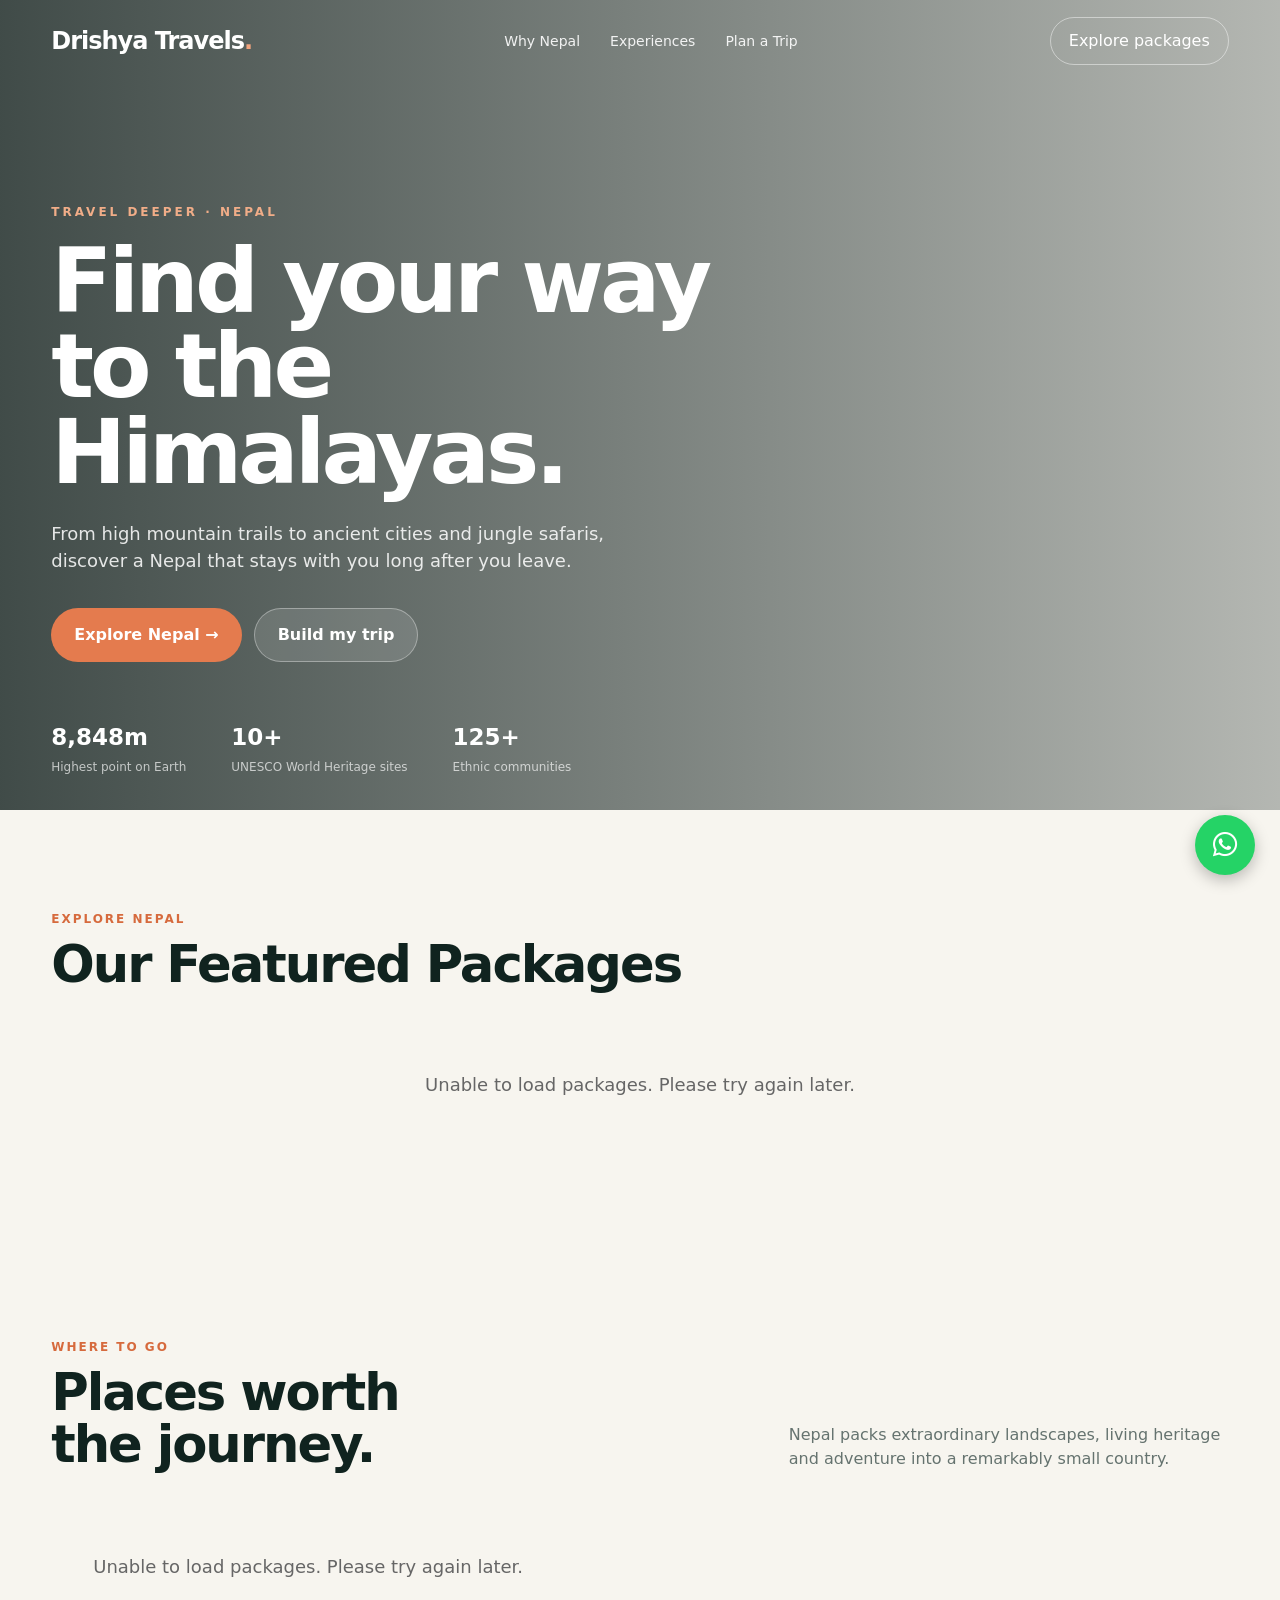
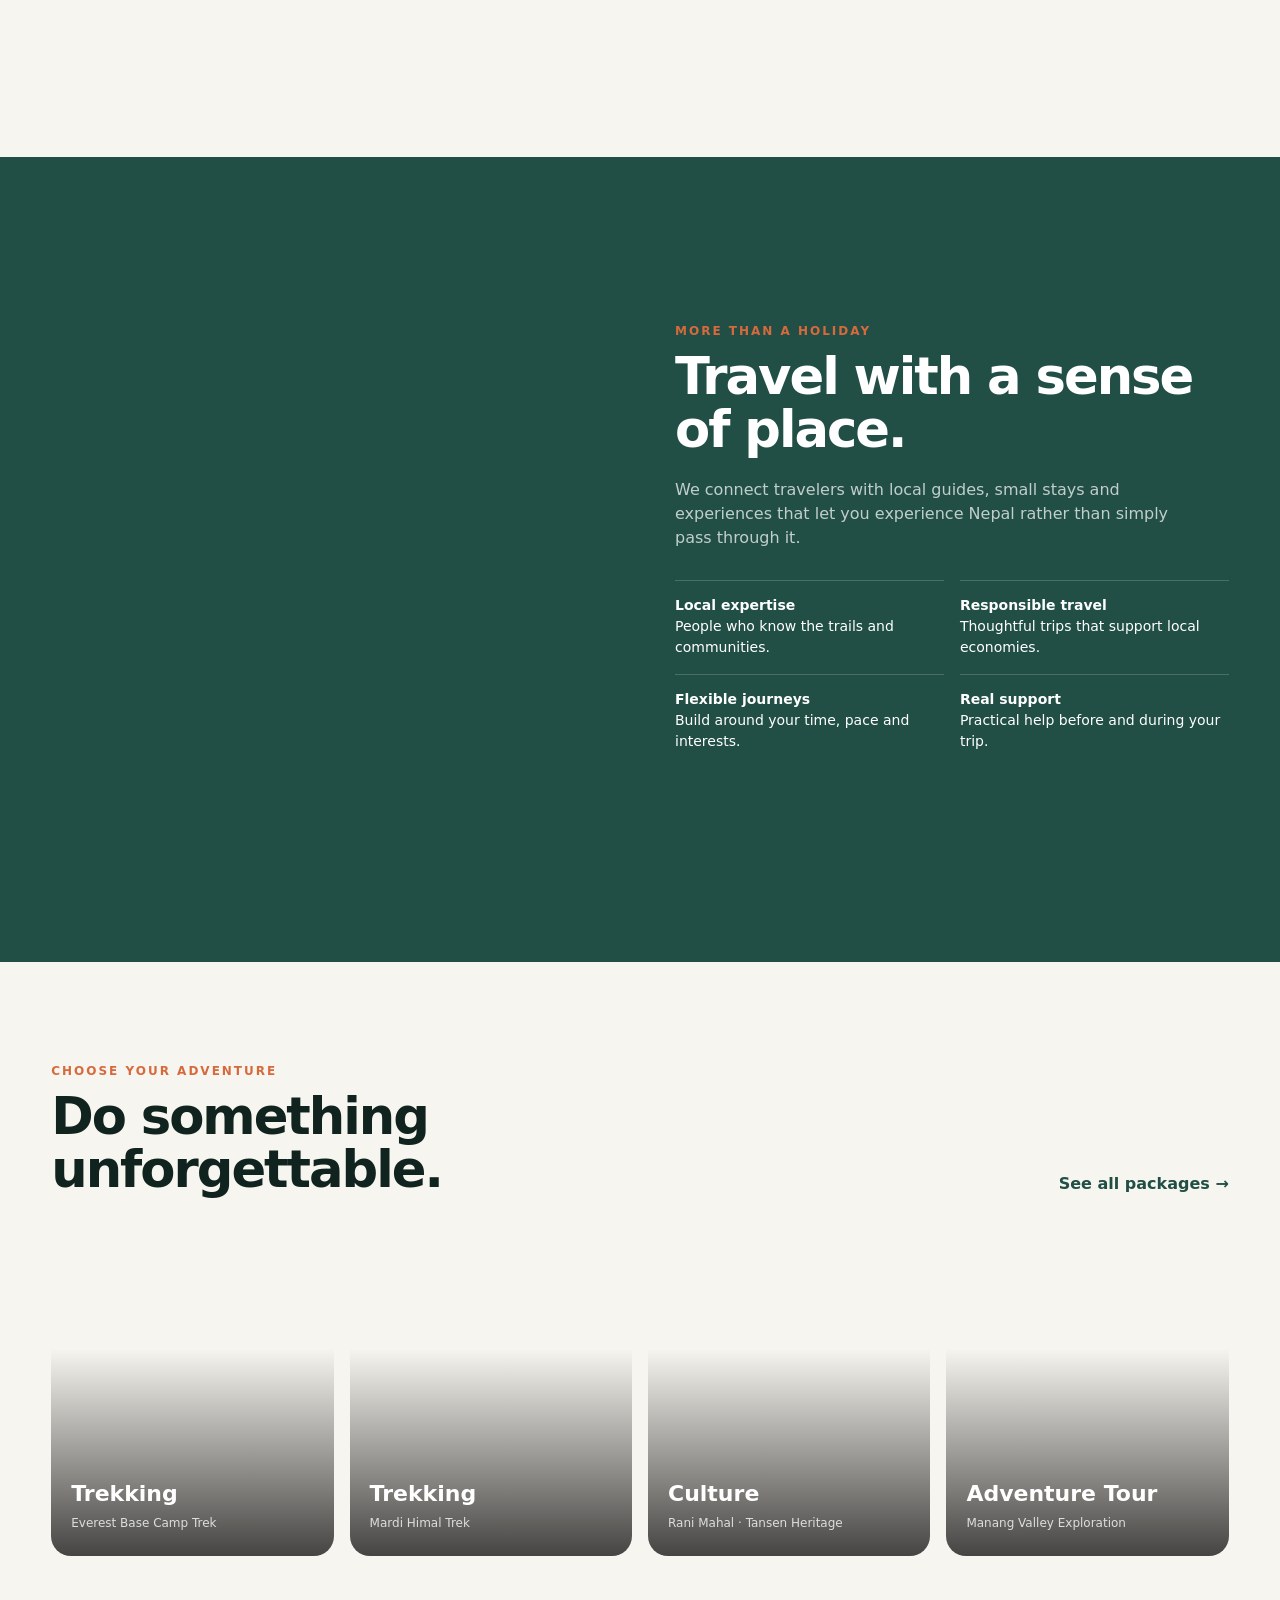
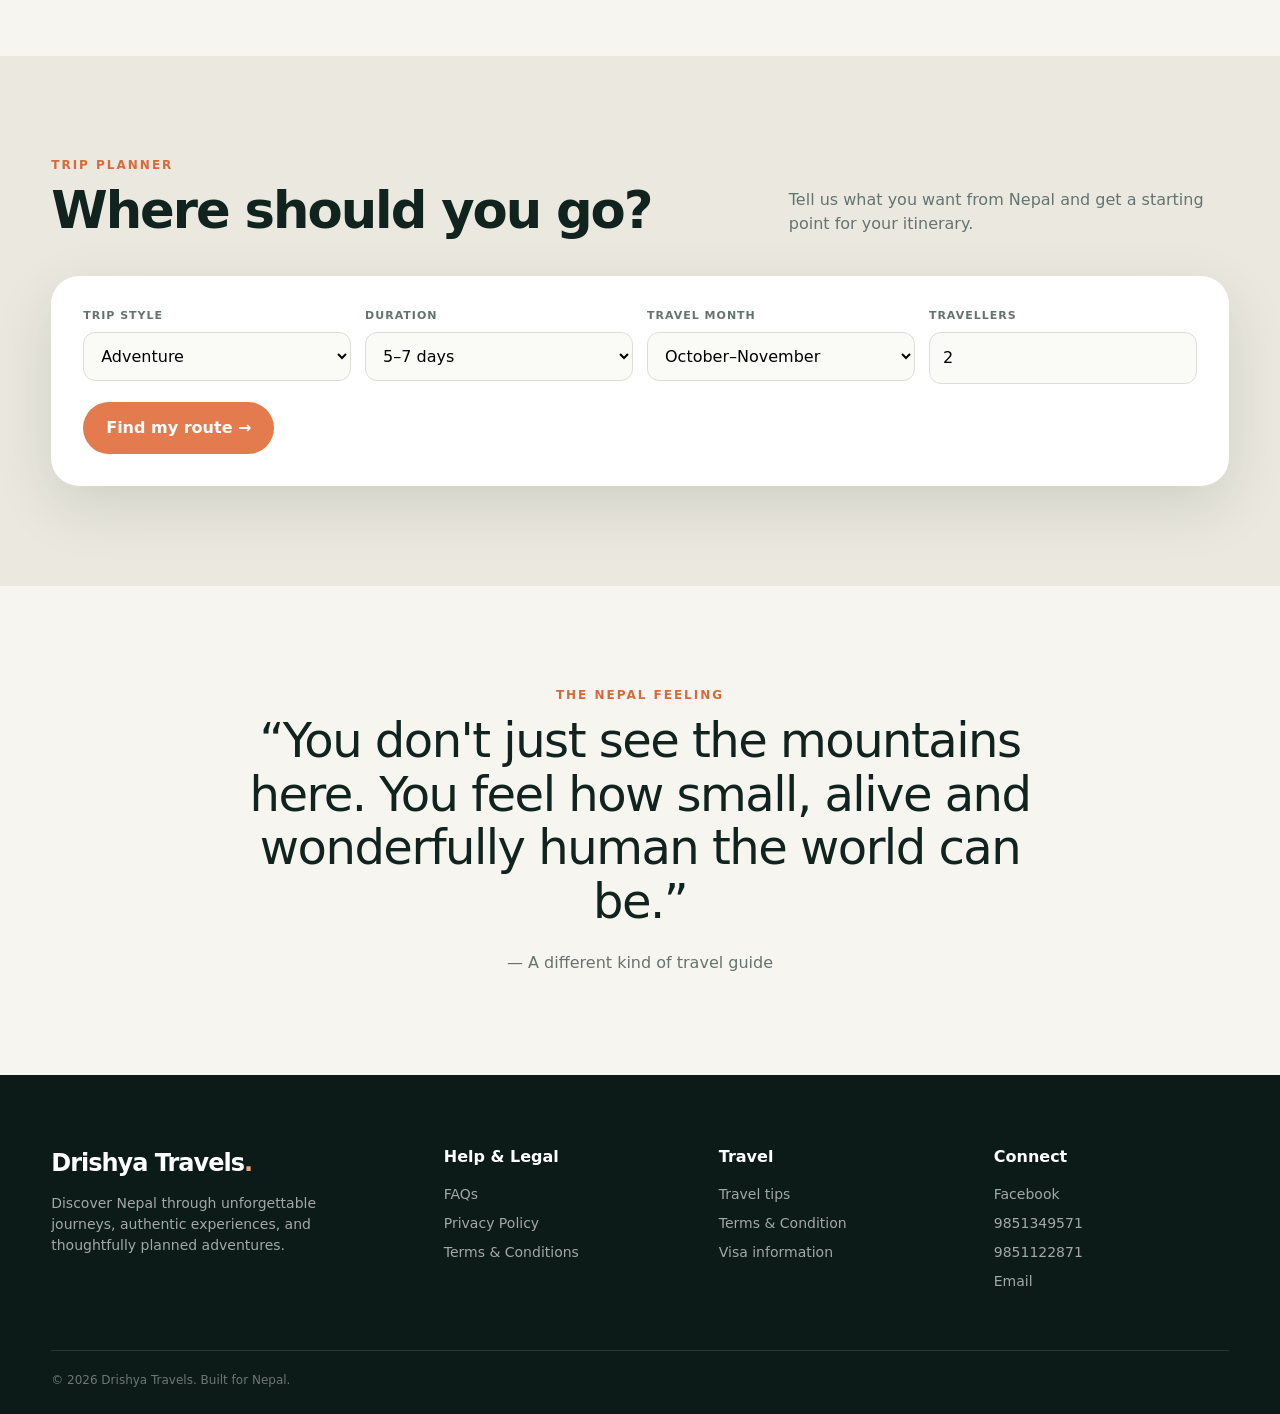
<file: index.html>
<!DOCTYPE html>
<html lang="en">
<head>
<meta charset="UTF-8">
<meta name="viewport" content="width=device-width, initial-scale=1.0">
<title>Drishya Travels — Book trips in Nepal</title>
<meta name="description" content="Discover Nepal's mountains, culture, wildlife and unforgettable journeys.">
<link rel="stylesheet" href="css/global.css">
<link rel="stylesheet" href="css/home.css">
<link rel="stylesheet" href="https://cdnjs.cloudflare.com/ajax/libs/font-awesome/6.7.2/css/all.min.css">
</head>

<body>
  
  <!-- =========================
     PAGE PRELOADER
========================= -->

<div class="preloader" id="preloader">

  <div class="preloader-content">

    <div class="preloader-logo">
      Drishya Travels<span>.</span>
    </div>

    <div class="mountain-loader">
      <span></span>
      <span></span>
      <span></span>
    </div>

    <p>Discovering Nepal...</p>

  </div>

</div>

<header class="nav">
  <div class="container nav-inner">

    <a class="logo" href="index.html">
      Drishya Travels<span>.</span>
    </a>

    <nav class="links">
      <a href="#about">Why Nepal</a>
      <a href="#experiences">Experiences</a>
      <a href="#planner">Plan a Trip</a>
    </nav>

    <a class="nav-btn" href="packages.html">
      Explore packages
    </a>

    <button
      class="menu"
      id="mobileMenuBtn"
      aria-label="Open menu">
      ☰
    </button>

  </div>
</header>


<main>

<!-- =========================
     HERO
========================= -->

<section class="hero">

  <div class="container">
    <div class="hero-content">

      <div class="eyebrow">
        Travel deeper · Nepal
      </div>

      <h1>
        Find your way to the Himalayas.
      </h1>

      <p>
        From high mountain trails to ancient cities and jungle safaris,
        discover a Nepal that stays with you long after you leave.
      </p>

      <div class="actions">

        <a class="btn btn-primary" href="packages.html">
          Explore Nepal →
        </a>

        <a class="btn btn-light" href="#planner">
          Build my trip
        </a>

      </div>

    </div>
  </div>


  <div class="hero-stats">

    <div class="container stats">

      <div class="stat">
        <strong>8,848m</strong>
        <span>Highest point on Earth</span>
      </div>

      <div class="stat">
        <strong>10+</strong>
        <span>UNESCO World Heritage sites</span>
      </div>

      <div class="stat">
        <strong>125+</strong>
        <span>Ethnic communities</span>
      </div>

    </div>

  </div>

</section>
<!-- =========================
     FEATURED PACKAGES
========================= -->

<section class="featured-packages">

  <div class="container">

    <div class="featured-head">

      <div>
        <div class="kicker">
          Explore Nepal
        </div>

        <h2>
          Our Featured Packages
        </h2>
      </div>
    </div>

    <!-- Django/API packages will be inserted here -->
    <div class="featured-grid" id="featured-packages-container"></div>

  </div>

</section>
<!-- =========================
     PACKAGES / DESTINATIONS
========================= -->

<section class="section" id="destinations">

  <div class="container">

    <div class="section-head">

      <div>
        <div class="kicker">
          Where to go
        </div>

        <h2>
          Places worth<br>
          the journey.
        </h2>
      </div>

      <p>
        Nepal packs extraordinary landscapes, living heritage and
        adventure into a remarkably small country.
      </p>

    </div>



    <div class="carousel-wrapper">

        <!-- LEFT ARROW -->
        <button
            class="carousel-btn prev"
            id="prevBtn"
            type="button"
            aria-label="Previous packages">
            &#8592;
        </button>


        <!--
            Package cards are NOT hardcoded here.

            JavaScript will load packages from:

            GET /api/packages

            and insert the generated cards into
            this container.
        -->
        <div
            class="places-carousel"
            id="packages-container">
        </div>


        <!-- RIGHT ARROW -->
        <button
            class="carousel-btn next"
            id="nextBtn"
            type="button"
            aria-label="Next packages">
            &#8594;
        </button>

    </div>
<!-- PAGINATION -->
<div class="carousel-pagination" id="packagesPagination"></div>
</section>


<!-- =========================
     ABOUT
========================= -->

<section class="section feature" id="about">

  <div class="container feature-grid">

    <div class="feature-img"></div>

    <div>

      <div class="kicker">
        More than a holiday
      </div>

      <h2>
        Travel with a sense of place.
      </h2>

      <p>
        We connect travelers with local guides, small stays and
        experiences that let you experience Nepal rather than
        simply pass through it.
      </p>

      <div class="feature-list">

        <div>
          <strong>Local expertise</strong>
          <br>
          People who know the trails and communities.
        </div>

        <div>
          <strong>Responsible travel</strong>
          <br>
          Thoughtful trips that support local economies.
        </div>

        <div>
          <strong>Flexible journeys</strong>
          <br>
          Build around your time, pace and interests.
        </div>

        <div>
          <strong>Real support</strong>
          <br>
          Practical help before and during your trip.
        </div>

      </div>

    </div>

  </div>

</section>


<!-- =========================
     EXPERIENCES
========================= -->

<section class="section" id="experiences">

  <div class="container">

    <div class="section-head">

      <div>

        <div class="kicker">
          Choose your adventure
        </div>

        <h2>
          Do something<br>
          unforgettable.
        </h2>

      </div>

      <a class="link" href="packages.html">
        See all packages →
      </a>

    </div>


    <div class="experiences">

      <a
        class="exp"
        style="background-image:url('https://images.unsplash.com/photo-1544735716-392fe2489ffa?auto=format&fit=crop&w=900&q=80')"
        href="package.html?id=everest-base-camp">

        <div class="exp-content">

          <h3>
            Trekking
          </h3>

          <span>
            Everest Base Camp Trek
          </span>

        </div>

      </a>


      <a
        class="exp"
        style="background-image:url('https://images.unsplash.com/photo-1527631746610-bca00a040d60?auto=format&fit=crop&w=900&q=80')"
        href="package.html?id=mardi-trek">

        <div class="exp-content">

          <h3>
            Trekking
          </h3>

          <span>
            Mardi Himal Trek
          </span>

        </div>

      </a>


      <a
        class="exp"
        style="background-image:url('https://images.unsplash.com/photo-1605649487212-47bdab064df7?auto=format&fit=crop&w=900&q=80')"
        href="package.html?id=rani-mahal">

        <div class="exp-content">

          <h3>
            Culture
          </h3>

          <span>
            Rani Mahal · Tansen Heritage
          </span>

        </div>

      </a>


      <a
        class="exp"
        style="background-image:url('https://images.unsplash.com/photo-1533130061792-64b345e4a833?auto=format&fit=crop&w=900&q=80')"
        href="package.html?id=manang">

        <div class="exp-content">

          <h3>
            Adventure Tour
          </h3>

          <span>
            Manang Valley Exploration
          </span>

        </div>

      </a>

    </div>

  </div>

</section>


<!-- =========================
     TRIP PLANNER
========================= -->

<section class="section planner" id="planner">

  <div class="container">

    <div class="section-head">

      <div>

        <div class="kicker">
          Trip planner
        </div>

        <h2>
          Where should you go?
        </h2>

      </div>

      <p>
        Tell us what you want from Nepal and get a starting point
        for your itinerary.
      </p>

    </div>


    <div class="planner-box">

      <div class="form-grid">

        <div class="field">

          <label>
            Trip style
          </label>

          <select id="style">

            <option>
              Adventure
            </option>

            <option>
              Culture
            </option>

            <option>
              Relaxed
            </option>

            <option>
              Wildlife
            </option>

          </select>

        </div>


        <div class="field">

          <label>
            Duration
          </label>

          <select id="days">

            <option value="6">5–7 days</option>

            <option value="10">8–12 days</option>

            <option value="15">13–18 days</option>

            <option value="20">18+ days</option>

          </select>

        </div>


        <div class="field">

          <label>
            Travel month
          </label>

          <select id="month">

            <option>
              October–November
            </option>

            <option>
              December–February
            </option>

            <option>
              March–May
            </option>

            <option>
              June–September
            </option>

          </select>

        </div>


        <div class="field">

          <label>
            Travellers
          </label>

          <input
            id="people"
            type="number"
            min="1"
            value="2">

        </div>

      </div>


      <button
        class="btn btn-primary"
        id="planTripBtn"
        style="margin-top:18px">

        Find my route →

      </button>


      <div
        class="planner-result"
        id="result">
      </div>

    </div>

  </div>

</section>


<!-- =========================
     QUOTE
========================= -->

<section class="section">

  <div class="container quote">

    <div class="kicker">
      The Nepal feeling
    </div>

    <blockquote>
      “You don't just see the mountains here. You feel how small,
      alive and wonderfully human the world can be.”
    </blockquote>

    <cite>
      — A different kind of travel guide
    </cite>

  </div>

</section>

</main>


<!-- =========================
     FOOTER
========================= -->

<footer>

  <div class="container">

    <div class="footer-grid">

      <div>

        <div class="logo">
          Drishya Travels<span>.</span>
        </div>

        <p style="margin-top:12px;max-width:300px">
          Discover Nepal through unforgettable journeys, authentic experiences, and thoughtfully planned adventures.
        </p>

      </div>


      <div>

        <h4>
          Help & Legal
        </h4>

        <a href="faq.html">
          FAQs
        </a>

        <a href="privacy-policy.html">
          Privacy Policy
        </a>

        <a href="terms-and-conditions.html">
          Terms & Conditions
        </a>

      </div>


      <div>

        <h4>
          Travel
        </h4>

        <a href="travel-tips.html">
          Travel tips
        </a>

        <a href="terms-and-conditions.html">
          Terms & Condition
        </a>

        <a href="visa-information.html">
          Visa information
        </a>

      </div>


      <div>

        <h4>
          Connect
        </h4>

        <a href="https://www.facebook.com/share/1EnaUqG3Lr/" target="_blank">
          Facebook
        </a>

        <a href="tel:+9779851349571">
          9851349571
        </a>

        <a href="tel:+9779851122871">
          9851122871
        </a>

        <a href="mailto:drishyatravels111@gmail.com">
          Email
        </a>

      </div>

    </div>


    <div class="copyright">
      © 2026 Drishya Travels. Built for Nepal.
    </div>

  </div>

</footer>


<!--whatsapp fixed botton -->

<a
  href="https://wa.me/9851349571?text=Hello%2C%20I%20am%20interested%20in%20your%20travel%20packages."
  class="whatsapp-button"
  target="_blank"
  rel="noopener noreferrer"
  aria-label="Chat with us on WhatsApp"
>
  <i class="fa-brands fa-whatsapp"></i>
</a>

<!-- =========================
     JAVASCRIPT
========================= -->

<script>
window.addEventListener("load", function(){

  const preloader = document.getElementById("preloader");

  setTimeout(() => {
    preloader.classList.add("loaded");
  }, 500);

});
</script>
<script src="js/main.js"></script>

</body>
</html>
</file>
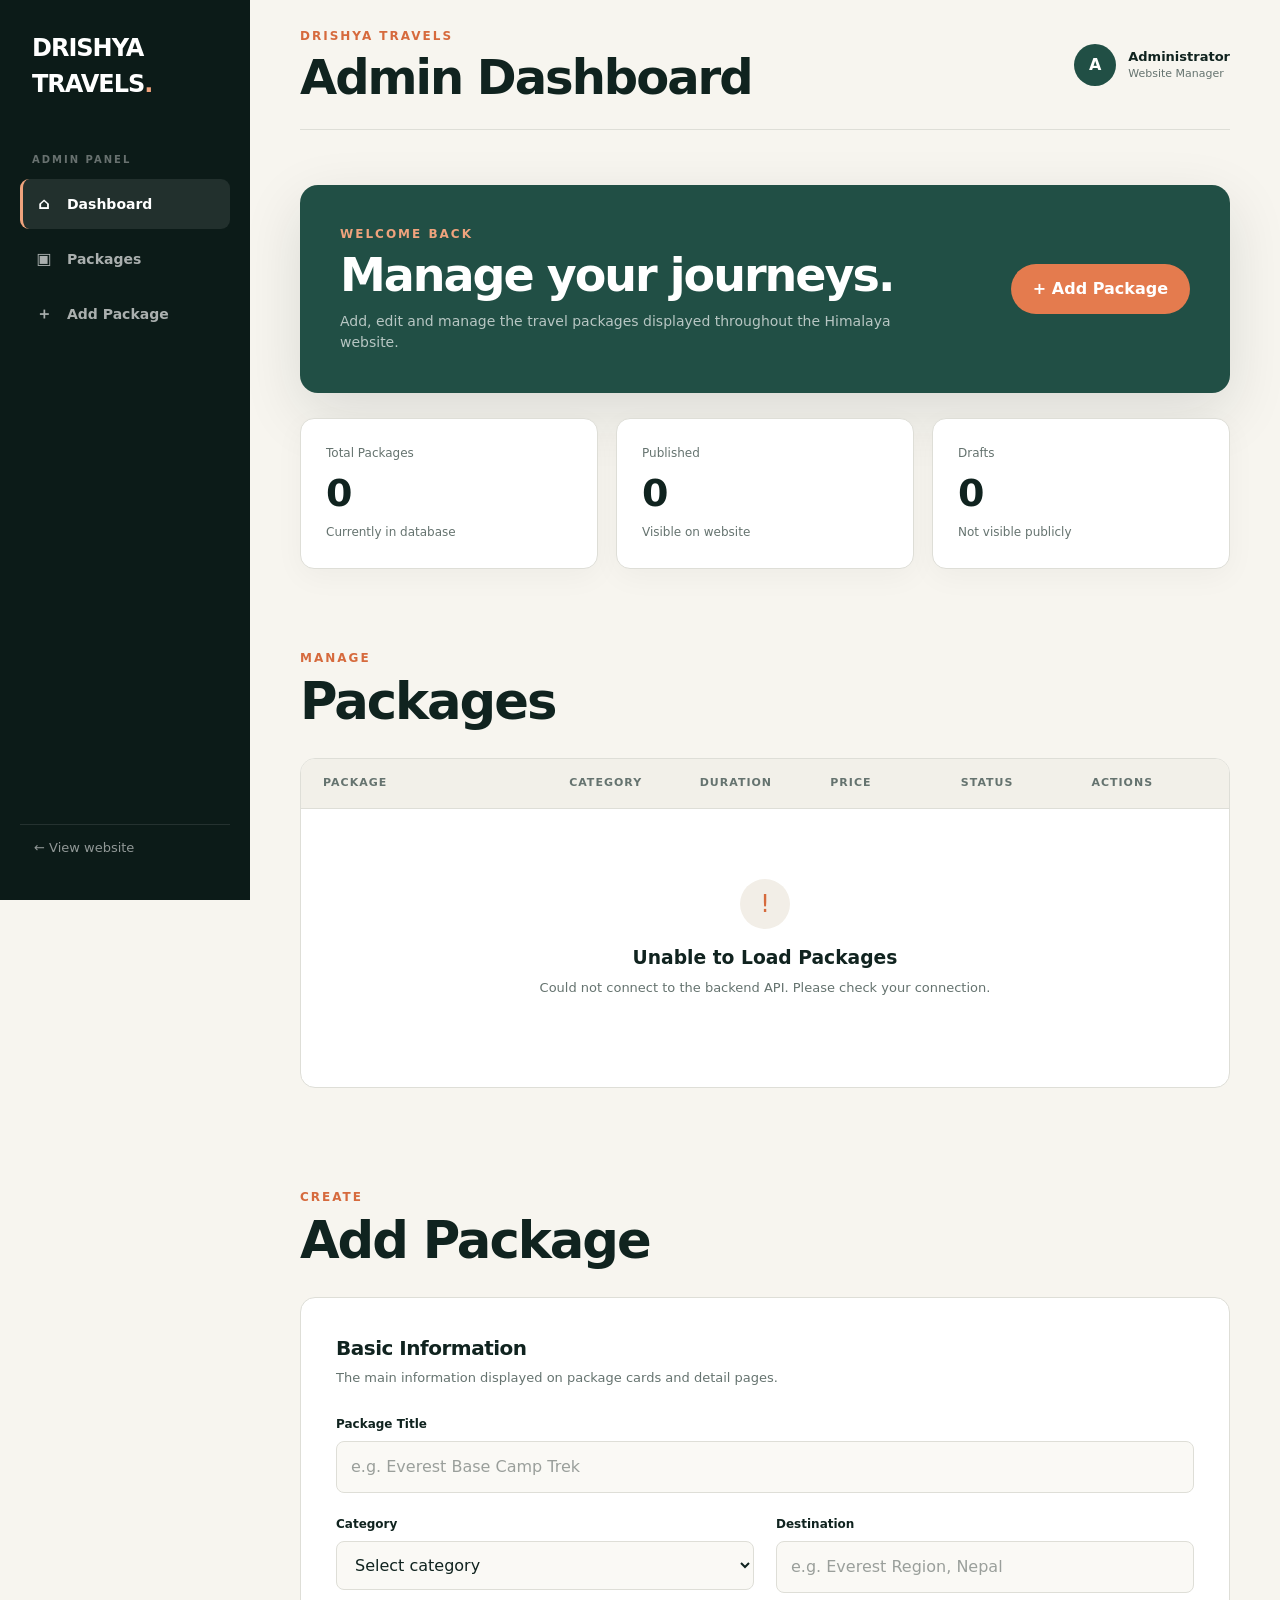
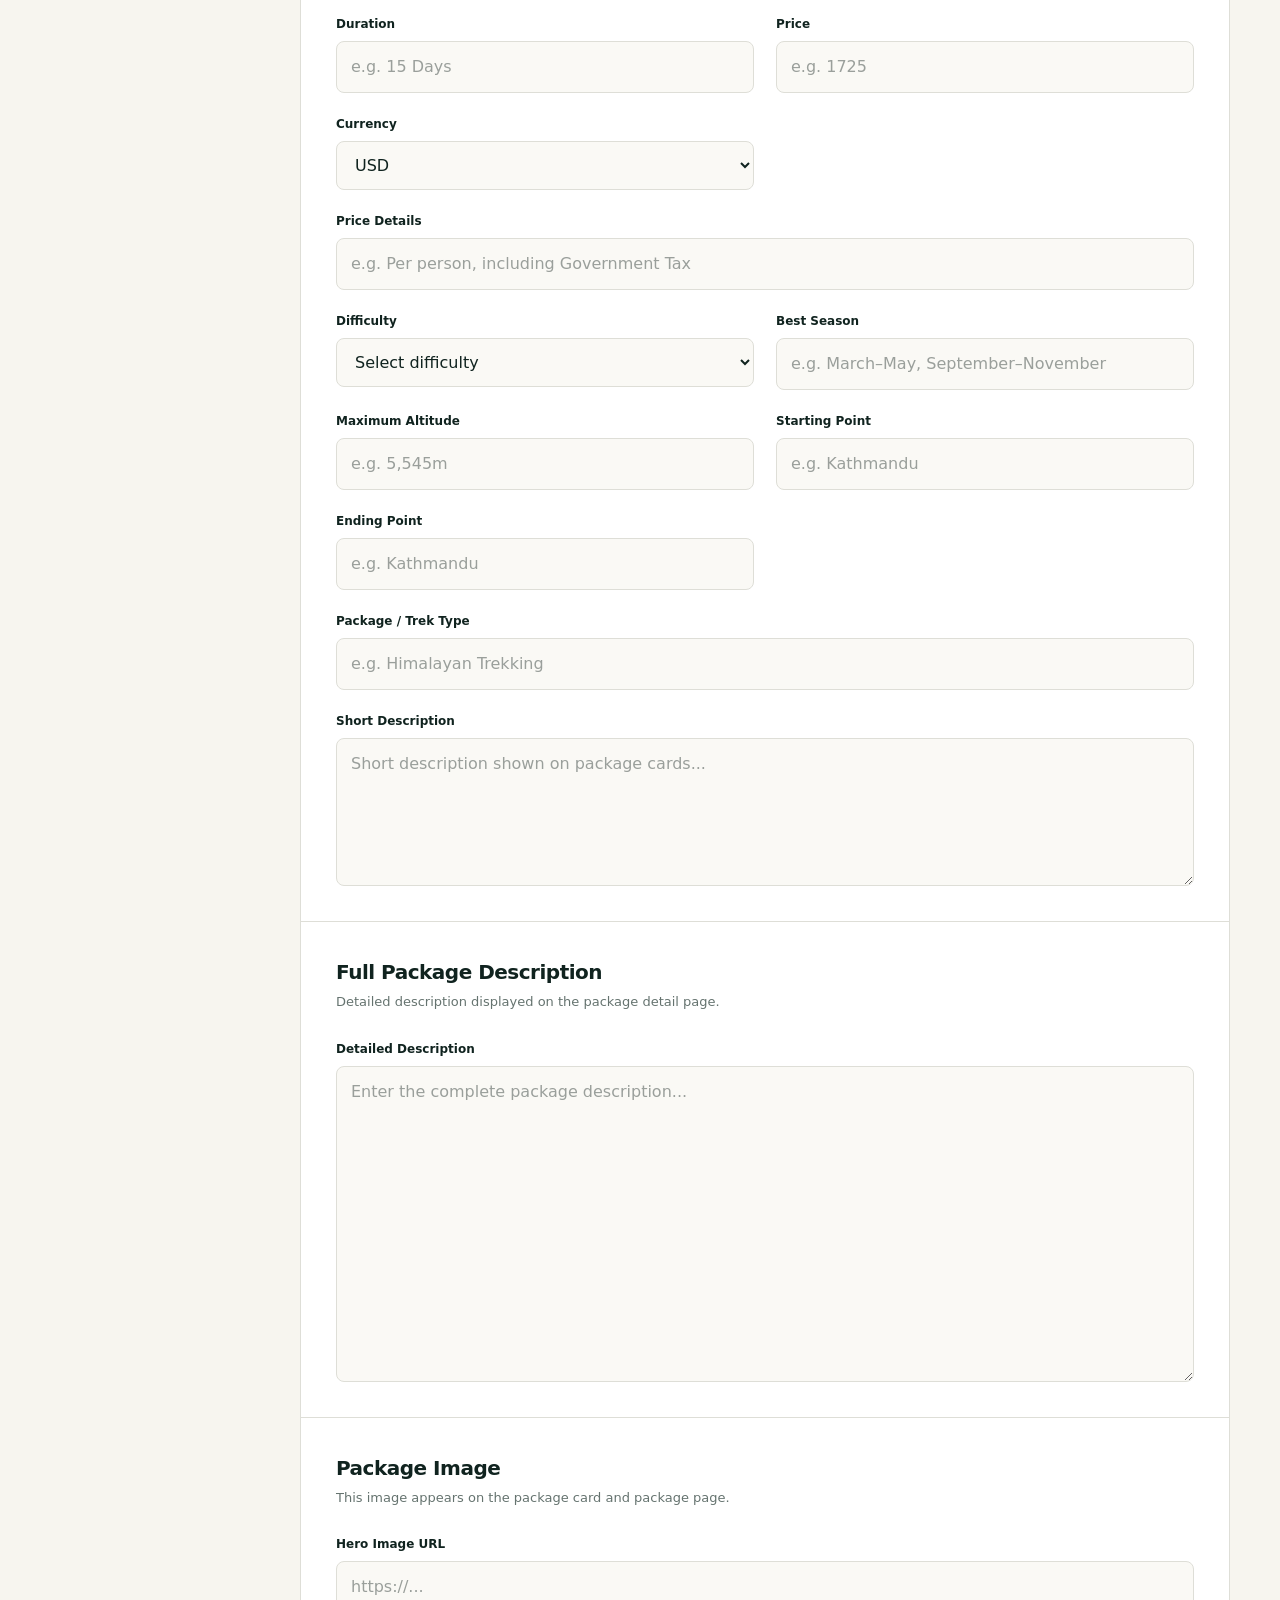
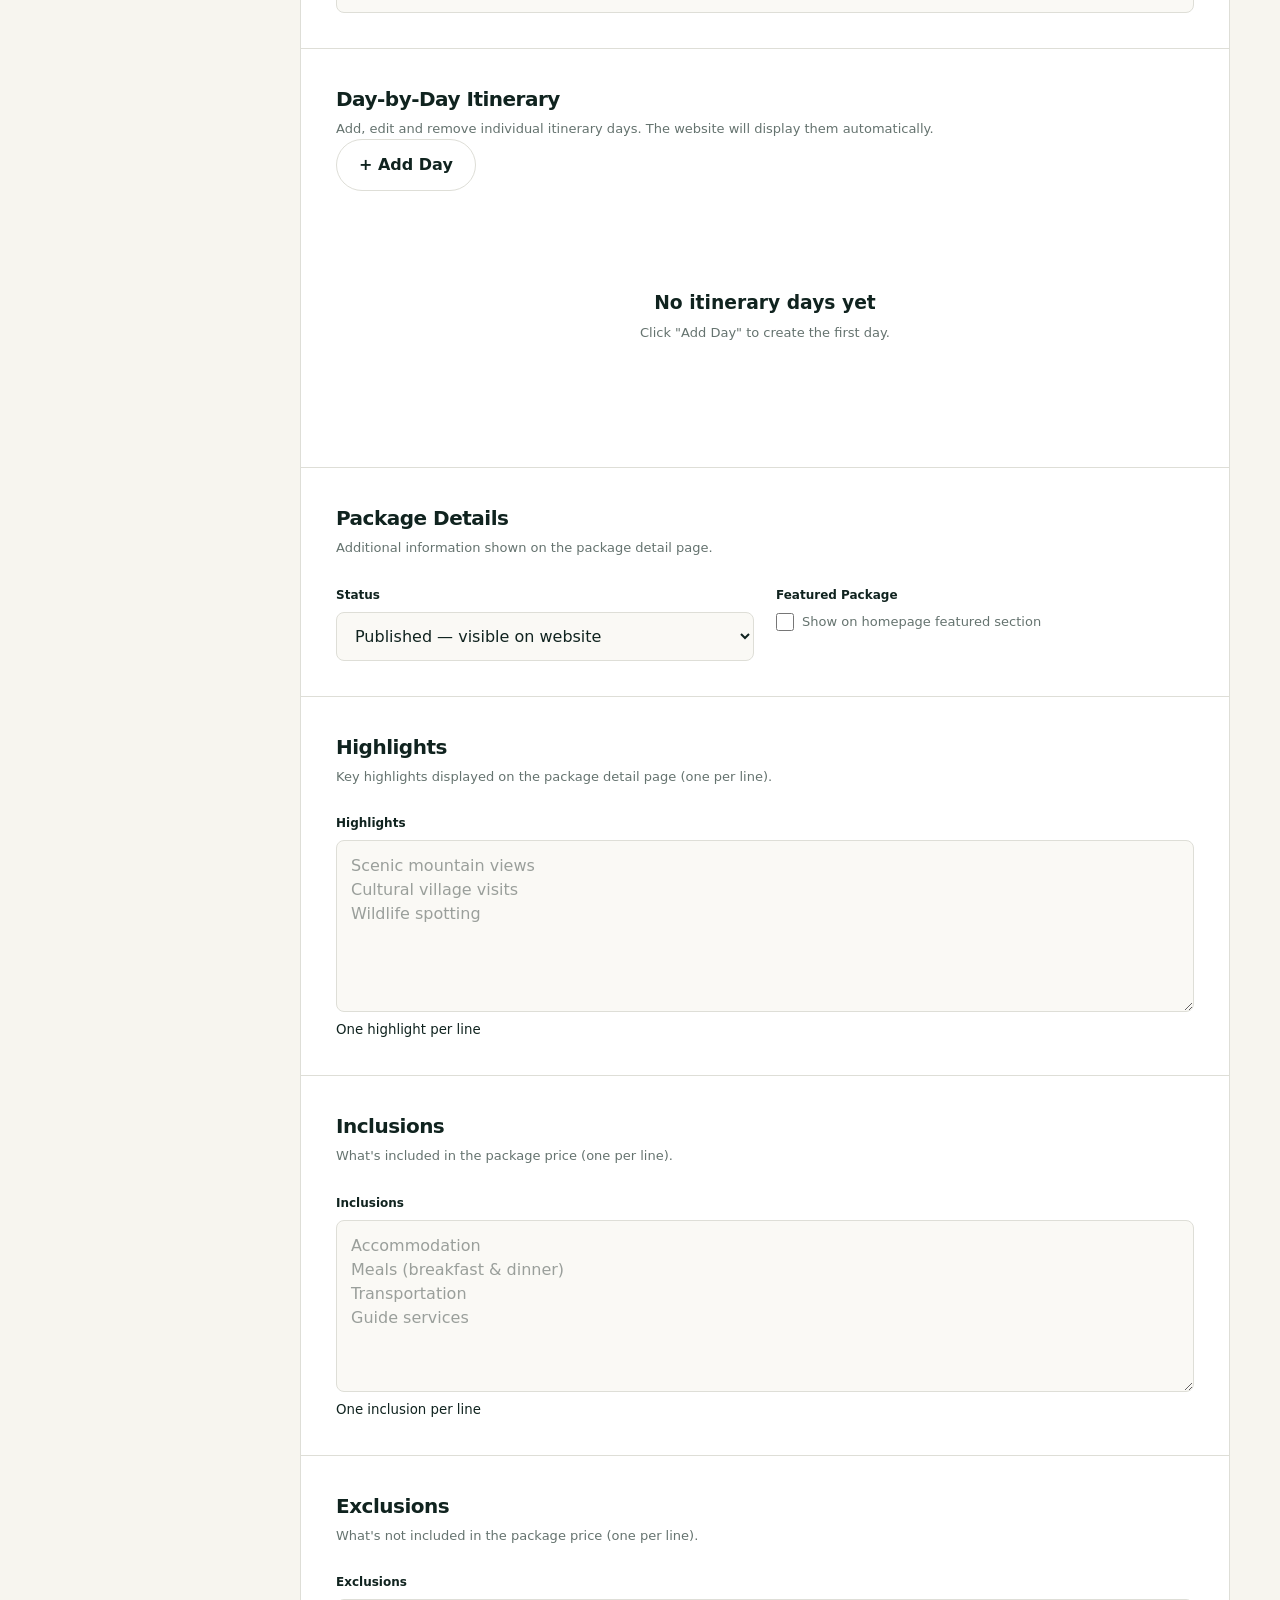
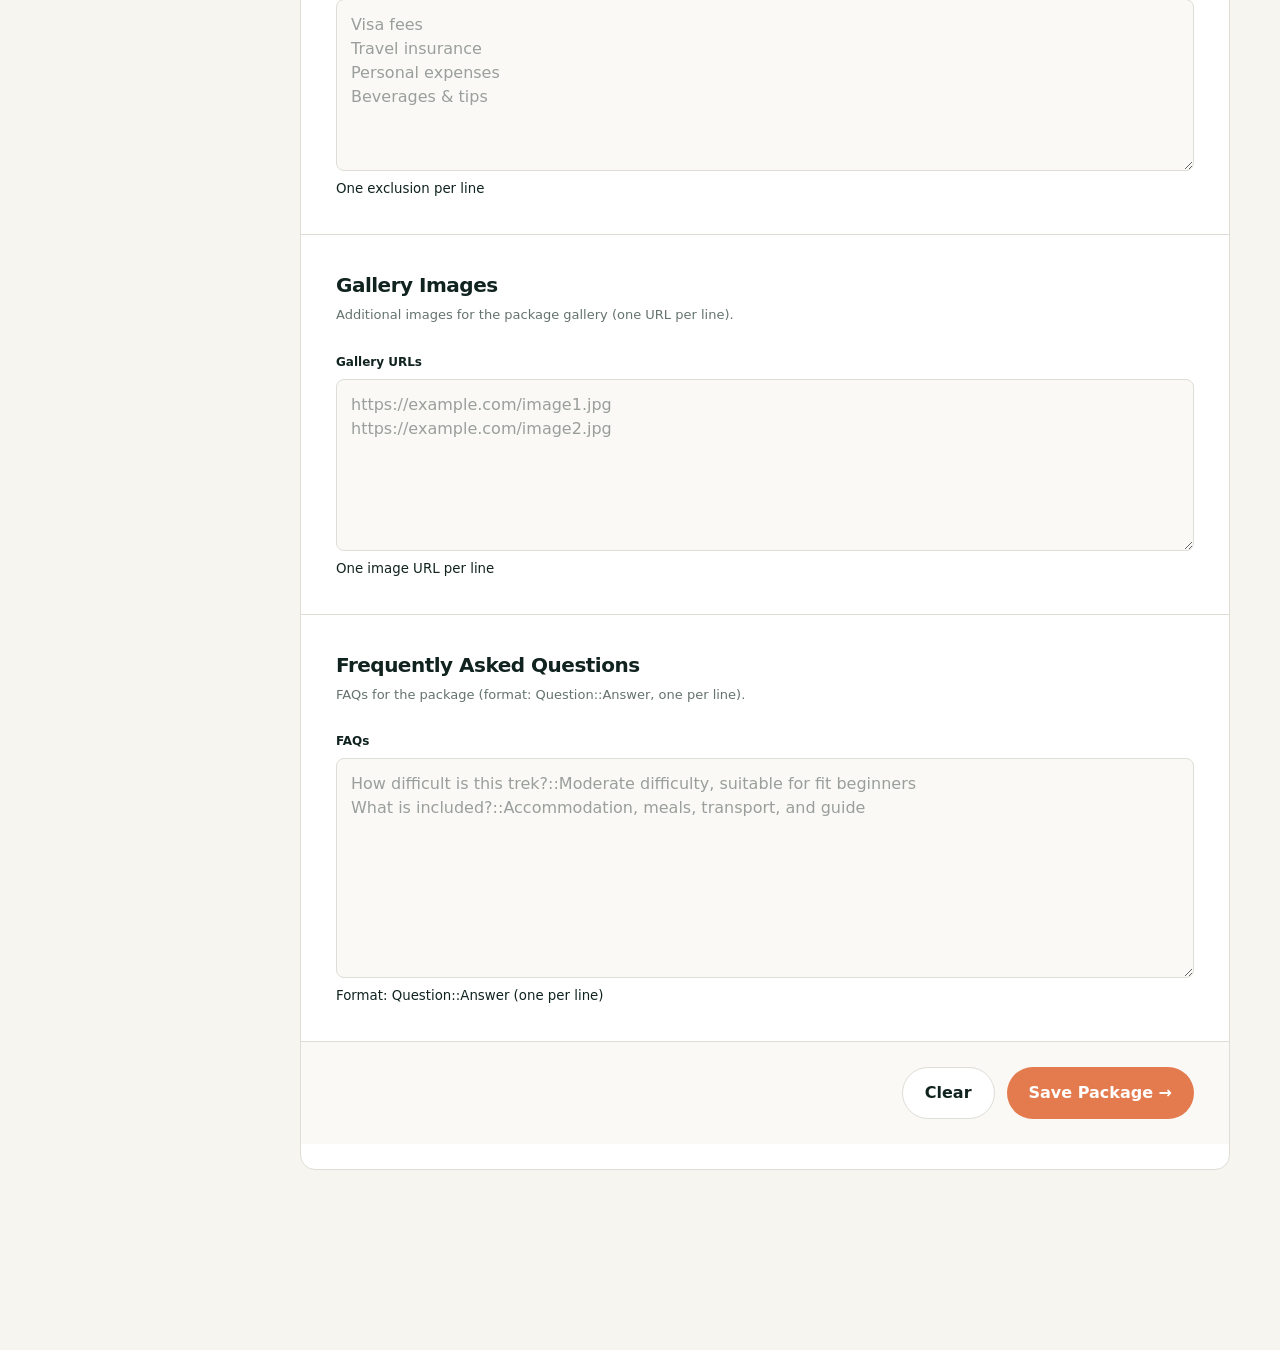
<file: admin/index.html>
<!DOCTYPE html>
<html lang="en">

<head>
  <meta charset="UTF-8">
  <meta name="viewport" content="width=device-width, initial-scale=1.0">

  <title>Drishya Travels — Admin</title>

  <link rel="stylesheet" href="css/style.css">
  <!-- TODO: [Critical/Security] No authentication - admin panel accessible without login. Implement auth before production. -->
  <!-- TODO: [Medium/Code Quality] Consider moving inline script (preloader) to js/utils.js or separate module -->
</head>

<body>
  <!-- =========================
     PAGE PRELOADER
========================= -->

  <div class="preloader" id="preloader">

    <div class="preloader-content">

      <div class="preloader-logo">
        Drishya Travels<span>.</span>
      </div>

      <div class="mountain-loader">
        <span></span>
        <span></span>
        <span></span>
      </div>

      <p>Discovering Nepal...</p>

    </div>

  </div>
  <div class="admin-layout">

    <!-- SIDEBAR -->

    <aside class="sidebar">

      <div class="sidebar-logo">
        DRISHYA TRAVELS<span>.</span>
      </div>

      <div class="sidebar-label">
        ADMIN PANEL
      </div>

      <nav class="sidebar-nav">

        <a href="#dashboard" class="nav-item active">
          <span class="nav-icon">⌂</span>
          Dashboard
        </a>

        <a href="#packages" class="nav-item">
          <span class="nav-icon">▣</span>
          Packages
        </a>

        <a href="#add-package" class="nav-item">
          <span class="nav-icon">＋</span>
          Add Package
        </a>

      </nav>

      <div class="sidebar-bottom">

        <a href="../index.html" class="back-site">
          ← View website
        </a>

      </div>

    </aside>


    <!-- MAIN -->

    <main class="admin-main">

      <!-- TOP BAR -->

      <header class="admin-header">

        <div>

          <div class="kicker">
            Drishya Travels
          </div>

          <h1>
            Admin Dashboard
          </h1>

        </div>

        <div class="admin-user">

          <div class="user-avatar">
            A
          </div>

          <div>
            <strong>
              Administrator
            </strong>

            <span>
              Website Manager
            </span>
          </div>

        </div>

      </header>


      <!-- DASHBOARD -->

      <section id="dashboard" class="dashboard-section">

        <div class="welcome">

          <div>

            <div class="kicker">
              Welcome back
            </div>

            <h2>
              Manage your journeys.
            </h2>

            <p>
              Add, edit and manage the travel packages
              displayed throughout the Himalaya website.
            </p>

          </div>

          <a href="#add-package" class="btn btn-primary">
            + Add Package
          </a>

        </div>


        <!-- STAT CARDS -->

        <div class="stats-grid">

          <div class="stat-card">

            <div class="stat-label">
              Total Packages
            </div>

            <strong id="totalPackages">
              0
            </strong>

            <span>
              Currently in database
            </span>

          </div>


          <div class="stat-card">

            <div class="stat-label">
              Published
            </div>

            <strong id="publishedPackages">
              0
            </strong>

            <span>
              Visible on website
            </span>

          </div>


          <div class="stat-card">

            <div class="stat-label">
              Drafts
            </div>

            <strong id="draftPackages">
              0
            </strong>

            <span>
              Not visible publicly
            </span>

          </div>


        </div>

      </section>


      <!-- PACKAGES -->

      <section id="packages" class="content-section">

        <div class="section-title">

          <div>

            <div class="kicker">
              Manage
            </div>

            <h2>
              Packages
            </h2>

          </div>

        </div>


        <div id="packageCards" class="package-cards"></div>

        <div class="package-table">

          <div class="table-header">

            <span>
              Package
            </span>

            <span>
              Category
            </span>

            <span>
              Duration
            </span>

            <span>
              Price
            </span>

            <span>
              Status
            </span>

            <span>
              Actions
            </span>

          </div>


          <div id="packageList">

            <div class="empty-state">

              <div class="empty-icon">
                +
              </div>

              <h3>
                No packages yet
              </h3>

              <p>
                Add your first package to get started.
              </p>

              <a href="#add-package" class="btn btn-primary">
                Add Package
              </a>

            </div>

          </div>

        </div>

      </section>
      <!-- ADD PACKAGE -->

      <section id="add-package" class="content-section">

        <div class="section-title">
          <div>
            <div class="kicker">Create</div>
            <h2>Add Package</h2>
          </div>
        </div>

        <form id="packageForm" class="package-form">

          <!-- BASIC INFORMATION -->
          <div class="form-section">
            <div class="form-section-heading">
              <div>
                <h3>Basic Information</h3>
                <p>The main information displayed on package cards and detail pages.</p>
              </div>
            </div>

            <div class="form-grid">

              <div class="field field-full">
                <label for="title">Package Title</label>
                <input id="title" name="title" type="text" placeholder="e.g. Everest Base Camp Trek" required>
              </div>

              <div class="field">
                <label for="category">Category</label>
                <select id="category" name="category" required>
                  <option value="">Select category</option>
                  <option value="Trekking">Trekking</option>
                  <option value="Adventure">Adventure</option>
                  <option value="Heritage">Heritage</option>
                  <option value="Culture">Culture</option>
                  <option value="Wildlife">Wildlife</option>
                  <option value="Tours">Tours</option>
                </select>
              </div>

              <div class="field">
                <label for="destination">Destination</label>
                <input id="destination" name="destination" type="text" placeholder="e.g. Everest Region, Nepal"
                  required>
              </div>

              <div class="field">
                <label for="duration">Duration</label>
                <input id="duration" name="duration" type="text" placeholder="e.g. 15 Days" required>
              </div>

              <div class="field">
                <label for="price">Price</label>
                <input id="price" name="price" type="text" placeholder="e.g. 1725" required>
              </div>

              <div class="field">
                <label for="currency">Currency</label>
                <select id="currency" name="currency">
                  <option value="USD">USD</option>
                  <option value="NPR">NPR</option>
                  <option value="EUR">EUR</option>
                  <option value="GBP">GBP</option>
                  <option value="INR">INR</option>
                </select>
              </div>

              <div class="field field-full">
                <label for="priceDetails">Price Details</label>
                <input id="priceDetails" name="priceDetails" type="text"
                  placeholder="e.g. Per person, including Government Tax">
              </div>

              <div class="field">
                <label for="difficulty">Difficulty</label>
                <select id="difficulty" name="difficulty">
                  <option value="">Select difficulty</option>
                  <option value="Easy">Easy</option>
                  <option value="Moderate">Moderate</option>
                  <option value="Challenging">Challenging</option>
                </select>
              </div>

              <div class="field">
                <label for="bestSeason">Best Season</label>
                <input id="bestSeason" name="bestSeason" type="text" placeholder="e.g. March–May, September–November">
              </div>

              <div class="field">
                <label for="maxAltitude">Maximum Altitude</label>
                <input id="maxAltitude" name="maxAltitude" type="text" placeholder="e.g. 5,545m">
              </div>

              <div class="field">
                <label for="startPoint">Starting Point</label>
                <input id="startPoint" name="startPoint" type="text" placeholder="e.g. Kathmandu">
              </div>

              <div class="field">
                <label for="endPoint">Ending Point</label>
                <input id="endPoint" name="endPoint" type="text" placeholder="e.g. Kathmandu">
              </div>

              <div class="field field-full">
                <label for="packageType">Package / Trek Type</label>
                <input id="packageType" name="packageType" type="text" placeholder="e.g. Himalayan Trekking">
              </div>

              <div class="field field-full">
                <label for="description">Short Description</label>
                <textarea id="description" name="description" rows="5"
                  placeholder="Short description shown on package cards..." required></textarea>
              </div>

            </div>
          </div>


          <!-- FULL DESCRIPTION -->
          <div class="form-section">
            <div class="form-section-heading">
              <div>
                <h3>Full Package Description</h3>
                <p>Detailed description displayed on the package detail page.</p>
              </div>
            </div>

            <div class="field">
              <label for="fullDescription">Detailed Description</label>
              <textarea id="fullDescription" name="fullDescription" rows="12"
                placeholder="Enter the complete package description..."></textarea>
            </div>
          </div>


          <!-- IMAGE -->
          <div class="form-section">
            <div class="form-section-heading">
              <div>
                <h3>Package Image</h3>
                <p>This image appears on the package card and package page.</p>
              </div>
            </div>

            <div class="field">
              <label for="heroImage">Hero Image URL</label>
              <input id="heroImage" name="heroImage" type="url" placeholder="https://..." required>
            </div>

            <div id="imagePreview" class="image-preview"></div>
          </div>


          <!-- ITINERARY -->
          <div class="form-section">
            <div class="form-section-heading">
              <div>
                <h3>Day-by-Day Itinerary</h3>
                <p>Add, edit and remove individual itinerary days. The website will display them automatically.</p>
              </div>

              <button type="button" id="addDayBtn" class="btn btn-secondary">
                + Add Day
              </button>
            </div>

            <div id="itineraryList" class="itinerary-list"></div>

            <div id="itineraryEmpty" class="empty-state">
              <h3>No itinerary days yet</h3>
              <p>Click "Add Day" to create the first day.</p>
            </div>
          </div>


          <!-- PACKAGE DETAILS -->
          <div class="form-section">
            <div class="form-section-heading">
              <div>
                <h3>Package Details</h3>
                <p>Additional information shown on the package detail page.</p>
              </div>
            </div>

            <div class="form-grid">

              <div class="field">
                <label for="status">Status</label>
                <select id="status" name="status">
                  <option value="published">Published — visible on website</option>
                  <option value="draft">Draft — hidden from website</option>
                </select>
              </div>

              <div class="field">
                <label for="isFeatured">Featured Package</label>
                <div class="checkbox-wrapper">
                  <input type="checkbox" id="isFeatured" name="isFeatured" value="1">
                  <span class="checkbox-label">Show on homepage featured section</span>
                </div>
              </div>

            </div>
          </div>

          <!-- HIGHLIGHTS -->
          <div class="form-section">
            <div class="form-section-heading">
              <div>
                <h3>Highlights</h3>
                <p>Key highlights displayed on the package detail page (one per line).</p>
              </div>
            </div>

            <div class="field">
              <label for="highlightsInput">Highlights</label>
              <textarea id="highlightsInput" name="highlightsInput" rows="6"
                placeholder="Scenic mountain views&#10;Cultural village visits&#10;Wildlife spotting"></textarea>
              <small>One highlight per line</small>
            </div>
          </div>

          <!-- INCLUSIONS -->
          <div class="form-section">
            <div class="form-section-heading">
              <div>
                <h3>Inclusions</h3>
                <p>What's included in the package price (one per line).</p>
              </div>
            </div>

            <div class="field">
              <label for="inclusionsInput">Inclusions</label>
              <textarea id="inclusionsInput" name="inclusionsInput" rows="6"
                placeholder="Accommodation&#10;Meals (breakfast & dinner)&#10;Transportation&#10;Guide services"></textarea>
              <small>One inclusion per line</small>
            </div>
          </div>

          <!-- EXCLUSIONS -->
          <div class="form-section">
            <div class="form-section-heading">
              <div>
                <h3>Exclusions</h3>
                <p>What's not included in the package price (one per line).</p>
              </div>
            </div>

            <div class="field">
              <label for="exclusionsInput">Exclusions</label>
              <textarea id="exclusionsInput" name="exclusionsInput" rows="6"
                placeholder="Visa fees&#10;Travel insurance&#10;Personal expenses&#10;Beverages & tips"></textarea>
              <small>One exclusion per line</small>
            </div>
          </div>

          <!-- GALLERY -->
          <div class="form-section">
            <div class="form-section-heading">
              <div>
                <h3>Gallery Images</h3>
                <p>Additional images for the package gallery (one URL per line).</p>
              </div>
            </div>

            <div class="field">
              <label for="galleryInput">Gallery URLs</label>
              <textarea id="galleryInput" name="galleryInput" rows="6"
                placeholder="https://example.com/image1.jpg&#10;https://example.com/image2.jpg"></textarea>
              <small>One image URL per line</small>
            </div>
          </div>

          <!-- FAQS -->
          <div class="form-section">
            <div class="form-section-heading">
              <div>
                <h3>Frequently Asked Questions</h3>
                <p>FAQs for the package (format: Question::Answer, one per line).</p>
              </div>
            </div>

            <div class="field">
              <label for="faqsInput">FAQs</label>
              <textarea id="faqsInput" name="faqsInput" rows="8"
                placeholder="How difficult is this trek?::Moderate difficulty, suitable for fit beginners&#10;What is included?::Accommodation, meals, transport, and guide"></textarea>
              <small>Format: Question::Answer (one per line)</small>
            </div>
          </div>


          <!-- ACTIONS -->
          <div class="form-actions">
            <button type="reset" class="btn btn-secondary">Clear</button>

            <button type="submit" class="btn btn-primary">
              Save Package →
            </button>
          </div>

          <div id="formMessage" class="form-message"></div>

        </form>

      </section>

    </main>

  </div>


  <!-- =========================
     JAVASCRIPT
========================= -->

  <script>
    window.addEventListener("load", function () {

      const preloader = document.getElementById("preloader");

      setTimeout(() => {
        preloader.classList.add("loaded");
      }, 500);

    });
  </script>

  <!-- The public package detail page can use the same stored package object.
     admin.js exposes window.getStoredPackages() for other pages. -->

  <script src="js/utils.js"></script>
  <script src="js/script.js"></script>

</body>

</html>
</file>
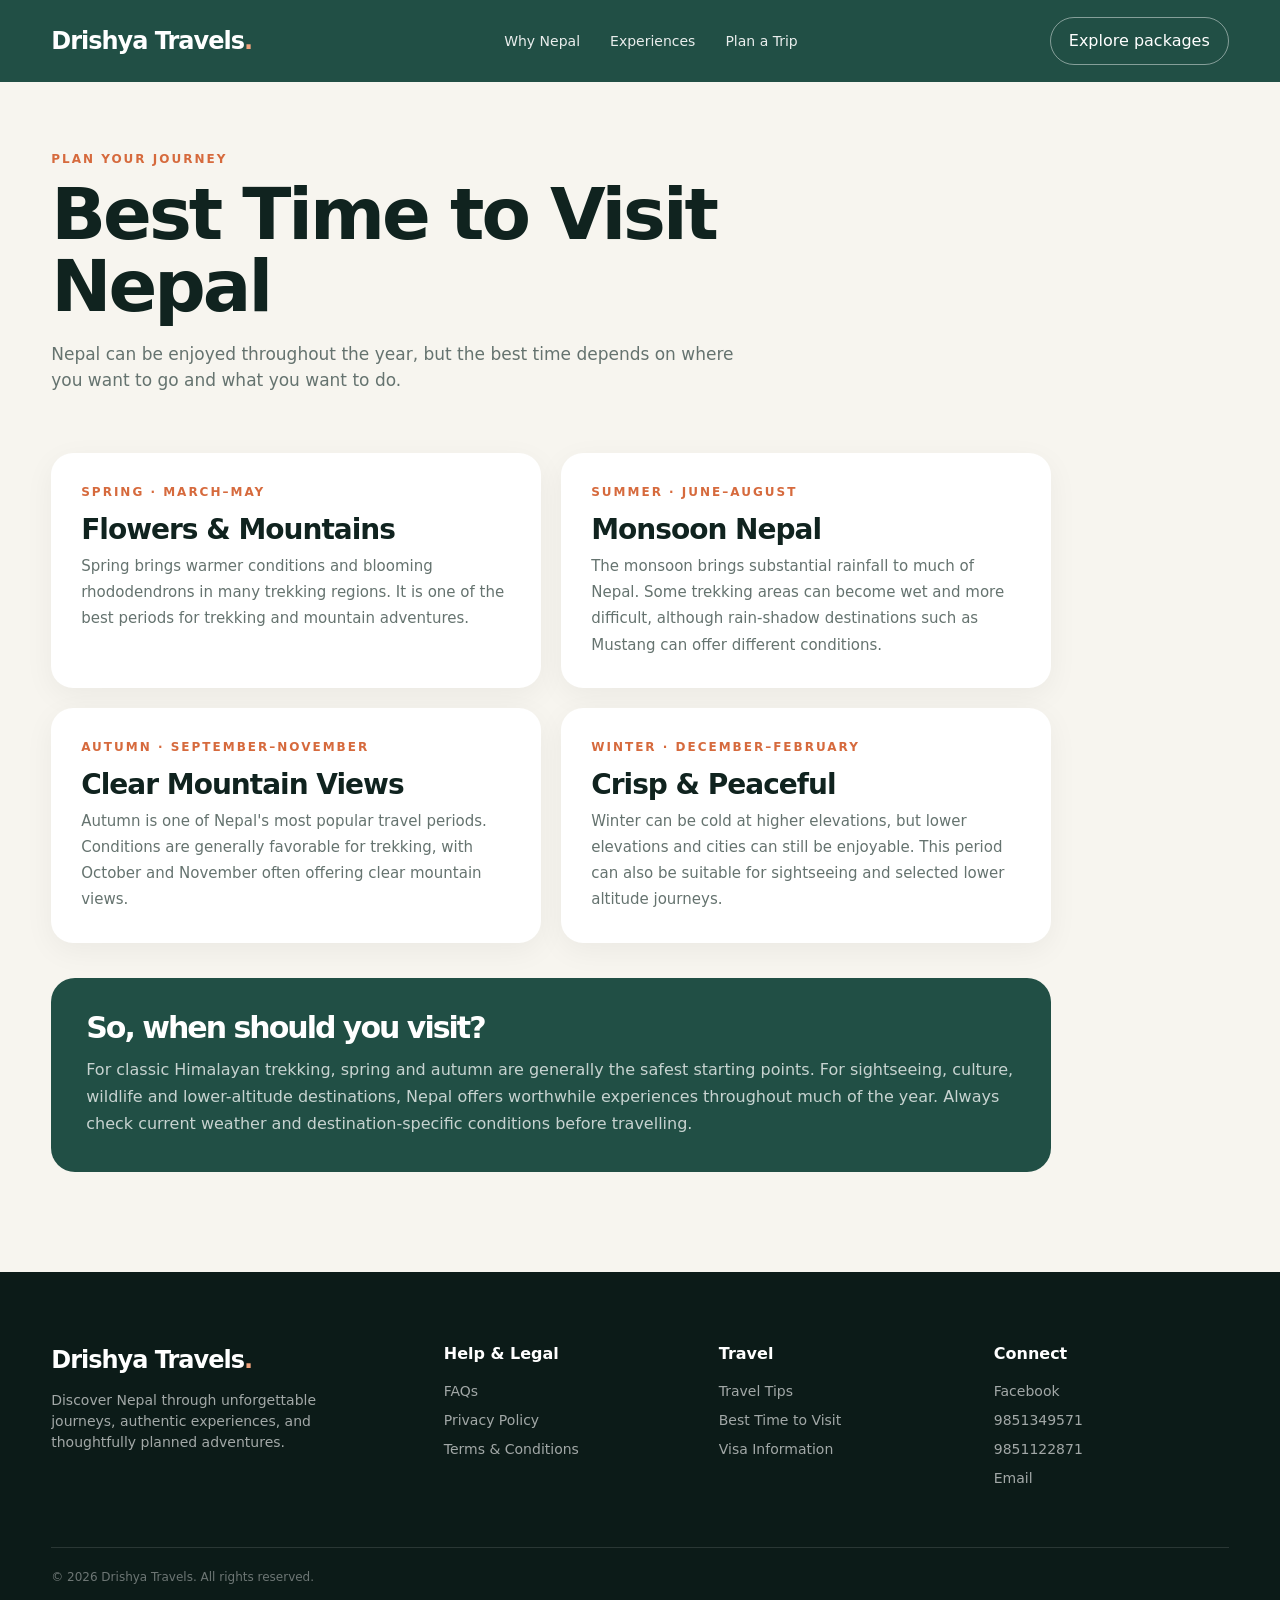
<file: best-time-to-visit.html>
<!DOCTYPE html>
<html lang="en">

<head>

  <meta charset="UTF-8">
  <meta name="viewport" content="width=device-width, initial-scale=1.0">

  <title>Best Time to Visit Nepal — Drishya Travels</title>

  <meta
    name="description"
    content="Find the best time to visit Nepal for trekking, sightseeing, wildlife, adventure and cultural experiences."
  >

  <link rel="icon" type="image/png" href="logo.jpeg">
  <link rel="stylesheet" href="css/global.css">

  <style>
/* =========================
   PRELOADER
========================= */

.preloader{
  position:fixed;
  inset:0;
  z-index:99999;

  display:flex;
  align-items:center;
  justify-content:center;

  background:var(--accent2, #214f45);

  opacity:1;
  visibility:visible;

  transition:
    opacity .7s ease,
    visibility .7s ease;
}

/* Hidden state */
.preloader.loaded{
  opacity:0;
  visibility:hidden;
  pointer-events:none;
}

/* Content */
.preloader-content{
  text-align:center;
  color:#fff;
}

/* Logo */
.preloader-logo{
  font-size:28px;
  font-weight:800;
  letter-spacing:-1px;

  animation:preloaderFade 1.2s ease-in-out infinite alternate;
}

.preloader-logo span{
  color:var(--accent, #d66a3d);
}

/* =========================
   MOUNTAIN LOADER
========================= */

.mountain-loader{
  position:relative;

  width:120px;
  height:55px;

  margin:25px auto 18px;

  overflow:hidden;
}

/* Mountain shapes */
.mountain-loader span{
  position:absolute;
  bottom:0;

  width:0;
  height:0;

  border-left:30px solid transparent;
  border-right:30px solid transparent;
  border-bottom:45px solid rgba(255,255,255,.92);

  transform-origin:center bottom;

  animation:mountainPulse 1.5s ease-in-out infinite;
}

.mountain-loader span:nth-child(1){
  left:0;
  transform:scale(.8);
  animation-delay:0s;
}

.mountain-loader span:nth-child(2){
  left:30px;
  border-left-width:40px;
  border-right-width:40px;
  border-bottom-width:55px;
  animation-delay:.15s;
}

.mountain-loader span:nth-child(3){
  right:0;
  transform:scale(.75);
  animation-delay:.3s;
}

/* Loading text */
.preloader p{
  margin:0;

  font-size:11px;
  font-weight:800;

  text-transform:uppercase;
  letter-spacing:3px;

  color:rgba(255,255,255,.65);

  animation:preloaderText 1.5s ease-in-out infinite;
}


/* =========================
   ANIMATIONS
========================= */

@keyframes mountainPulse{

  0%,
  100%{
    opacity:.45;
    transform:translateY(5px) scale(.92);
  }

  50%{
    opacity:1;
    transform:translateY(0) scale(1);
  }

}

@keyframes preloaderFade{

  from{
    opacity:.65;
  }

  to{
    opacity:1;
  }

}

@keyframes preloaderText{

  0%,
  100%{
    opacity:.45;
  }

  50%{
    opacity:1;
  }

}


/* =========================
   MOBILE
========================= */

@media(max-width:520px){

  .preloader-logo{
    font-size:24px;
  }

  .mountain-loader{
    width:105px;
    height:50px;
  }

  .preloader p{
    font-size:10px;
    letter-spacing:2.5px;
  }

}

    .travel-page {
      padding: 150px 0 100px;
    }

    .travel-header {
      max-width: 850px;
      margin-bottom: 60px;
    }

    .travel-header h1 {
      font-size: clamp(42px, 6vw, 72px);
      line-height: 1;
      letter-spacing: -3px;
      margin-bottom: 20px;
    }

    .travel-header p {
      color: var(--muted);
      font-size: 17px;
      max-width: 700px;
    }

    .season-grid {
      display: grid;
      grid-template-columns: repeat(2, 1fr);
      gap: 20px;
      max-width: 1000px;
    }

    .season-card {
      background: #fff;
      border-radius: 22px;
      padding: 30px;
      box-shadow: 0 8px 30px rgba(0,0,0,.05);
    }

    .season-card h2 {
      font-size: 28px;
      letter-spacing: -1px;
      margin-bottom: 8px;
    }

    .season {
      color: var(--accent);
      font-size: 12px;
      text-transform: uppercase;
      letter-spacing: 2px;
      font-weight: 800;
      margin-bottom: 15px;
    }

    .season-card p {
      color: var(--muted);
      font-size: 15px;
      line-height: 1.75;
    }

    .highlight {
      margin-top: 35px;
      max-width: 1000px;
      background: var(--accent2);
      color: #fff;
      padding: 35px;
      border-radius: 24px;
    }

    .highlight h2 {
      font-size: 30px;
      margin-bottom: 12px;
    }

    .highlight p {
      color: rgba(255,255,255,.75);
      line-height: 1.7;
    }

    .legal-nav {
      background: var(--accent2);
      color: #fff;
    }

    @media(max-width:700px) {

      .travel-page {
        padding: 120px 0 70px;
      }

      .season-grid {
        grid-template-columns: 1fr;
      }

    }

  </style>

</head>


<body>
 
  <!-- =========================
     PAGE PRELOADER
========================= -->

<div class="preloader" id="preloader">

  <div class="preloader-content">

    <div class="preloader-logo">
      Drishya Travels<span>.</span>
    </div>

    <div class="mountain-loader">
      <span></span>
      <span></span>
      <span></span>
    </div>

    <p>Discovering Nepal...</p>

  </div>

</div>

<header class="nav legal-nav">

  <div class="container nav-inner">

    <a class="logo" href="index.html">
      Drishya Travels<span>.</span>
    </a>

    <nav class="links">

      <a href="index.html#about">
        Why Nepal
      </a>

      <a href="index.html#experiences">
        Experiences
      </a>

      <a href="index.html#planner">
        Plan a Trip
      </a>

    </nav>

    <a class="nav-btn" href="packages.html">
      Explore packages
    </a>

    <button class="menu" aria-label="Open menu">
      ☰
    </button>

  </div>

</header>


<main>

<section class="travel-page">

  <div class="container">

    <div class="travel-header">

      <div class="kicker">
        Plan Your Journey
      </div>

      <h1>
        Best Time to Visit Nepal
      </h1>

      <p>
        Nepal can be enjoyed throughout the year, but the best time
        depends on where you want to go and what you want to do.
      </p>

    </div>


    <div class="season-grid">


      <article class="season-card">

        <div class="season">
          Spring · March–May
        </div>

        <h2>
          Flowers & Mountains
        </h2>

        <p>
          Spring brings warmer conditions and blooming rhododendrons
          in many trekking regions. It is one of the best periods
          for trekking and mountain adventures.
        </p>

      </article>


      <article class="season-card">

        <div class="season">
          Summer · June–August
        </div>

        <h2>
          Monsoon Nepal
        </h2>

        <p>
          The monsoon brings substantial rainfall to much of Nepal.
          Some trekking areas can become wet and more difficult,
          although rain-shadow destinations such as Mustang can
          offer different conditions.
        </p>

      </article>


      <article class="season-card">

        <div class="season">
          Autumn · September–November
        </div>

        <h2>
          Clear Mountain Views
        </h2>

        <p>
          Autumn is one of Nepal's most popular travel periods.
          Conditions are generally favorable for trekking, with
          October and November often offering clear mountain views.
        </p>

      </article>


      <article class="season-card">

        <div class="season">
          Winter · December–February
        </div>

        <h2>
          Crisp & Peaceful
        </h2>

        <p>
          Winter can be cold at higher elevations, but lower
          elevations and cities can still be enjoyable. This period
          can also be suitable for sightseeing and selected lower
          altitude journeys.
        </p>

      </article>


    </div>


    <div class="highlight">

      <h2>
        So, when should you visit?
      </h2>

      <p>
        For classic Himalayan trekking, spring and autumn are
        generally the safest starting points. For sightseeing,
        culture, wildlife and lower-altitude destinations, Nepal
        offers worthwhile experiences throughout much of the year.
        Always check current weather and destination-specific
        conditions before travelling.
      </p>

    </div>

  </div>

</section>

</main>


<footer>

  <div class="container">

    <div class="footer-grid">

      <div>

        <div class="logo">
          Drishya Travels<span>.</span>
        </div>

        <p style="margin-top:12px;max-width:300px">
          Discover Nepal through unforgettable journeys,
          authentic experiences, and thoughtfully planned adventures.
        </p>

      </div>


      <div>

        <h4>Help & Legal</h4>

        <a href="faq.html">FAQs</a>

        <a href="privacy-policy.html">
          Privacy Policy
        </a>

        <a href="terms-and-conditions.html">
          Terms & Conditions
        </a>

      </div>


      <div>

        <h4>Travel</h4>

        <a href="travel-tips.html">
          Travel Tips
        </a>

        <a href="best-time-to-visit.html">
          Best Time to Visit
        </a>

        <a href="visa-information.html">
          Visa Information
        </a>

      </div>


      <div>

        <h4>Connect</h4>
        <a href="https://www.facebook.com/share/1EnaUqG3Lr/" target="_blank">
          Facebook
        </a>
        <a href="tel:+9779851349571">
          9851349571
        </a>

        <a href="tel:+9779851122871">
          9851122871
        </a>

        <a href="mailto:drishyatravels111@gmail.com">
          Email
        </a>

      </div>

    </div>

    <div class="copyright">
      © 2026 Drishya Travels. All rights reserved.
    </div>

  </div>

</footer>

<script>
window.addEventListener("load", function(){

  const preloader = document.getElementById("preloader");

  setTimeout(() => {
    preloader.classList.add("loaded");
  }, 500);

});
</script>
</body>
</html>
</file>
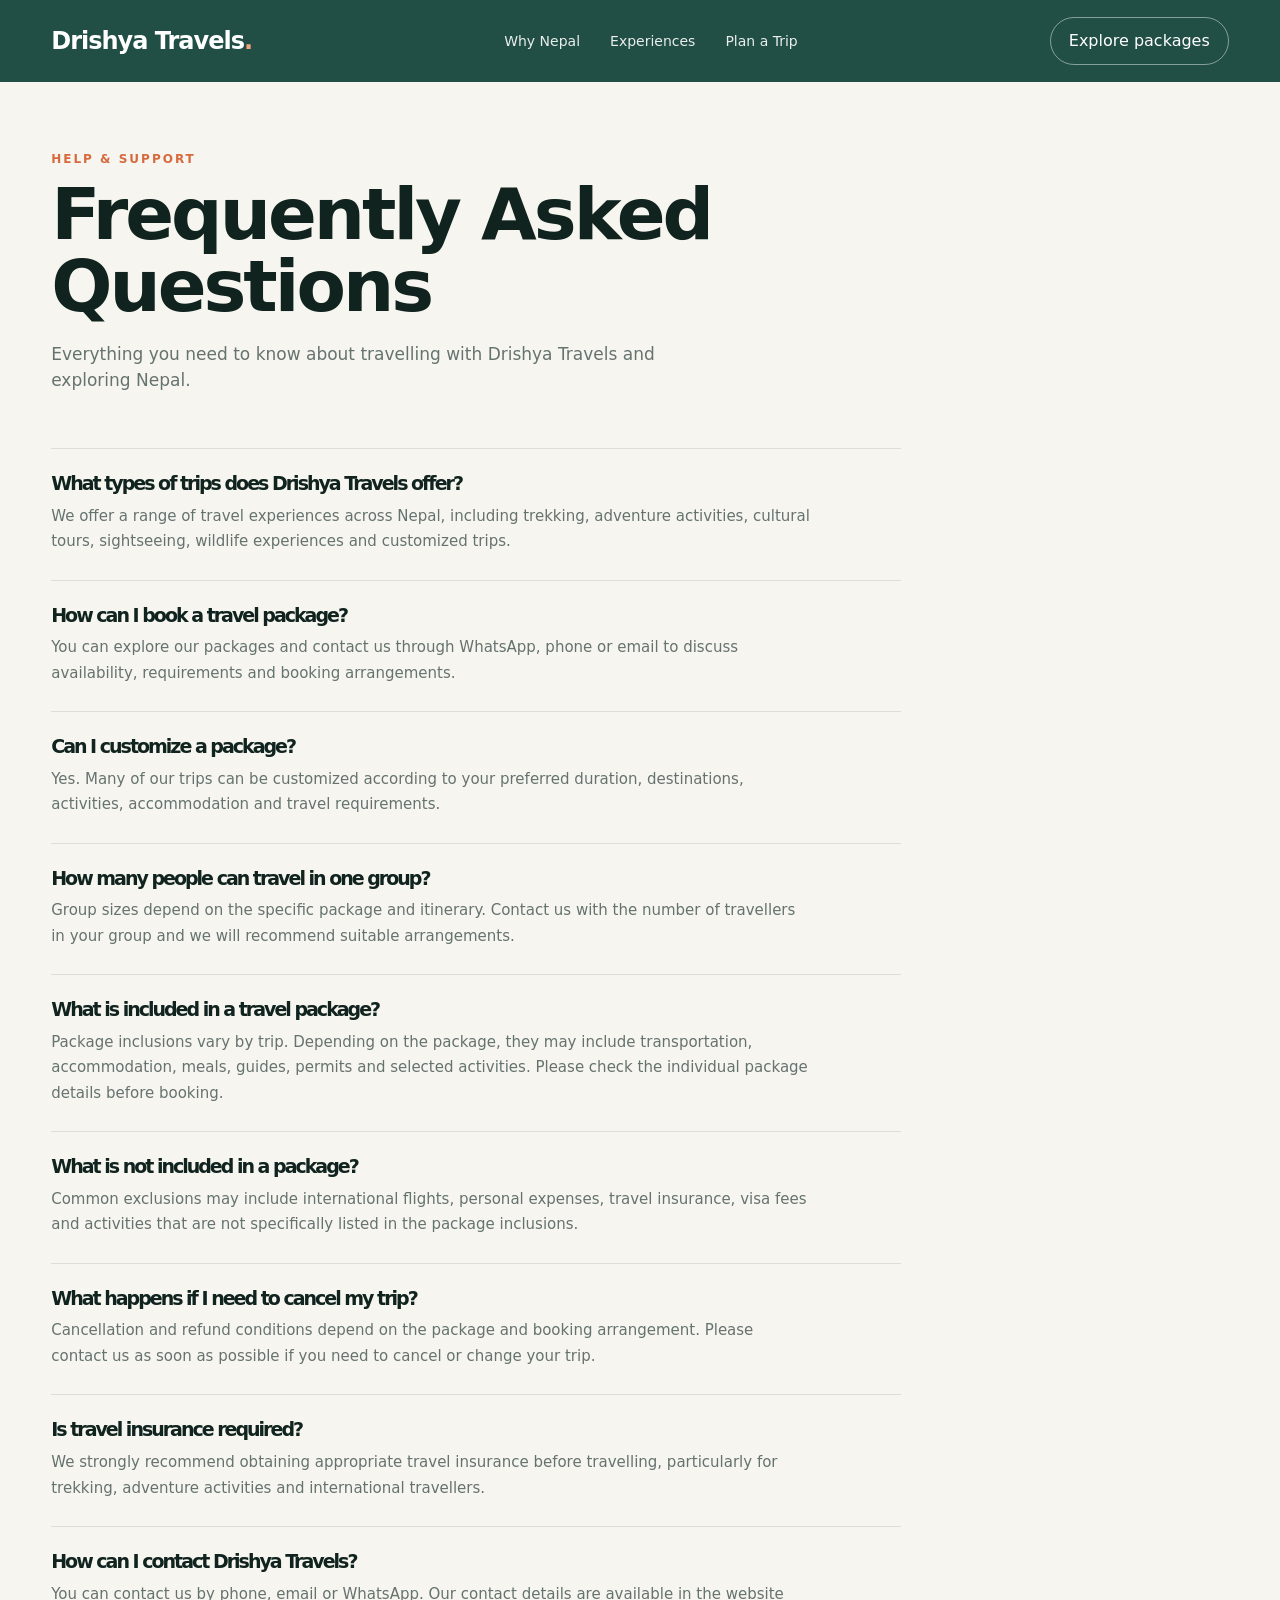
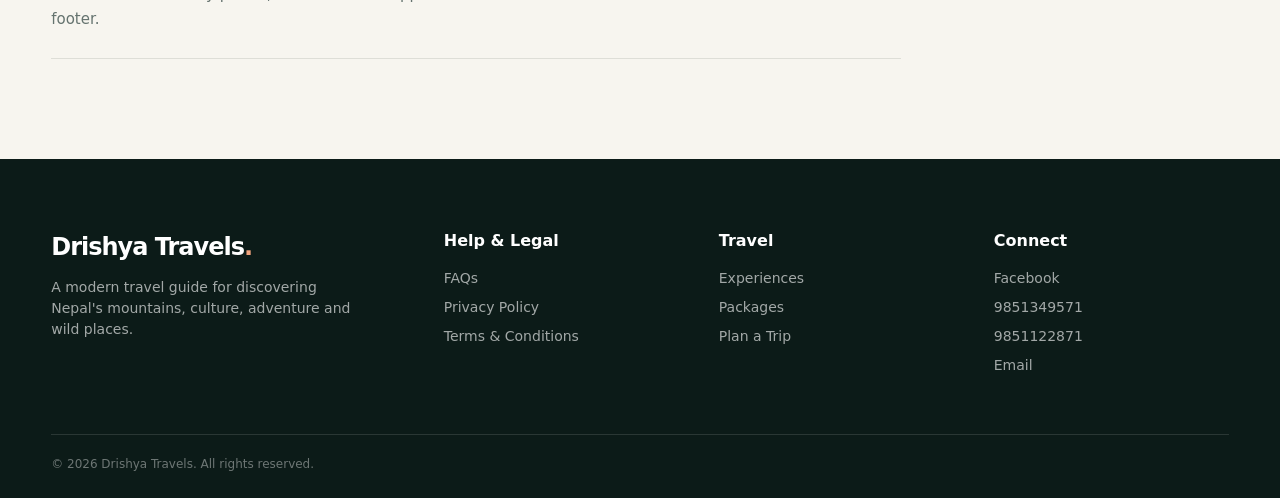
<file: faq.html>
<!DOCTYPE html>
<html lang="en">
<head>
  <meta charset="UTF-8">
  <meta name="viewport" content="width=device-width, initial-scale=1.0">

  <title>FAQs — Drishya Travels</title>

  <meta
    name="description"
    content="Find answers to frequently asked questions about Drishya Travels, travel packages, bookings, payments, cancellations and trips in Nepal."
  >

  <link rel="icon" type="image/png" href="logo.jpeg">
  <link rel="stylesheet" href="css/global.css">

  <style>
    /* =========================
   PRELOADER
========================= */

.preloader{
  position:fixed;
  inset:0;
  z-index:99999;

  display:flex;
  align-items:center;
  justify-content:center;

  background:var(--accent2, #214f45);

  opacity:1;
  visibility:visible;

  transition:
    opacity .7s ease,
    visibility .7s ease;
}

/* Hidden state */
.preloader.loaded{
  opacity:0;
  visibility:hidden;
  pointer-events:none;
}

/* Content */
.preloader-content{
  text-align:center;
  color:#fff;
}

/* Logo */
.preloader-logo{
  font-size:28px;
  font-weight:800;
  letter-spacing:-1px;

  animation:preloaderFade 1.2s ease-in-out infinite alternate;
}

.preloader-logo span{
  color:var(--accent, #d66a3d);
}

/* =========================
   MOUNTAIN LOADER
========================= */

.mountain-loader{
  position:relative;

  width:120px;
  height:55px;

  margin:25px auto 18px;

  overflow:hidden;
}

/* Mountain shapes */
.mountain-loader span{
  position:absolute;
  bottom:0;

  width:0;
  height:0;

  border-left:30px solid transparent;
  border-right:30px solid transparent;
  border-bottom:45px solid rgba(255,255,255,.92);

  transform-origin:center bottom;

  animation:mountainPulse 1.5s ease-in-out infinite;
}

.mountain-loader span:nth-child(1){
  left:0;
  transform:scale(.8);
  animation-delay:0s;
}

.mountain-loader span:nth-child(2){
  left:30px;
  border-left-width:40px;
  border-right-width:40px;
  border-bottom-width:55px;
  animation-delay:.15s;
}

.mountain-loader span:nth-child(3){
  right:0;
  transform:scale(.75);
  animation-delay:.3s;
}

/* Loading text */
.preloader p{
  margin:0;

  font-size:11px;
  font-weight:800;

  text-transform:uppercase;
  letter-spacing:3px;

  color:rgba(255,255,255,.65);

  animation:preloaderText 1.5s ease-in-out infinite;
}


/* =========================
   ANIMATIONS
========================= */

@keyframes mountainPulse{

  0%,
  100%{
    opacity:.45;
    transform:translateY(5px) scale(.92);
  }

  50%{
    opacity:1;
    transform:translateY(0) scale(1);
  }

}

@keyframes preloaderFade{

  from{
    opacity:.65;
  }

  to{
    opacity:1;
  }

}

@keyframes preloaderText{

  0%,
  100%{
    opacity:.45;
  }

  50%{
    opacity:1;
  }

}


/* =========================
   MOBILE
========================= */

@media(max-width:520px){

  .preloader-logo{
    font-size:24px;
  }

  .mountain-loader{
    width:105px;
    height:50px;
  }

  .preloader p{
    font-size:10px;
    letter-spacing:2.5px;
  }

}

    .legal-page {
      padding: 150px 0 100px;
      min-height: 80vh;
    }

    .legal-header {
      max-width: 800px;
      margin-bottom: 55px;
    }

    .legal-header h1 {
      font-size: clamp(42px, 6vw, 72px);
      line-height: 1;
      letter-spacing: -3px;
      color: var(--ink);
      margin-bottom: 20px;
    }

    .legal-header p {
      color: var(--muted);
      font-size: 17px;
      max-width: 650px;
    }

    .faq-container {
      max-width: 850px;
    }

    .faq-item {
      border-top: 1px solid var(--line);
      padding: 25px 0;
    }

    .faq-item:last-child {
      border-bottom: 1px solid var(--line);
    }

    .faq-question {
      font-size: 19px;
      font-weight: 750;
      margin-bottom: 10px;
      color: var(--ink);
    }

    .faq-answer {
      color: var(--muted);
      font-size: 15px;
      line-height: 1.7;
      max-width: 760px;
    }

    .faq-answer a {
      color: var(--accent);
      font-weight: 700;
    }

    .legal-nav {
      background: var(--accent2);
      color: white;
    }

    .legal-nav .logo {
      color: white;
    }

    @media (max-width: 520px) {
      .legal-page {
        padding: 120px 0 70px;
      }

      .legal-header h1 {
        letter-spacing: -2px;
      }
    }
  </style>
</head>

<body>
 <!-- =========================
     PAGE PRELOADER
========================= -->

<div class="preloader" id="preloader">

  <div class="preloader-content">

    <div class="preloader-logo">
      Drishya Travels<span>.</span>
    </div>

    <div class="mountain-loader">
      <span></span>
      <span></span>
      <span></span>
    </div>

    <p>Discovering Nepal...</p>

  </div>

</div>
<header class="nav legal-nav">
  <div class="container nav-inner">

    <a class="logo" href="index.html">
      Drishya Travels<span>.</span>
    </a>

    <nav class="links">
      <a href="index.html#about">Why Nepal</a>
      <a href="index.html#experiences">Experiences</a>
      <a href="index.html#planner">Plan a Trip</a>
    </nav>

    <a class="nav-btn" href="packages.html">
      Explore packages
    </a>

    <button
      class="menu"
      id="mobileMenuBtn"
      aria-label="Open menu">
      ☰
    </button>

  </div>
</header>


<main>

  <section class="legal-page">

    <div class="container">

      <div class="legal-header">

        <div class="kicker">
          Help & Support
        </div>

        <h1>
          Frequently Asked Questions
        </h1>

        <p>
          Everything you need to know about travelling with
          Drishya Travels and exploring Nepal.
        </p>

      </div>


      <div class="faq-container">

        <div class="faq-item">

          <h2 class="faq-question">
            What types of trips does Drishya Travels offer?
          </h2>

          <p class="faq-answer">
            We offer a range of travel experiences across Nepal,
            including trekking, adventure activities, cultural tours,
            sightseeing, wildlife experiences and customized trips.
          </p>

        </div>


        <div class="faq-item">

          <h2 class="faq-question">
            How can I book a travel package?
          </h2>

          <p class="faq-answer">
            You can explore our packages and contact us through
            WhatsApp, phone or email to discuss availability,
            requirements and booking arrangements.
          </p>

        </div>


        <div class="faq-item">

          <h2 class="faq-question">
            Can I customize a package?
          </h2>

          <p class="faq-answer">
            Yes. Many of our trips can be customized according to
            your preferred duration, destinations, activities,
            accommodation and travel requirements.
          </p>

        </div>


        <div class="faq-item">

          <h2 class="faq-question">
            How many people can travel in one group?
          </h2>

          <p class="faq-answer">
            Group sizes depend on the specific package and itinerary.
            Contact us with the number of travellers in your group
            and we will recommend suitable arrangements.
          </p>

        </div>


        <div class="faq-item">

          <h2 class="faq-question">
            What is included in a travel package?
          </h2>

          <p class="faq-answer">
            Package inclusions vary by trip. Depending on the package,
            they may include transportation, accommodation, meals,
            guides, permits and selected activities. Please check
            the individual package details before booking.
          </p>

        </div>


        <div class="faq-item">

          <h2 class="faq-question">
            What is not included in a package?
          </h2>

          <p class="faq-answer">
            Common exclusions may include international flights,
            personal expenses, travel insurance, visa fees and
            activities that are not specifically listed in the
            package inclusions.
          </p>

        </div>


        <div class="faq-item">

          <h2 class="faq-question">
            What happens if I need to cancel my trip?
          </h2>

          <p class="faq-answer">
            Cancellation and refund conditions depend on the package
            and booking arrangement. Please contact us as soon as
            possible if you need to cancel or change your trip.
          </p>

        </div>


        <div class="faq-item">

          <h2 class="faq-question">
            Is travel insurance required?
          </h2>

          <p class="faq-answer">
            We strongly recommend obtaining appropriate travel
            insurance before travelling, particularly for trekking,
            adventure activities and international travellers.
          </p>

        </div>


        <div class="faq-item">

          <h2 class="faq-question">
            How can I contact Drishya Travels?
          </h2>

          <p class="faq-answer">
            You can contact us by phone, email or WhatsApp.
            Our contact details are available in the website footer.
          </p>

        </div>

      </div>

    </div>

  </section>

</main>


<footer>

  <div class="container">

    <div class="footer-grid">

      <div>
        <div class="logo">
          Drishya Travels<span>.</span>
        </div>

        <p style="margin-top:12px;max-width:300px">
          A modern travel guide for discovering Nepal's mountains,
          culture, adventure and wild places.
        </p>
      </div>


      <div>

        <h4>Help & Legal</h4>

        <a href="faq.html">FAQs</a>

        <a href="privacy-policy.html">
          Privacy Policy
        </a>

        <a href="terms-and-conditions.html">
          Terms & Conditions
        </a>

      </div>


      <div>

        <h4>Travel</h4>

        <a href="index.html#experiences">
          Experiences
        </a>

        <a href="packages.html">
          Packages
        </a>

        <a href="index.html#planner">
          Plan a Trip
        </a>

      </div>


      <div>

        <h4>Connect</h4>
        <a href="https://www.facebook.com/share/1EnaUqG3Lr/" target="_blank">
          Facebook
        </a>

        <a href="tel:+9779851349571">
          9851349571
        </a>

        <a href="tel:+9779851122871">
          9851122871
        </a>

        <a href="mailto:drishyatravels111@gmail.com">
          Email
        </a>

      </div>

    </div>


    <div class="copyright">
      © 2026 Drishya Travels. All rights reserved.
    </div>

  </div>

</footer>

</body>
<script>
window.addEventListener("load", function(){

  const preloader = document.getElementById("preloader");

  setTimeout(() => {
    preloader.classList.add("loaded");
  }, 500);

});
</script>
</html>
</file>
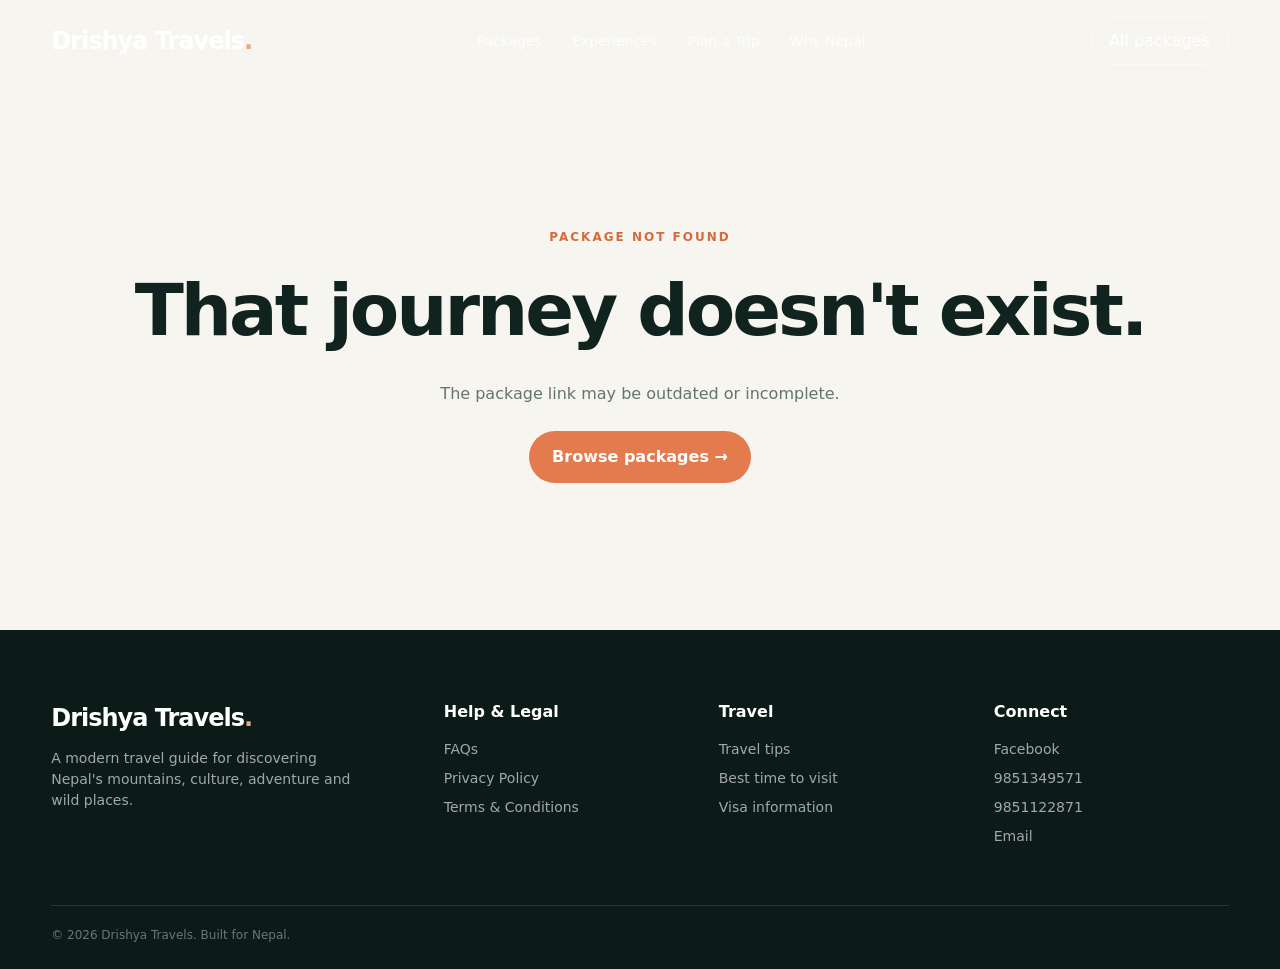
<file: package.html>
<!DOCTYPE html>
<html lang="en">
<head>
<meta charset="UTF-8"><meta name="viewport" content="width=device-width, initial-scale=1.0">
<title>Package — Drishya Travels</title>
<meta name="description" content="Nepal travel package details.">
<link rel="stylesheet" href="css/global.css"><link rel="stylesheet" href="css/package-details.css">
</head>
<body>
    <!-- =========================
     PAGE PRELOADER
========================= -->

<div class="preloader" id="preloader">

  <div class="preloader-content">

    <div class="preloader-logo">
      Drishya Travels<span>.</span>
    </div>

    <div class="mountain-loader">
      <span></span>
      <span></span>
      <span></span>
    </div>

    <p>Discovering Nepal...</p>

  </div>

</div>
<header class="nav">
  <div class="container nav-inner">
    <a class="logo" href="index.html">Drishya Travels<span>.</span></a>
    <nav class="links"><a href="packages.html">Packages</a><a href="index.html#experiences">Experiences</a><a href="index.html#planner">Plan a Trip</a><a href="index.html#about">Why Nepal</a></nav>
    <a class="nav-btn" href="packages.html">All packages</a>
    <button class="menu" aria-label="Open menu" id="mobileMenuBtn">☰</button>
  </div>
</header>

<main id="packageApp"></main>

<footer><div class="container"><div class="footer-grid">
  <div><div class="logo">Drishya Travels<span>.</span></div><p style="margin-top:12px;max-width:300px">A modern travel guide for discovering Nepal's mountains, culture, adventure and wild places.</p></div>
  <div>

        <h4>Help & Legal</h4>

        <a href="faq.html">FAQs</a>

        <a href="privacy-policy.html">
          Privacy Policy
        </a>

        <a href="terms-and-conditions.html">
          Terms & Conditions
        </a>

      </div>
  <div><h4>Travel</h4><a href="#">Travel tips</a><a href="#">Best time to visit</a><a href="#">Visa information</a></div>
  <div><h4>Connect</h4>
   <a href="https://www.facebook.com/share/1EnaUqG3Lr/" target="_blank">
          Facebook
        </a>

        <a href="tel:+9779851349571">
          9851349571
        </a>

        <a href="tel:+9779851122871">
          9851122871
        </a>

        <a href="mailto:drishyatravels111@gmail.com">
          Email
        </a>
  </div>
</div><div class="copyright">© 2026 Drishya Travels. Built for Nepal.</div></div></footer>
<!-- =========================
     JAVASCRIPT
========================= -->

<script>
window.addEventListener("load", function(){

  const preloader = document.getElementById("preloader");

  setTimeout(() => {
    preloader.classList.add("loaded");
  }, 500);

});
</script>
<script src="js/utils.js"></script>
<script src="js/main.js"></script>
<script src="js/package-details.js"></script>
</body>
</html>
</file>
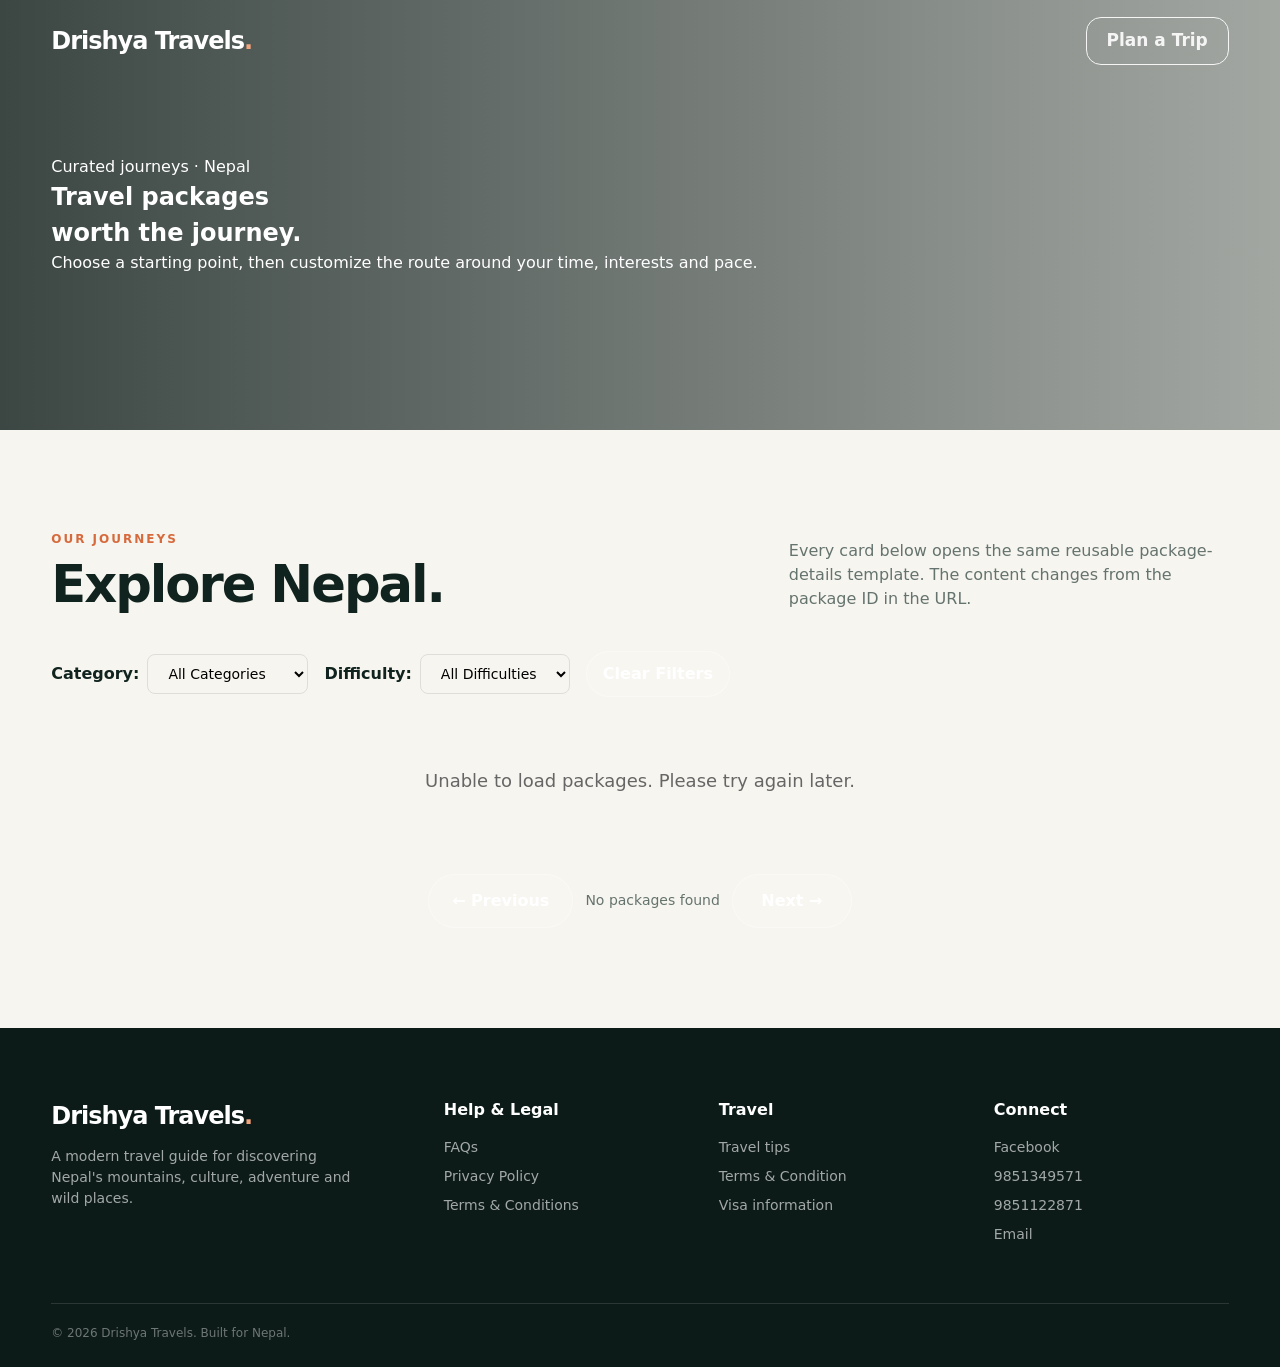
<file: packages.html>
<!DOCTYPE html>
<html lang="en">
<head>
<meta charset="UTF-8"><meta name="viewport" content="width=device-width, initial-scale=1.0">
<title>Travel Packages — Drishya Travels</title>
<meta name="description" content="Explore Nepal travel packages.">
<link rel="stylesheet" href="css/global.css"><link rel="stylesheet" href="css/packages.css">
</head>
<body>
    <!-- =========================
     PAGE PRELOADER
========================= -->

<div class="preloader" id="preloader">

  <div class="preloader-content">

    <div class="preloader-logo">
      Drishya Travels<span>.</span>
    </div>

    <div class="mountain-loader">
      <span></span>
      <span></span>
      <span></span>
    </div>

    <p>Discovering Nepal...</p>

  </div>

</div>
<header class="nav">
  <div class="container nav-inner">
    <a class="logo" href="index.html">Drishya Travels<span>.</span></a>
    <nav class="links"><a href="index.html#planner">Plan a Trip</a></nav>
    <button class="menu" aria-label="Open menu" id="mobileMenuBtn">☰</button>
  </div>
</header>

<section class="packages-hero"><div class="container packages-hero-content">
  <div class="eyebrow">Curated journeys · Nepal</div>
  <h1>Travel packages<br>worth the journey.</h1>
  <p>Choose a starting point, then customize the route around your time, interests and pace.</p>
</div></section>

<main class="section"><div class="container">
  <div class="section-head">
    <div><div class="kicker">Our journeys</div><h2>Explore Nepal.</h2></div>
    <p>Every card below opens the same reusable package-details template. The content changes from the package ID in the URL.</p>
  </div>

  <!-- Filter controls -->
  <div class="package-filters" style="margin-bottom: 30px; display: flex; gap: 16px; flex-wrap: wrap; align-items: center;">
    <div class="filter-group" style="display: flex; gap: 8px; align-items: center;">
      <label for="categoryFilter" style="font-weight: 600; color: var(--ink);">Category:</label>
      <select id="categoryFilter" style="padding: 10px 16px; border-radius: 8px; border: 1px solid var(--line); background: var(--bg); font-size: 14px;">
        <option value="">All Categories</option>
        <option value="Trekking">Trekking</option>
        <option value="Cultural Tour">Cultural Tour</option>
        <option value="Adventure Tour">Adventure Tour</option>
      </select>
    </div>
    <div class="filter-group" style="display: flex; gap: 8px; align-items: center;">
      <label for="difficultyFilter" style="font-weight: 600; color: var(--ink);">Difficulty:</label>
      <select id="difficultyFilter" style="padding: 10px 16px; border-radius: 8px; border: 1px solid var(--line); background: var(--bg); font-size: 14px;">
        <option value="">All Difficulties</option>
        <option value="Easy">Easy</option>
        <option value="Moderate">Moderate</option>
        <option value="Challenging">Challenging</option>
      </select>
    </div>
    <button id="clearFilters" class="btn btn-light" style="padding: 10px 16px;">Clear Filters</button>
  </div>

  <div class="package-grid" id="packageGrid"></div>

  <!-- Pagination controls -->
  <div class="pagination" id="pagination" style="margin-top: 40px; display: flex; justify-content: center; align-items: center; gap: 12px; flex-wrap: wrap;">
    <button id="prevPage" class="btn btn-light" disabled style="min-width: 120px;">← Previous</button>
    <span id="pageInfo" style="color: var(--muted); font-size: 14px;">Page 1 of 1</span>
    <button id="nextPage" class="btn btn-light" disabled style="min-width: 120px;">Next →</button>
  </div>
</div></main>

<footer><div class="container"><div class="footer-grid">
  <div><div class="logo">Drishya Travels<span>.</span></div><p style="margin-top:12px;max-width:300px">A modern travel guide for discovering Nepal's mountains, culture, adventure and wild places.</p></div>
  <div><h4>
          Help & Legal
        </h4>

        <a href="faq.html">
          FAQs
        </a>

        <a href="privacy-policy.html">
          Privacy Policy
        </a>

        <a href="terms-and-conditions.html">
          Terms & Conditions
        </a></div>
  <div><h4>Travel</h4>
    <a href="travel-tips.html">
          Travel tips
        </a>

        <a href="terms-and-conditions.html">
          Terms & Condition
        </a>

        <a href="visa-information.html">
          Visa information
        </a>
  </div>
  <div><h4>Connect</h4><a href="https://www.facebook.com/share/1EnaUqG3Lr/" target="_blank">
          Facebook
        </a>

        <a href="tel:+9779851349571">
          9851349571
        </a>

        <a href="tel:+9779851122871">
          9851122871
        </a>

        <a href="mailto:drishyatravels111@gmail.com">
          Email
        </a></div>
</div><div class="copyright">© 2026 Drishya Travels. Built for Nepal.</div></div></footer>
<!-- =========================
     JAVASCRIPT
========================= -->

<script>
window.addEventListener("load", function(){

  const preloader = document.getElementById("preloader");

  setTimeout(() => {
    preloader.classList.add("loaded");
  }, 500);

});
</script>
<script src="js/utils.js"></script>
<script src="js/main.js"></script>
<script src="js/packages.js"></script>
</body>
</html>
</file>
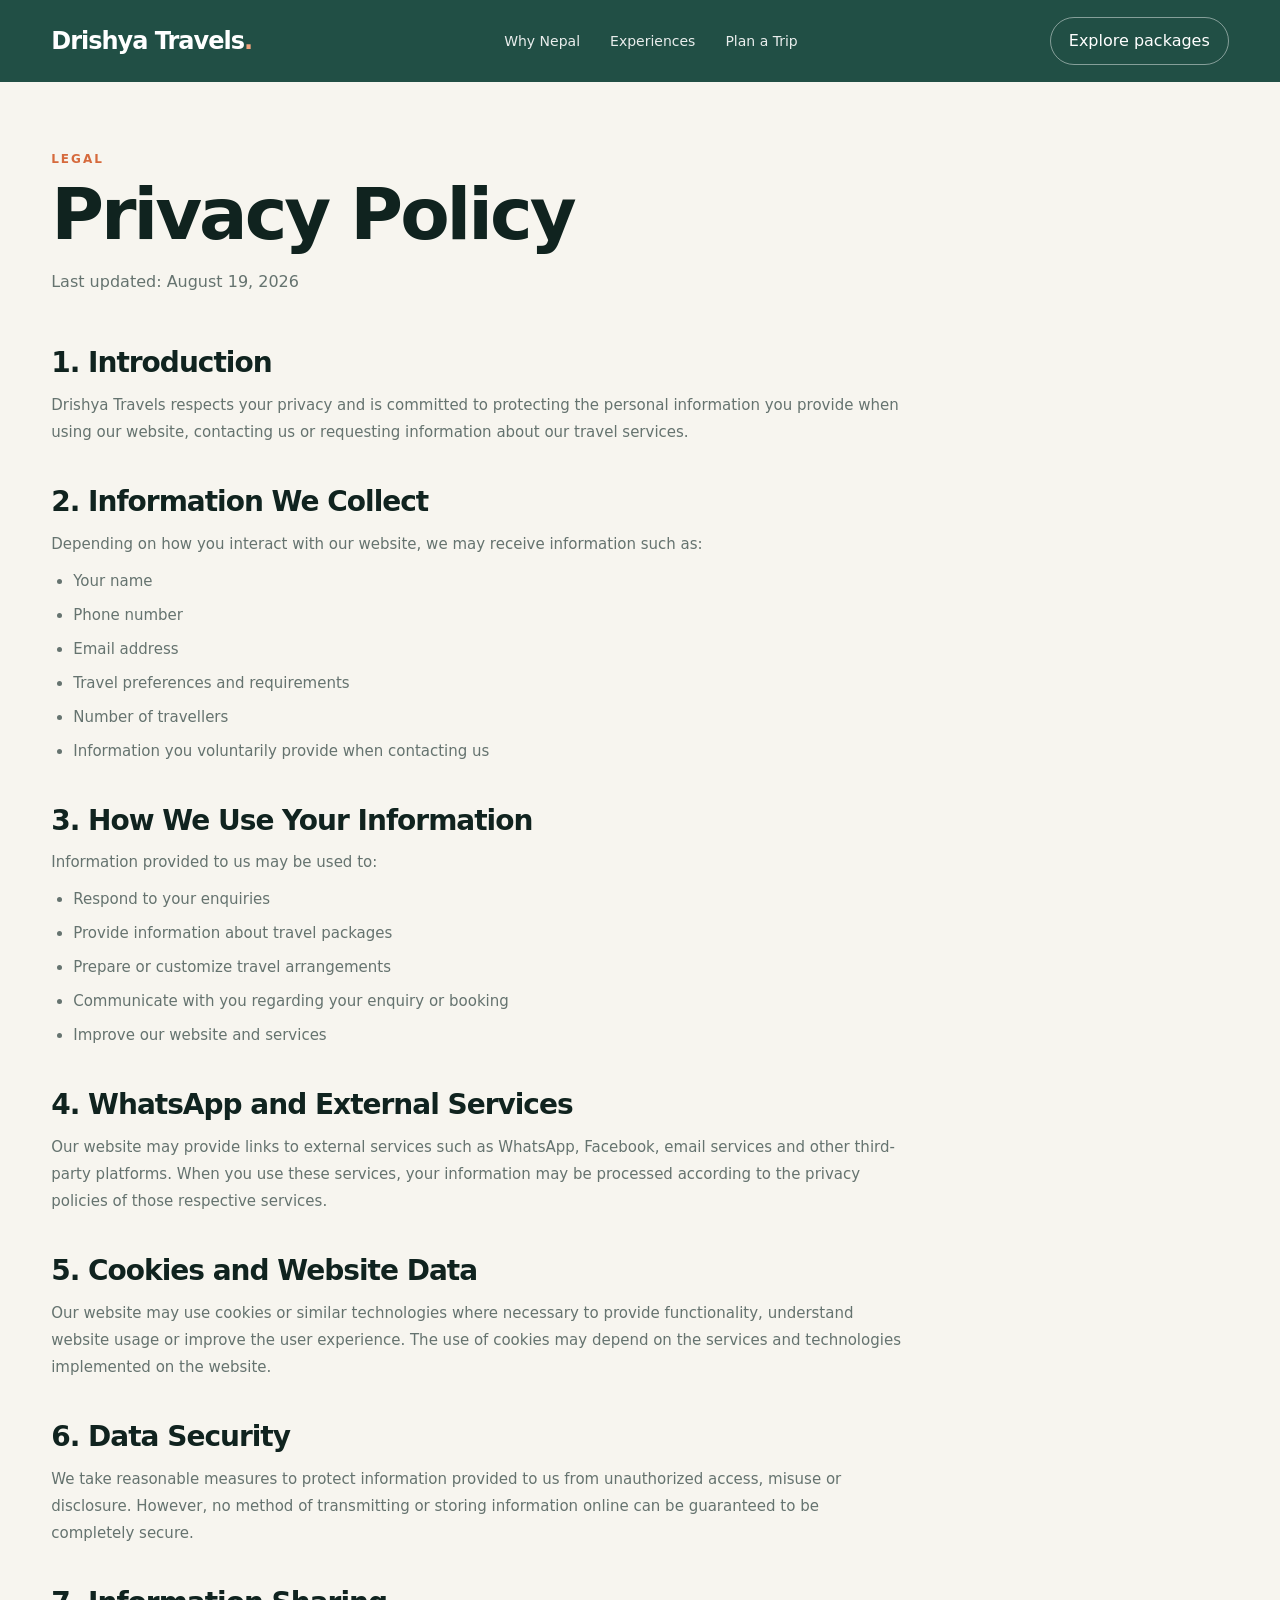
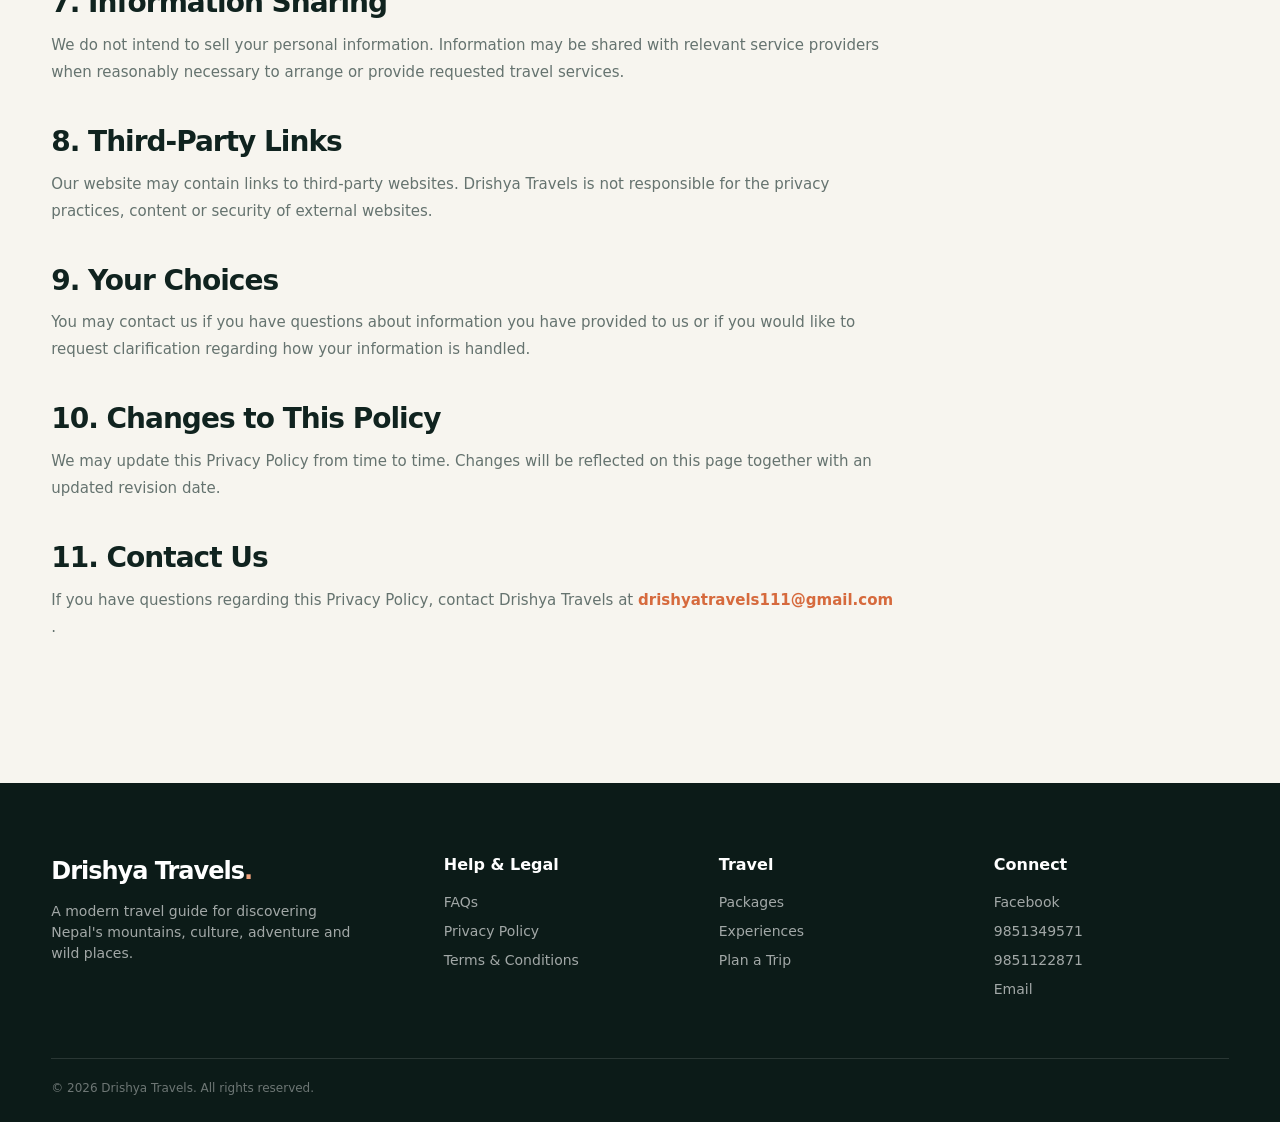
<file: privacy-policy.html>
<!DOCTYPE html>
<html lang="en">
<head>

  <meta charset="UTF-8">
  <meta name="viewport" content="width=device-width, initial-scale=1.0">

  <title>Privacy Policy — Drishya Travels</title>

  <meta
    name="description"
    content="Read the Privacy Policy of Drishya Travels and learn how we collect, use and protect your information."
  >

  <link rel="icon" type="image/png" href="logo.jpeg">
  <link rel="stylesheet" href="css/global.css">

  <style>

    .legal-page {
      padding: 150px 0 100px;
    }

    .legal-header {
      max-width: 850px;
      margin-bottom: 55px;
    }

    .legal-header h1 {
      font-size: clamp(42px, 6vw, 72px);
      line-height: 1;
      letter-spacing: -3px;
      color: var(--ink);
      margin-bottom: 20px;
    }

    .legal-header p {
      color: var(--muted);
      font-size: 16px;
    }

    .legal-content {
      max-width: 850px;
    }

    .legal-content section {
      margin-bottom: 42px;
    }

    .legal-content h2 {
      font-size: 28px;
      letter-spacing: -1px;
      margin-bottom: 14px;
    }

    .legal-content p,
    .legal-content li {
      color: var(--muted);
      font-size: 15px;
      line-height: 1.8;
    }

    .legal-content ul {
      padding-left: 22px;
      margin-top: 10px;
    }

    .legal-content li {
      margin-bottom: 7px;
    }

    .legal-content a {
      color: var(--accent);
      font-weight: 700;
    }

    .legal-nav {
      background: var(--accent2);
      color: white;
    }

    @media(max-width:520px) {

      .legal-page {
        padding: 120px 0 70px;
      }

      .legal-header h1 {
        letter-spacing: -2px;
      }

    }

  </style>

</head>

<body>
 <!-- =========================
     PAGE PRELOADER
========================= -->

<div class="preloader" id="preloader">

  <div class="preloader-content">

    <div class="preloader-logo">
      Drishya Travels<span>.</span>
    </div>

    <div class="mountain-loader">
      <span></span>
      <span></span>
      <span></span>
    </div>

    <p>Discovering Nepal...</p>

  </div>

</div>
<header class="nav legal-nav">

  <div class="container nav-inner">

    <a class="logo" href="index.html">
      Drishya Travels<span>.</span>
    </a>

    <nav class="links">
      <a href="index.html#about">Why Nepal</a>
      <a href="index.html#experiences">Experiences</a>
      <a href="index.html#planner">Plan a Trip</a>
    </nav>

    <a class="nav-btn" href="packages.html">
      Explore packages
    </a>

    <button
      class="menu"
      aria-label="Open menu">
      ☰
    </button>

  </div>

</header>


<main>

<section class="legal-page">

  <div class="container">

    <div class="legal-header">

      <div class="kicker">
        Legal
      </div>

      <h1>
        Privacy Policy
      </h1>

      <p>
        Last updated: August 19, 2026
      </p>

    </div>


    <div class="legal-content">

      <section>

        <h2>
          1. Introduction
        </h2>

        <p>
          Drishya Travels respects your privacy and is committed to
          protecting the personal information you provide when using
          our website, contacting us or requesting information about
          our travel services.
        </p>

      </section>


      <section>

        <h2>
          2. Information We Collect
        </h2>

        <p>
          Depending on how you interact with our website, we may
          receive information such as:
        </p>

        <ul>
          <li>Your name</li>
          <li>Phone number</li>
          <li>Email address</li>
          <li>Travel preferences and requirements</li>
          <li>Number of travellers</li>
          <li>Information you voluntarily provide when contacting us</li>
        </ul>

      </section>


      <section>

        <h2>
          3. How We Use Your Information
        </h2>

        <p>
          Information provided to us may be used to:
        </p>

        <ul>
          <li>Respond to your enquiries</li>
          <li>Provide information about travel packages</li>
          <li>Prepare or customize travel arrangements</li>
          <li>Communicate with you regarding your enquiry or booking</li>
          <li>Improve our website and services</li>
        </ul>

      </section>


      <section>

        <h2>
          4. WhatsApp and External Services
        </h2>

        <p>
          Our website may provide links to external services such as
          WhatsApp, Facebook, email services and other third-party
          platforms. When you use these services, your information
          may be processed according to the privacy policies of those
          respective services.
        </p>

      </section>


      <section>

        <h2>
          5. Cookies and Website Data
        </h2>

        <p>
          Our website may use cookies or similar technologies where
          necessary to provide functionality, understand website
          usage or improve the user experience. The use of cookies
          may depend on the services and technologies implemented on
          the website.
        </p>

      </section>


      <section>

        <h2>
          6. Data Security
        </h2>

        <p>
          We take reasonable measures to protect information
          provided to us from unauthorized access, misuse or
          disclosure. However, no method of transmitting or storing
          information online can be guaranteed to be completely
          secure.
        </p>

      </section>


      <section>

        <h2>
          7. Information Sharing
        </h2>

        <p>
          We do not intend to sell your personal information.
          Information may be shared with relevant service providers
          when reasonably necessary to arrange or provide requested
          travel services.
        </p>

      </section>


      <section>

        <h2>
          8. Third-Party Links
        </h2>

        <p>
          Our website may contain links to third-party websites.
          Drishya Travels is not responsible for the privacy practices,
          content or security of external websites.
        </p>

      </section>


      <section>

        <h2>
          9. Your Choices
        </h2>

        <p>
          You may contact us if you have questions about information
          you have provided to us or if you would like to request
          clarification regarding how your information is handled.
        </p>

      </section>


      <section>

        <h2>
          10. Changes to This Policy
        </h2>

        <p>
          We may update this Privacy Policy from time to time.
          Changes will be reflected on this page together with an
          updated revision date.
        </p>

      </section>


      <section>

        <h2>
          11. Contact Us
        </h2>

        <p>
          If you have questions regarding this Privacy Policy,
          contact Drishya Travels at
          <a href="mailto:drishyatravels111@gmail.com">
            drishyatravels111@gmail.com
          </a>.
        </p>

      </section>

    </div>

  </div>

</section>

</main>


<footer>

  <div class="container">

    <div class="footer-grid">

      <div>

        <div class="logo">
          Drishya Travels<span>.</span>
        </div>

        <p style="margin-top:12px;max-width:300px">
          A modern travel guide for discovering Nepal's mountains,
          culture, adventure and wild places.
        </p>

      </div>


      <div>

        <h4>Help & Legal</h4>

        <a href="faq.html">FAQs</a>

        <a href="privacy-policy.html">
          Privacy Policy
        </a>

        <a href="terms-and-conditions.html">
          Terms & Conditions
        </a>

      </div>


      <div>

        <h4>Travel</h4>

        <a href="packages.html">
          Packages
        </a>

        <a href="index.html#experiences">
          Experiences
        </a>

        <a href="index.html#planner">
          Plan a Trip
        </a>

      </div>


      <div>

        <h4>Connect</h4>
        <a href="https://www.facebook.com/share/1EnaUqG3Lr/">
          Facebook
        </a>
        <a href="tel:+9779851349571">
          9851349571
        </a>

        <a href="tel:+9779851122871">
          9851122871
        </a>

        <a href="mailto:drishyatravels111@gmail.com">
          Email
        </a>

      </div>

    </div>

    <div class="copyright">
      © 2026 Drishya Travels. All rights reserved.
    </div>

  </div>

</footer>

</body>
</html><!DOCTYPE html>
<html lang="en">
<head>

  <meta charset="UTF-8">
  <meta name="viewport" content="width=device-width, initial-scale=1.0">

  <title>Privacy Policy — Drishya Travels</title>

  <meta
    name="description"
    content="Read the Privacy Policy of Drishya Travels and learn how we collect, use and protect your information."
  >

  <link rel="icon" type="image/png" href="logo.jpeg">
  <link rel="stylesheet" href="css/global.css">

  <style>
/* =========================
   PRELOADER
========================= */

.preloader{
  position:fixed;
  inset:0;
  z-index:99999;

  display:flex;
  align-items:center;
  justify-content:center;

  background:var(--accent2, #214f45);

  opacity:1;
  visibility:visible;

  transition:
    opacity .7s ease,
    visibility .7s ease;
}

/* Hidden state */
.preloader.loaded{
  opacity:0;
  visibility:hidden;
  pointer-events:none;
}

/* Content */
.preloader-content{
  text-align:center;
  color:#fff;
}

/* Logo */
.preloader-logo{
  font-size:28px;
  font-weight:800;
  letter-spacing:-1px;

  animation:preloaderFade 1.2s ease-in-out infinite alternate;
}

.preloader-logo span{
  color:var(--accent, #d66a3d);
}

/* =========================
   MOUNTAIN LOADER
========================= */

.mountain-loader{
  position:relative;

  width:120px;
  height:55px;

  margin:25px auto 18px;

  overflow:hidden;
}

/* Mountain shapes */
.mountain-loader span{
  position:absolute;
  bottom:0;

  width:0;
  height:0;

  border-left:30px solid transparent;
  border-right:30px solid transparent;
  border-bottom:45px solid rgba(255,255,255,.92);

  transform-origin:center bottom;

  animation:mountainPulse 1.5s ease-in-out infinite;
}

.mountain-loader span:nth-child(1){
  left:0;
  transform:scale(.8);
  animation-delay:0s;
}

.mountain-loader span:nth-child(2){
  left:30px;
  border-left-width:40px;
  border-right-width:40px;
  border-bottom-width:55px;
  animation-delay:.15s;
}

.mountain-loader span:nth-child(3){
  right:0;
  transform:scale(.75);
  animation-delay:.3s;
}

/* Loading text */
.preloader p{
  margin:0;

  font-size:11px;
  font-weight:800;

  text-transform:uppercase;
  letter-spacing:3px;

  color:rgba(255,255,255,.65);

  animation:preloaderText 1.5s ease-in-out infinite;
}


/* =========================
   ANIMATIONS
========================= */

@keyframes mountainPulse{

  0%,
  100%{
    opacity:.45;
    transform:translateY(5px) scale(.92);
  }

  50%{
    opacity:1;
    transform:translateY(0) scale(1);
  }

}

@keyframes preloaderFade{

  from{
    opacity:.65;
  }

  to{
    opacity:1;
  }

}

@keyframes preloaderText{

  0%,
  100%{
    opacity:.45;
  }

  50%{
    opacity:1;
  }

}


/* =========================
   MOBILE
========================= */

@media(max-width:520px){

  .preloader-logo{
    font-size:24px;
  }

  .mountain-loader{
    width:105px;
    height:50px;
  }

  .preloader p{
    font-size:10px;
    letter-spacing:2.5px;
  }

}

    .legal-page {
      padding: 150px 0 100px;
    }

    .legal-header {
      max-width: 850px;
      margin-bottom: 55px;
    }

    .legal-header h1 {
      font-size: clamp(42px, 6vw, 72px);
      line-height: 1;
      letter-spacing: -3px;
      color: var(--ink);
      margin-bottom: 20px;
    }

    .legal-header p {
      color: var(--muted);
      font-size: 16px;
    }

    .legal-content {
      max-width: 850px;
    }

    .legal-content section {
      margin-bottom: 42px;
    }

    .legal-content h2 {
      font-size: 28px;
      letter-spacing: -1px;
      margin-bottom: 14px;
    }

    .legal-content p,
    .legal-content li {
      color: var(--muted);
      font-size: 15px;
      line-height: 1.8;
    }

    .legal-content ul {
      padding-left: 22px;
      margin-top: 10px;
    }

    .legal-content li {
      margin-bottom: 7px;
    }

    .legal-content a {
      color: var(--accent);
      font-weight: 700;
    }

    .legal-nav {
      background: var(--accent2);
      color: white;
    }

    @media(max-width:520px) {

      .legal-page {
        padding: 120px 0 70px;
      }

      .legal-header h1 {
        letter-spacing: -2px;
      }

    }

  </style>

</head>
<script>
window.addEventListener("load", function(){

  const preloader = document.getElementById("preloader");

  setTimeout(() => {
    preloader.classList.add("loaded");
  }, 500);

});
</script>
</html>
</file>
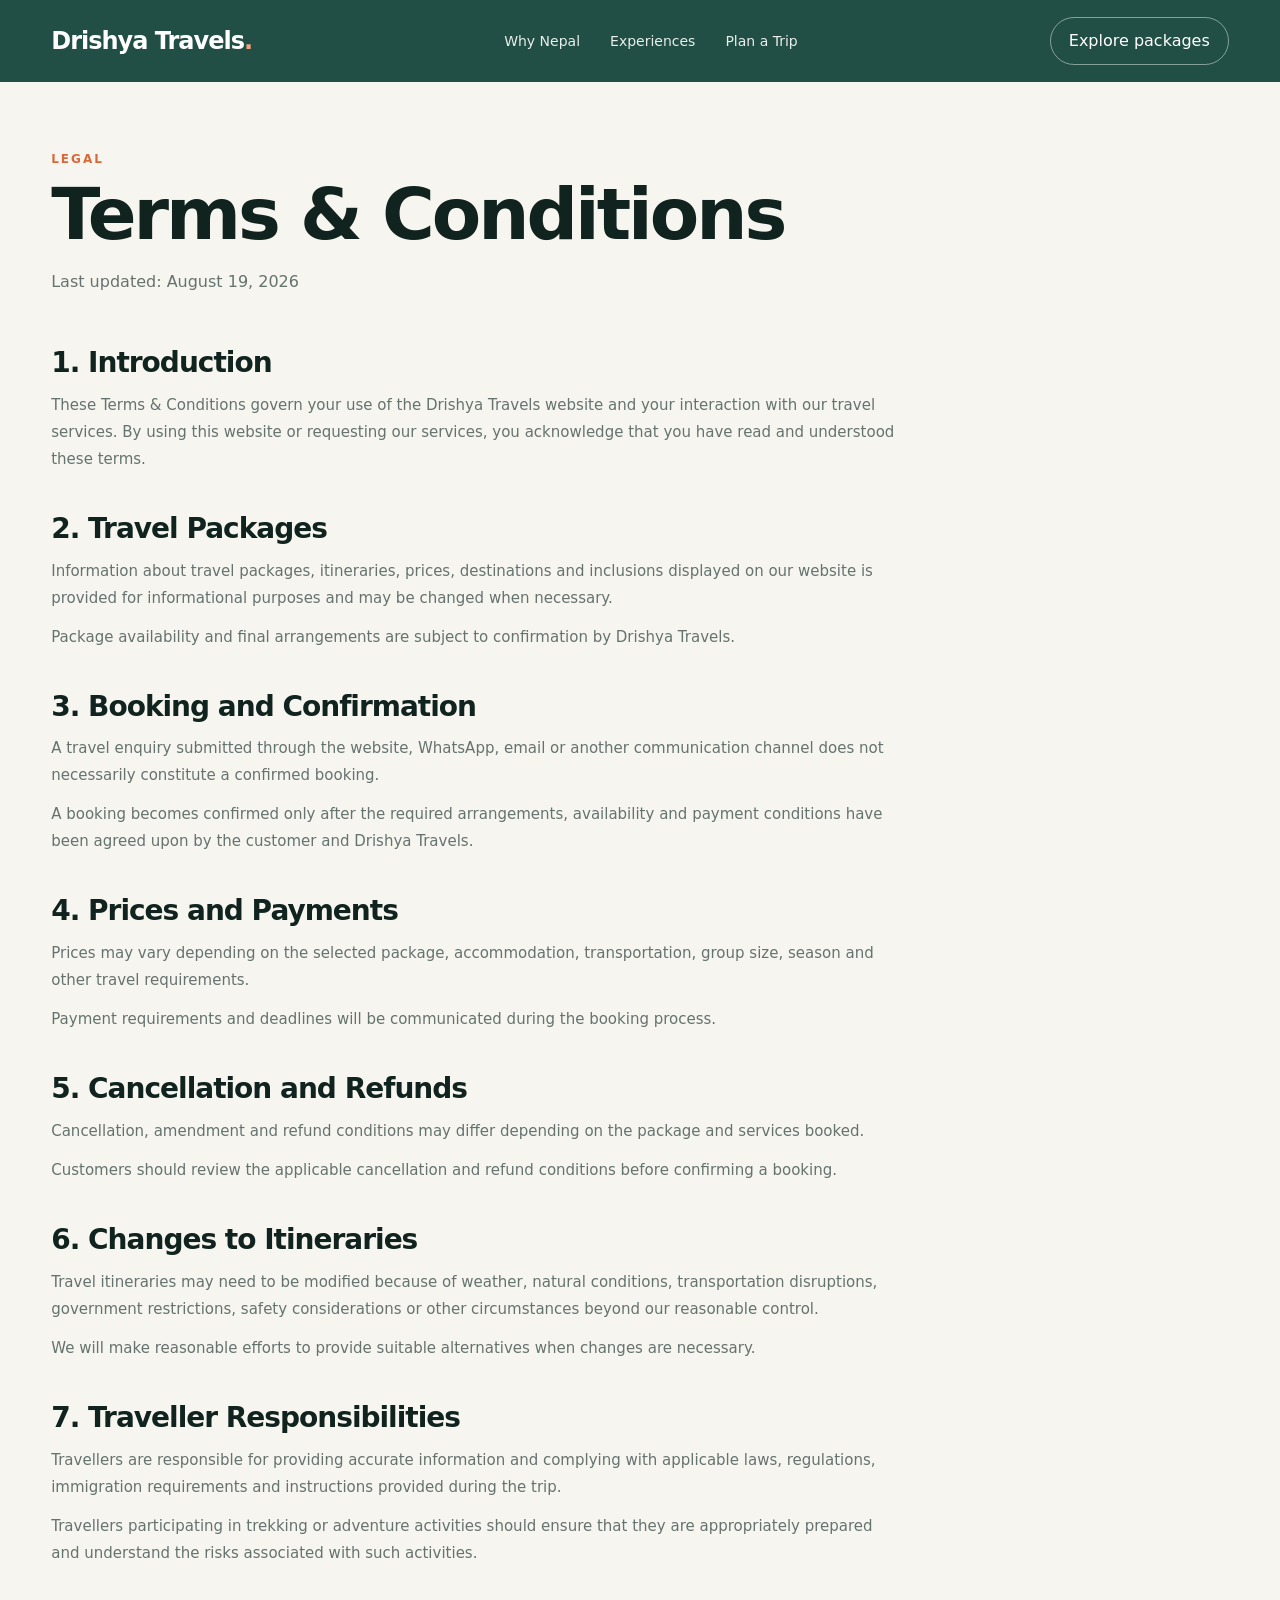
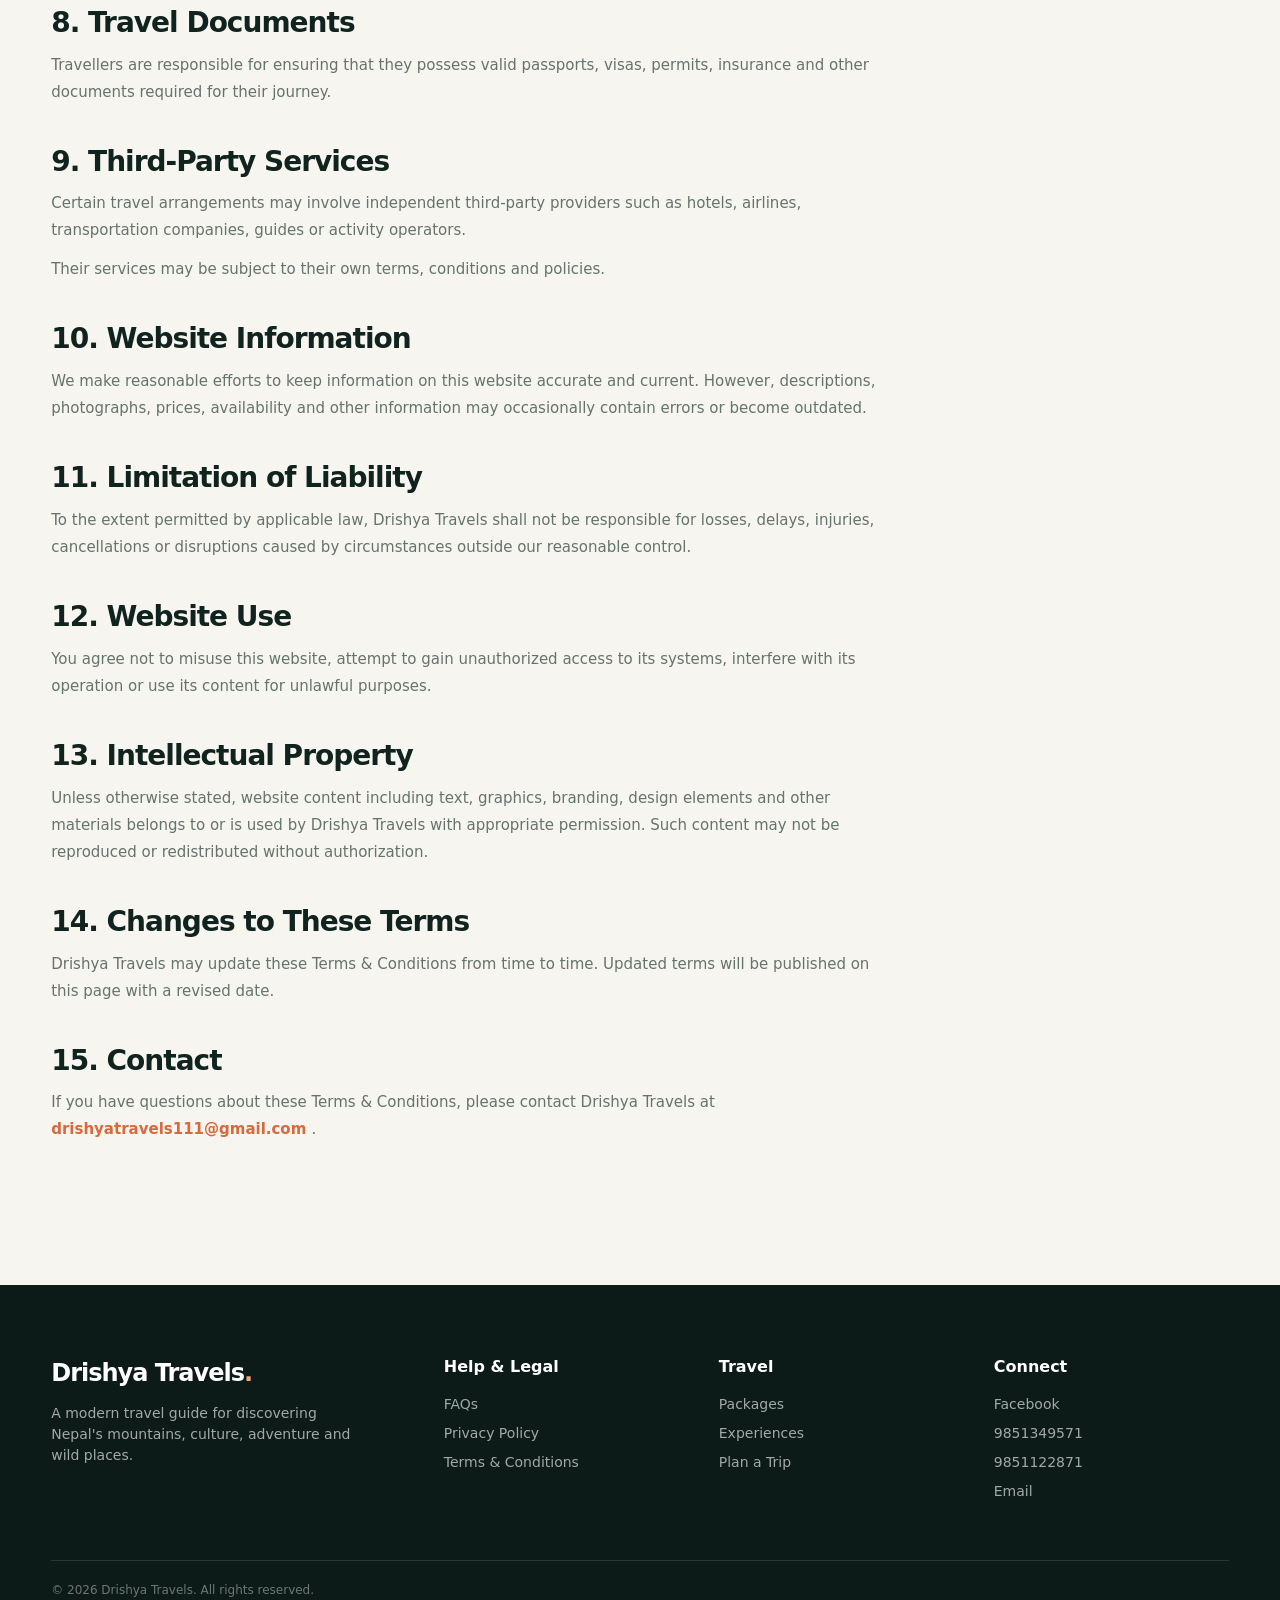
<file: terms-and-conditions.html>
<!DOCTYPE html>
<html lang="en">
<head>

  <meta charset="UTF-8">
  <meta name="viewport" content="width=device-width, initial-scale=1.0">

  <title>Terms & Conditions — Drishya Travels</title>

  <meta
    name="description"
    content="Read the Terms and Conditions governing the use of the Drishya Travels website and travel services."
  >

  <link rel="icon" type="image/png" href="logo.jpeg">
  <link rel="stylesheet" href="css/global.css">

  <style>
/* =========================
   PRELOADER
========================= */

.preloader{
  position:fixed;
  inset:0;
  z-index:99999;

  display:flex;
  align-items:center;
  justify-content:center;

  background:var(--accent2, #214f45);

  opacity:1;
  visibility:visible;

  transition:
    opacity .7s ease,
    visibility .7s ease;
}

/* Hidden state */
.preloader.loaded{
  opacity:0;
  visibility:hidden;
  pointer-events:none;
}

/* Content */
.preloader-content{
  text-align:center;
  color:#fff;
}

/* Logo */
.preloader-logo{
  font-size:28px;
  font-weight:800;
  letter-spacing:-1px;

  animation:preloaderFade 1.2s ease-in-out infinite alternate;
}

.preloader-logo span{
  color:var(--accent, #d66a3d);
}

/* =========================
   MOUNTAIN LOADER
========================= */

.mountain-loader{
  position:relative;

  width:120px;
  height:55px;

  margin:25px auto 18px;

  overflow:hidden;
}

/* Mountain shapes */
.mountain-loader span{
  position:absolute;
  bottom:0;

  width:0;
  height:0;

  border-left:30px solid transparent;
  border-right:30px solid transparent;
  border-bottom:45px solid rgba(255,255,255,.92);

  transform-origin:center bottom;

  animation:mountainPulse 1.5s ease-in-out infinite;
}

.mountain-loader span:nth-child(1){
  left:0;
  transform:scale(.8);
  animation-delay:0s;
}

.mountain-loader span:nth-child(2){
  left:30px;
  border-left-width:40px;
  border-right-width:40px;
  border-bottom-width:55px;
  animation-delay:.15s;
}

.mountain-loader span:nth-child(3){
  right:0;
  transform:scale(.75);
  animation-delay:.3s;
}

/* Loading text */
.preloader p{
  margin:0;

  font-size:11px;
  font-weight:800;

  text-transform:uppercase;
  letter-spacing:3px;

  color:rgba(255,255,255,.65);

  animation:preloaderText 1.5s ease-in-out infinite;
}


/* =========================
   ANIMATIONS
========================= */

@keyframes mountainPulse{

  0%,
  100%{
    opacity:.45;
    transform:translateY(5px) scale(.92);
  }

  50%{
    opacity:1;
    transform:translateY(0) scale(1);
  }

}

@keyframes preloaderFade{

  from{
    opacity:.65;
  }

  to{
    opacity:1;
  }

}

@keyframes preloaderText{

  0%,
  100%{
    opacity:.45;
  }

  50%{
    opacity:1;
  }

}


/* =========================
   MOBILE
========================= */

@media(max-width:520px){

  .preloader-logo{
    font-size:24px;
  }

  .mountain-loader{
    width:105px;
    height:50px;
  }

  .preloader p{
    font-size:10px;
    letter-spacing:2.5px;
  }

}

    .legal-page {
      padding: 150px 0 100px;
    }

    .legal-header {
      max-width: 850px;
      margin-bottom: 55px;
    }

    .legal-header h1 {
      font-size: clamp(42px, 6vw, 72px);
      line-height: 1;
      letter-spacing: -3px;
      color: var(--ink);
      margin-bottom: 20px;
    }

    .legal-header p {
      color: var(--muted);
      font-size: 16px;
    }

    .legal-content {
      max-width: 850px;
    }

    .legal-content section {
      margin-bottom: 42px;
    }

    .legal-content h2 {
      font-size: 28px;
      letter-spacing: -1px;
      margin-bottom: 14px;
    }

    .legal-content p,
    .legal-content li {
      color: var(--muted);
      font-size: 15px;
      line-height: 1.8;
    }

    .legal-content ul {
      padding-left: 22px;
      margin-top: 10px;
    }

    .legal-content li {
      margin-bottom: 7px;
    }

    .legal-content a {
      color: var(--accent);
      font-weight: 700;
    }

    .legal-nav {
      background: var(--accent2);
      color: white;
    }

    @media(max-width:520px) {

      .legal-page {
        padding: 120px 0 70px;
      }

      .legal-header h1 {
        letter-spacing: -2px;
      }

    }

  </style>

</head>

<body>
 <!-- =========================
     PAGE PRELOADER
========================= -->

<div class="preloader" id="preloader">

  <div class="preloader-content">

    <div class="preloader-logo">
      Drishya Travels<span>.</span>
    </div>

    <div class="mountain-loader">
      <span></span>
      <span></span>
      <span></span>
    </div>

    <p>Discovering Nepal...</p>

  </div>

</div>
<header class="nav legal-nav">

  <div class="container nav-inner">

    <a class="logo" href="index.html">
      Drishya Travels<span>.</span>
    </a>

    <nav class="links">
      <a href="index.html#about">Why Nepal</a>
      <a href="index.html#experiences">Experiences</a>
      <a href="index.html#planner">Plan a Trip</a>
    </nav>

    <a class="nav-btn" href="packages.html">
      Explore packages
    </a>

    <button
      class="menu"
      aria-label="Open menu">
      ☰
    </button>

  </div>

</header>


<main>

<section class="legal-page">

  <div class="container">

    <div class="legal-header">

      <div class="kicker">
        Legal
      </div>

      <h1>
        Terms & Conditions
      </h1>

      <p>
        Last updated: August 19, 2026
      </p>

    </div>


    <div class="legal-content">


      <section>

        <h2>
          1. Introduction
        </h2>

        <p>
          These Terms & Conditions govern your use of the Drishya
          Travels website and your interaction with our travel
          services. By using this website or requesting our services,
          you acknowledge that you have read and understood these
          terms.
        </p>

      </section>


      <section>

        <h2>
          2. Travel Packages
        </h2>

        <p>
          Information about travel packages, itineraries, prices,
          destinations and inclusions displayed on our website is
          provided for informational purposes and may be changed
          when necessary.
        </p>

        <p style="margin-top:12px">
          Package availability and final arrangements are subject to
          confirmation by Drishya Travels.
        </p>

      </section>


      <section>

        <h2>
          3. Booking and Confirmation
        </h2>

        <p>
          A travel enquiry submitted through the website, WhatsApp,
          email or another communication channel does not necessarily
          constitute a confirmed booking.
        </p>

        <p style="margin-top:12px">
          A booking becomes confirmed only after the required
          arrangements, availability and payment conditions have
          been agreed upon by the customer and Drishya Travels.
        </p>

      </section>


      <section>

        <h2>
          4. Prices and Payments
        </h2>

        <p>
          Prices may vary depending on the selected package,
          accommodation, transportation, group size, season and
          other travel requirements.
        </p>

        <p style="margin-top:12px">
          Payment requirements and deadlines will be communicated
          during the booking process.
        </p>

      </section>


      <section>

        <h2>
          5. Cancellation and Refunds
        </h2>

        <p>
          Cancellation, amendment and refund conditions may differ
          depending on the package and services booked.
        </p>

        <p style="margin-top:12px">
          Customers should review the applicable cancellation and
          refund conditions before confirming a booking.
        </p>

      </section>


      <section>

        <h2>
          6. Changes to Itineraries
        </h2>

        <p>
          Travel itineraries may need to be modified because of
          weather, natural conditions, transportation disruptions,
          government restrictions, safety considerations or other
          circumstances beyond our reasonable control.
        </p>

        <p style="margin-top:12px">
          We will make reasonable efforts to provide suitable
          alternatives when changes are necessary.
        </p>

      </section>


      <section>

        <h2>
          7. Traveller Responsibilities
        </h2>

        <p>
          Travellers are responsible for providing accurate
          information and complying with applicable laws, regulations,
          immigration requirements and instructions provided during
          the trip.
        </p>

        <p style="margin-top:12px">
          Travellers participating in trekking or adventure
          activities should ensure that they are appropriately
          prepared and understand the risks associated with such
          activities.
        </p>

      </section>


      <section>

        <h2>
          8. Travel Documents
        </h2>

        <p>
          Travellers are responsible for ensuring that they possess
          valid passports, visas, permits, insurance and other
          documents required for their journey.
        </p>

      </section>


      <section>

        <h2>
          9. Third-Party Services
        </h2>

        <p>
          Certain travel arrangements may involve independent
          third-party providers such as hotels, airlines,
          transportation companies, guides or activity operators.
        </p>

        <p style="margin-top:12px">
          Their services may be subject to their own terms,
          conditions and policies.
        </p>

      </section>


      <section>

        <h2>
          10. Website Information
        </h2>

        <p>
          We make reasonable efforts to keep information on this
          website accurate and current. However, descriptions,
          photographs, prices, availability and other information
          may occasionally contain errors or become outdated.
        </p>

      </section>


      <section>

        <h2>
          11. Limitation of Liability
        </h2>

        <p>
          To the extent permitted by applicable law, Drishya Travels
          shall not be responsible for losses, delays, injuries,
          cancellations or disruptions caused by circumstances
          outside our reasonable control.
        </p>

      </section>


      <section>

        <h2>
          12. Website Use
        </h2>

        <p>
          You agree not to misuse this website, attempt to gain
          unauthorized access to its systems, interfere with its
          operation or use its content for unlawful purposes.
        </p>

      </section>


      <section>

        <h2>
          13. Intellectual Property
        </h2>

        <p>
          Unless otherwise stated, website content including text,
          graphics, branding, design elements and other materials
          belongs to or is used by Drishya Travels with appropriate
          permission. Such content may not be reproduced or
          redistributed without authorization.
        </p>

      </section>


      <section>

        <h2>
          14. Changes to These Terms
        </h2>

        <p>
          Drishya Travels may update these Terms & Conditions from
          time to time. Updated terms will be published on this page
          with a revised date.
        </p>

      </section>


      <section>

        <h2>
          15. Contact
        </h2>

        <p>
          If you have questions about these Terms & Conditions,
          please contact Drishya Travels at
          <a href="mailto:drishyatravels111@gmail.com">
            drishyatravels111@gmail.com
          </a>.
        </p>

      </section>


    </div>

  </div>

</section>

</main>


<footer>

  <div class="container">

    <div class="footer-grid">

      <div>

        <div class="logo">
          Drishya Travels<span>.</span>
        </div>

        <p style="margin-top:12px;max-width:300px">
          A modern travel guide for discovering Nepal's mountains,
          culture, adventure and wild places.
        </p>

      </div>


      <div>

        <h4>
          Help & Legal
        </h4>

        <a href="faq.html">
          FAQs
        </a>

        <a href="privacy-policy.html">
          Privacy Policy
        </a>

        <a href="terms-and-conditions.html">
          Terms & Conditions
        </a>

      </div>


      <div>

        <h4>
          Travel
        </h4>

        <a href="packages.html">
          Packages
        </a>

        <a href="index.html#experiences">
          Experiences
        </a>

        <a href="index.html#planner">
          Plan a Trip
        </a>

      </div>


      <div>

        <h4>
          Connect
        </h4>
        <a href="https://www.facebook.com/share/1EnaUqG3Lr/">
          Facebook
        </a>
        <a href="tel:+9779851349571">
          9851349571
        </a>

        <a href="tel:+9779851122871">
          9851122871
        </a>

        <a href="mailto:drishyatravels111@gmail.com">
          Email
        </a>

      </div>

    </div>


    <div class="copyright">
      © 2026 Drishya Travels. All rights reserved.
    </div>

  </div>

</footer>

</body>
<script>
window.addEventListener("load", function(){

  const preloader = document.getElementById("preloader");

  setTimeout(() => {
    preloader.classList.add("loaded");
  }, 500);

});
</script>
</html>
</file>
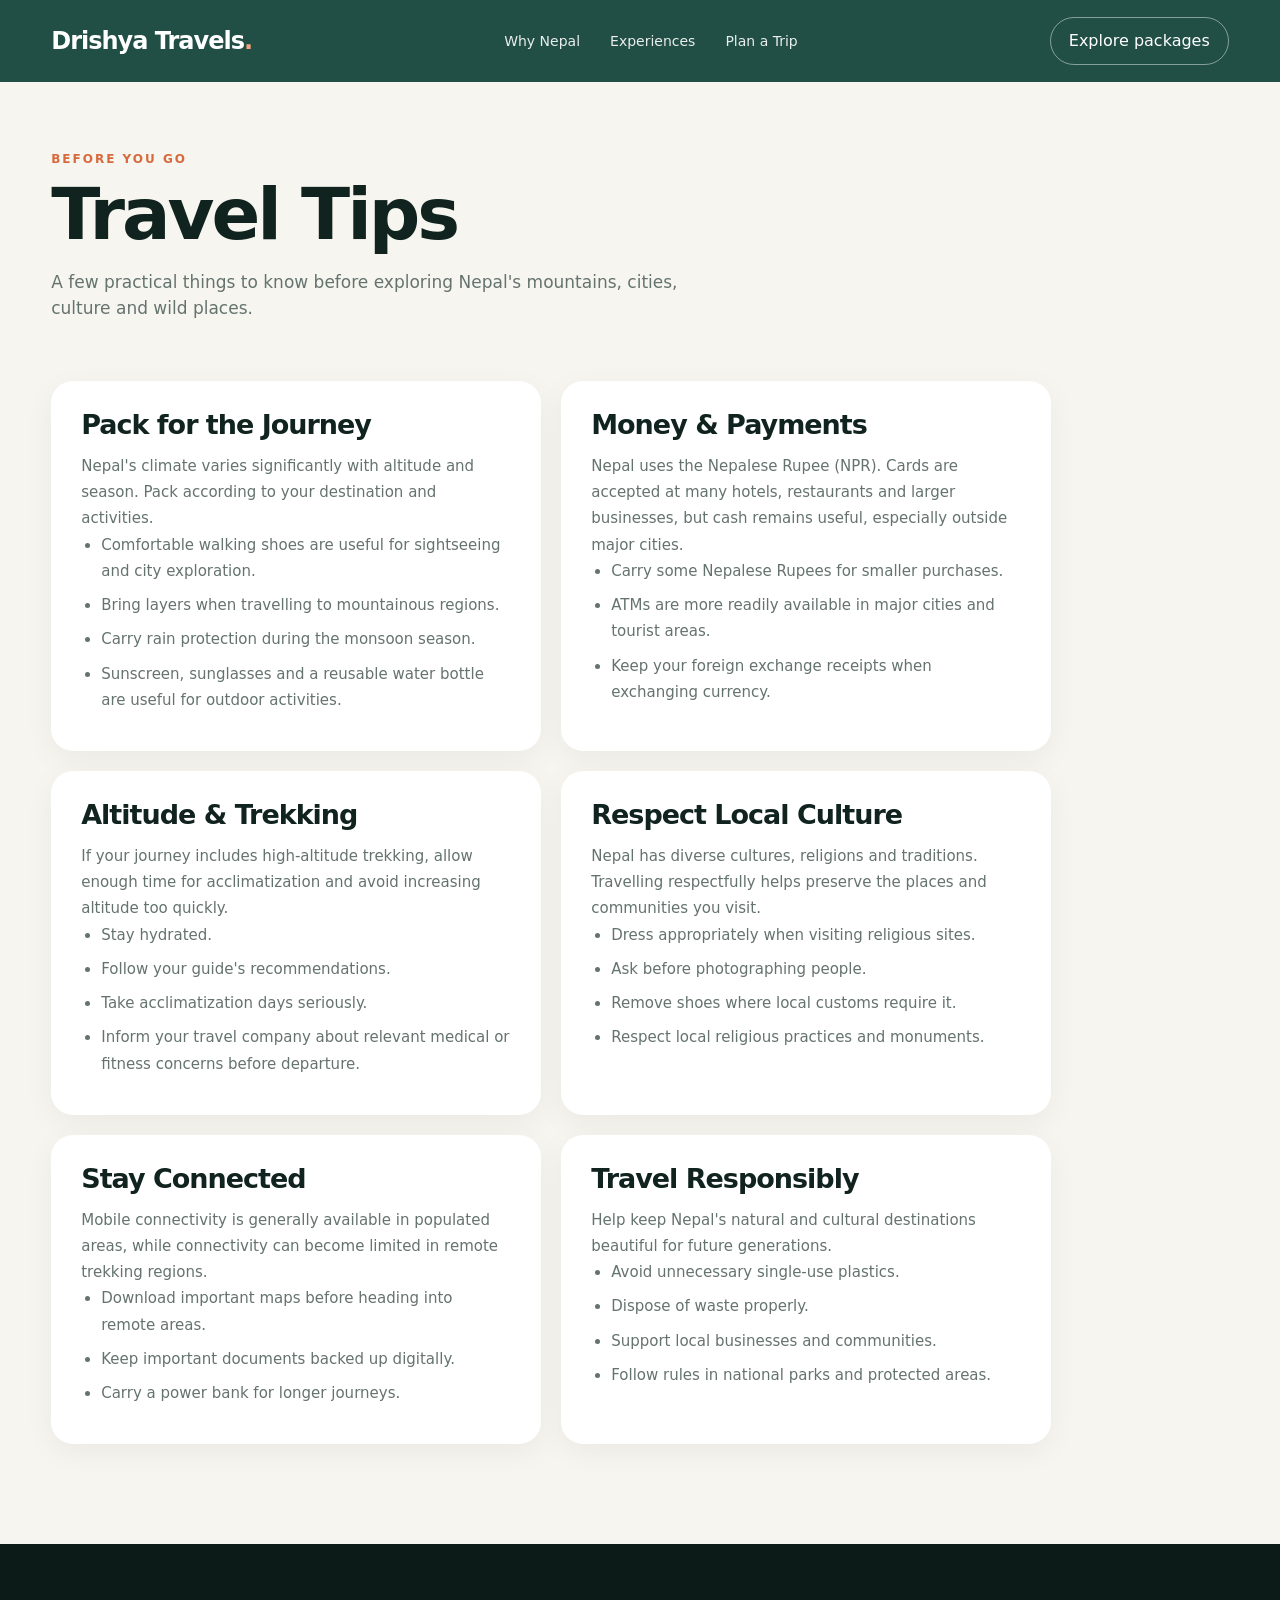
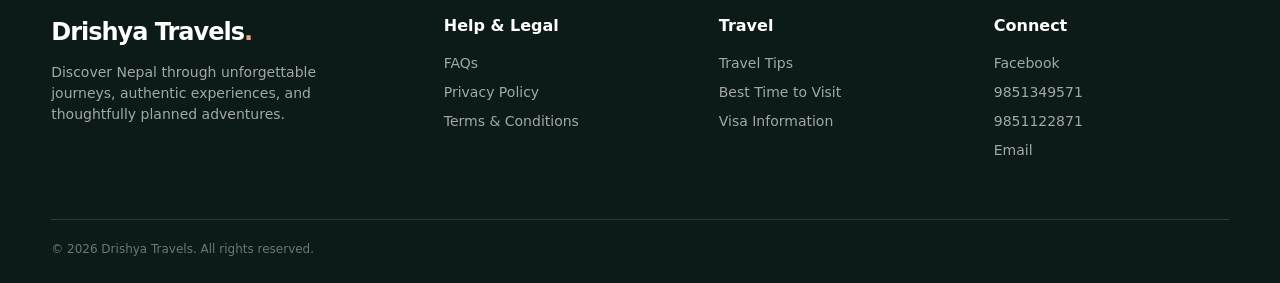
<file: travel-tips.html>
<!DOCTYPE html>
<html lang="en">

<head>

  <meta charset="UTF-8">
  <meta name="viewport" content="width=device-width, initial-scale=1.0">

  <title>Travel Tips — Drishya Travels</title>

  <meta
    name="description"
    content="Essential travel tips for visiting Nepal, including packing, money, transportation, altitude, culture and responsible travel."
  >

  <link rel="icon" type="image/png" href="logo.jpeg">
  <link rel="stylesheet" href="css/global.css">

  <style>
/* =========================
   PRELOADER
========================= */

.preloader{
  position:fixed;
  inset:0;
  z-index:99999;

  display:flex;
  align-items:center;
  justify-content:center;

  background:var(--accent2, #214f45);

  opacity:1;
  visibility:visible;

  transition:
    opacity .7s ease,
    visibility .7s ease;
}

/* Hidden state */
.preloader.loaded{
  opacity:0;
  visibility:hidden;
  pointer-events:none;
}

/* Content */
.preloader-content{
  text-align:center;
  color:#fff;
}

/* Logo */
.preloader-logo{
  font-size:28px;
  font-weight:800;
  letter-spacing:-1px;

  animation:preloaderFade 1.2s ease-in-out infinite alternate;
}

.preloader-logo span{
  color:var(--accent, #d66a3d);
}

/* =========================
   MOUNTAIN LOADER
========================= */

.mountain-loader{
  position:relative;

  width:120px;
  height:55px;

  margin:25px auto 18px;

  overflow:hidden;
}

/* Mountain shapes */
.mountain-loader span{
  position:absolute;
  bottom:0;

  width:0;
  height:0;

  border-left:30px solid transparent;
  border-right:30px solid transparent;
  border-bottom:45px solid rgba(255,255,255,.92);

  transform-origin:center bottom;

  animation:mountainPulse 1.5s ease-in-out infinite;
}

.mountain-loader span:nth-child(1){
  left:0;
  transform:scale(.8);
  animation-delay:0s;
}

.mountain-loader span:nth-child(2){
  left:30px;
  border-left-width:40px;
  border-right-width:40px;
  border-bottom-width:55px;
  animation-delay:.15s;
}

.mountain-loader span:nth-child(3){
  right:0;
  transform:scale(.75);
  animation-delay:.3s;
}

/* Loading text */
.preloader p{
  margin:0;

  font-size:11px;
  font-weight:800;

  text-transform:uppercase;
  letter-spacing:3px;

  color:rgba(255,255,255,.65);

  animation:preloaderText 1.5s ease-in-out infinite;
}


/* =========================
   ANIMATIONS
========================= */

@keyframes mountainPulse{

  0%,
  100%{
    opacity:.45;
    transform:translateY(5px) scale(.92);
  }

  50%{
    opacity:1;
    transform:translateY(0) scale(1);
  }

}

@keyframes preloaderFade{

  from{
    opacity:.65;
  }

  to{
    opacity:1;
  }

}

@keyframes preloaderText{

  0%,
  100%{
    opacity:.45;
  }

  50%{
    opacity:1;
  }

}


/* =========================
   MOBILE
========================= */

@media(max-width:520px){

  .preloader-logo{
    font-size:24px;
  }

  .mountain-loader{
    width:105px;
    height:50px;
  }

  .preloader p{
    font-size:10px;
    letter-spacing:2.5px;
  }

}

    .travel-page {
      padding: 150px 0 100px;
    }

    .travel-header {
      max-width: 850px;
      margin-bottom: 60px;
    }

    .travel-header h1 {
      font-size: clamp(42px, 6vw, 72px);
      line-height: 1;
      letter-spacing: -3px;
      margin-bottom: 20px;
    }

    .travel-header p {
      color: var(--muted);
      font-size: 17px;
      max-width: 680px;
    }

    .travel-grid {
      display: grid;
      grid-template-columns: repeat(2, 1fr);
      gap: 20px;
      max-width: 1000px;
    }

    .travel-card {
      background: #fff;
      border-radius: 22px;
      padding: 30px;
      box-shadow: 0 8px 30px rgba(0,0,0,.05);
    }

    .travel-card h2 {
      font-size: 27px;
      letter-spacing: -1px;
      margin-bottom: 14px;
    }

    .travel-card p,
    .travel-card li {
      color: var(--muted);
      font-size: 15px;
      line-height: 1.75;
    }

    .travel-card ul {
      padding-left: 20px;
    }

    .travel-card li {
      margin-bottom: 8px;
    }

    .legal-nav {
      background: var(--accent2);
      color: #fff;
    }

    @media(max-width:700px) {

      .travel-page {
        padding: 120px 0 70px;
      }

      .travel-grid {
        grid-template-columns: 1fr;
      }

    }

  </style>

</head>


<body>

 
  <!-- =========================
     PAGE PRELOADER
========================= -->

<div class="preloader" id="preloader">

  <div class="preloader-content">

    <div class="preloader-logo">
      Drishya Travels<span>.</span>
    </div>

    <div class="mountain-loader">
      <span></span>
      <span></span>
      <span></span>
    </div>

    <p>Discovering Nepal...</p>

  </div>

</div>
<header class="nav legal-nav">

  <div class="container nav-inner">

    <a class="logo" href="index.html">
      Drishya Travels<span>.</span>
    </a>

    <nav class="links">

      <a href="index.html#about">
        Why Nepal
      </a>

      <a href="index.html#experiences">
        Experiences
      </a>

      <a href="index.html#planner">
        Plan a Trip
      </a>

    </nav>

    <a class="nav-btn" href="packages.html">
      Explore packages
    </a>

    <button class="menu" aria-label="Open menu">
      ☰
    </button>

  </div>

</header>


<main>

<section class="travel-page">

  <div class="container">

    <div class="travel-header">

      <div class="kicker">
        Before You Go
      </div>

      <h1>
        Travel Tips
      </h1>

      <p>
        A few practical things to know before exploring Nepal's
        mountains, cities, culture and wild places.
      </p>

    </div>


    <div class="travel-grid">


      <article class="travel-card">

        <h2>
          Pack for the Journey
        </h2>

        <p>
          Nepal's climate varies significantly with altitude and
          season. Pack according to your destination and activities.
        </p>

        <ul>

          <li>
            Comfortable walking shoes are useful for sightseeing
            and city exploration.
          </li>

          <li>
            Bring layers when travelling to mountainous regions.
          </li>

          <li>
            Carry rain protection during the monsoon season.
          </li>

          <li>
            Sunscreen, sunglasses and a reusable water bottle are
            useful for outdoor activities.
          </li>

        </ul>

      </article>


      <article class="travel-card">

        <h2>
          Money & Payments
        </h2>

        <p>
          Nepal uses the Nepalese Rupee (NPR). Cards are accepted
          at many hotels, restaurants and larger businesses, but
          cash remains useful, especially outside major cities.
        </p>

        <ul>

          <li>
            Carry some Nepalese Rupees for smaller purchases.
          </li>

          <li>
            ATMs are more readily available in major cities and
            tourist areas.
          </li>

          <li>
            Keep your foreign exchange receipts when exchanging
            currency.
          </li>

        </ul>

      </article>


      <article class="travel-card">

        <h2>
          Altitude & Trekking
        </h2>

        <p>
          If your journey includes high-altitude trekking, allow
          enough time for acclimatization and avoid increasing
          altitude too quickly.
        </p>

        <ul>

          <li>
            Stay hydrated.
          </li>

          <li>
            Follow your guide's recommendations.
          </li>

          <li>
            Take acclimatization days seriously.
          </li>

          <li>
            Inform your travel company about relevant medical or
            fitness concerns before departure.
          </li>

        </ul>

      </article>


      <article class="travel-card">

        <h2>
          Respect Local Culture
        </h2>

        <p>
          Nepal has diverse cultures, religions and traditions.
          Travelling respectfully helps preserve the places and
          communities you visit.
        </p>

        <ul>

          <li>
            Dress appropriately when visiting religious sites.
          </li>

          <li>
            Ask before photographing people.
          </li>

          <li>
            Remove shoes where local customs require it.
          </li>

          <li>
            Respect local religious practices and monuments.
          </li>

        </ul>

      </article>


      <article class="travel-card">

        <h2>
          Stay Connected
        </h2>

        <p>
          Mobile connectivity is generally available in populated
          areas, while connectivity can become limited in remote
          trekking regions.
        </p>

        <ul>

          <li>
            Download important maps before heading into remote areas.
          </li>

          <li>
            Keep important documents backed up digitally.
          </li>

          <li>
            Carry a power bank for longer journeys.
          </li>

        </ul>

      </article>


      <article class="travel-card">

        <h2>
          Travel Responsibly
        </h2>

        <p>
          Help keep Nepal's natural and cultural destinations
          beautiful for future generations.
        </p>

        <ul>

          <li>
            Avoid unnecessary single-use plastics.
          </li>

          <li>
            Dispose of waste properly.
          </li>

          <li>
            Support local businesses and communities.
          </li>

          <li>
            Follow rules in national parks and protected areas.
          </li>

        </ul>

      </article>


    </div>

  </div>

</section>

</main>


<footer>

  <div class="container">

    <div class="footer-grid">

      <div>

        <div class="logo">
          Drishya Travels<span>.</span>
        </div>

        <p style="margin-top:12px;max-width:300px">
          Discover Nepal through unforgettable journeys,
          authentic experiences, and thoughtfully planned adventures.
        </p>

      </div>


      <div>

        <h4>Help & Legal</h4>

        <a href="faq.html">FAQs</a>

        <a href="privacy-policy.html">
          Privacy Policy
        </a>

        <a href="terms-and-conditions.html">
          Terms & Conditions
        </a>

      </div>


      <div>

        <h4>Travel</h4>

        <a href="travel-tips.html">
          Travel Tips
        </a>

        <a href="best-time-to-visit.html">
          Best Time to Visit
        </a>

        <a href="visa-information.html">
          Visa Information
        </a>

      </div>


      <div>

        <h4>Connect</h4>
        <a href="https://www.facebook.com/share/1EnaUqG3Lr/" target="_blank">
          Facebook
        </a>
        <a href="tel:+9779851349571">
          9851349571
        </a>

        <a href="tel:+9779851122871">
          9851122871
        </a>

        <a href="mailto:drishyatravels111@gmail.com">
          Email
        </a>

      </div>

    </div>


    <div class="copyright">
      © 2026 Drishya Travels. All rights reserved.
    </div>

  </div>

</footer>

<script>
window.addEventListener("load", function(){

  const preloader = document.getElementById("preloader");

  setTimeout(() => {
    preloader.classList.add("loaded");
  }, 500);

});
</script>
</body>
</html>
</file>
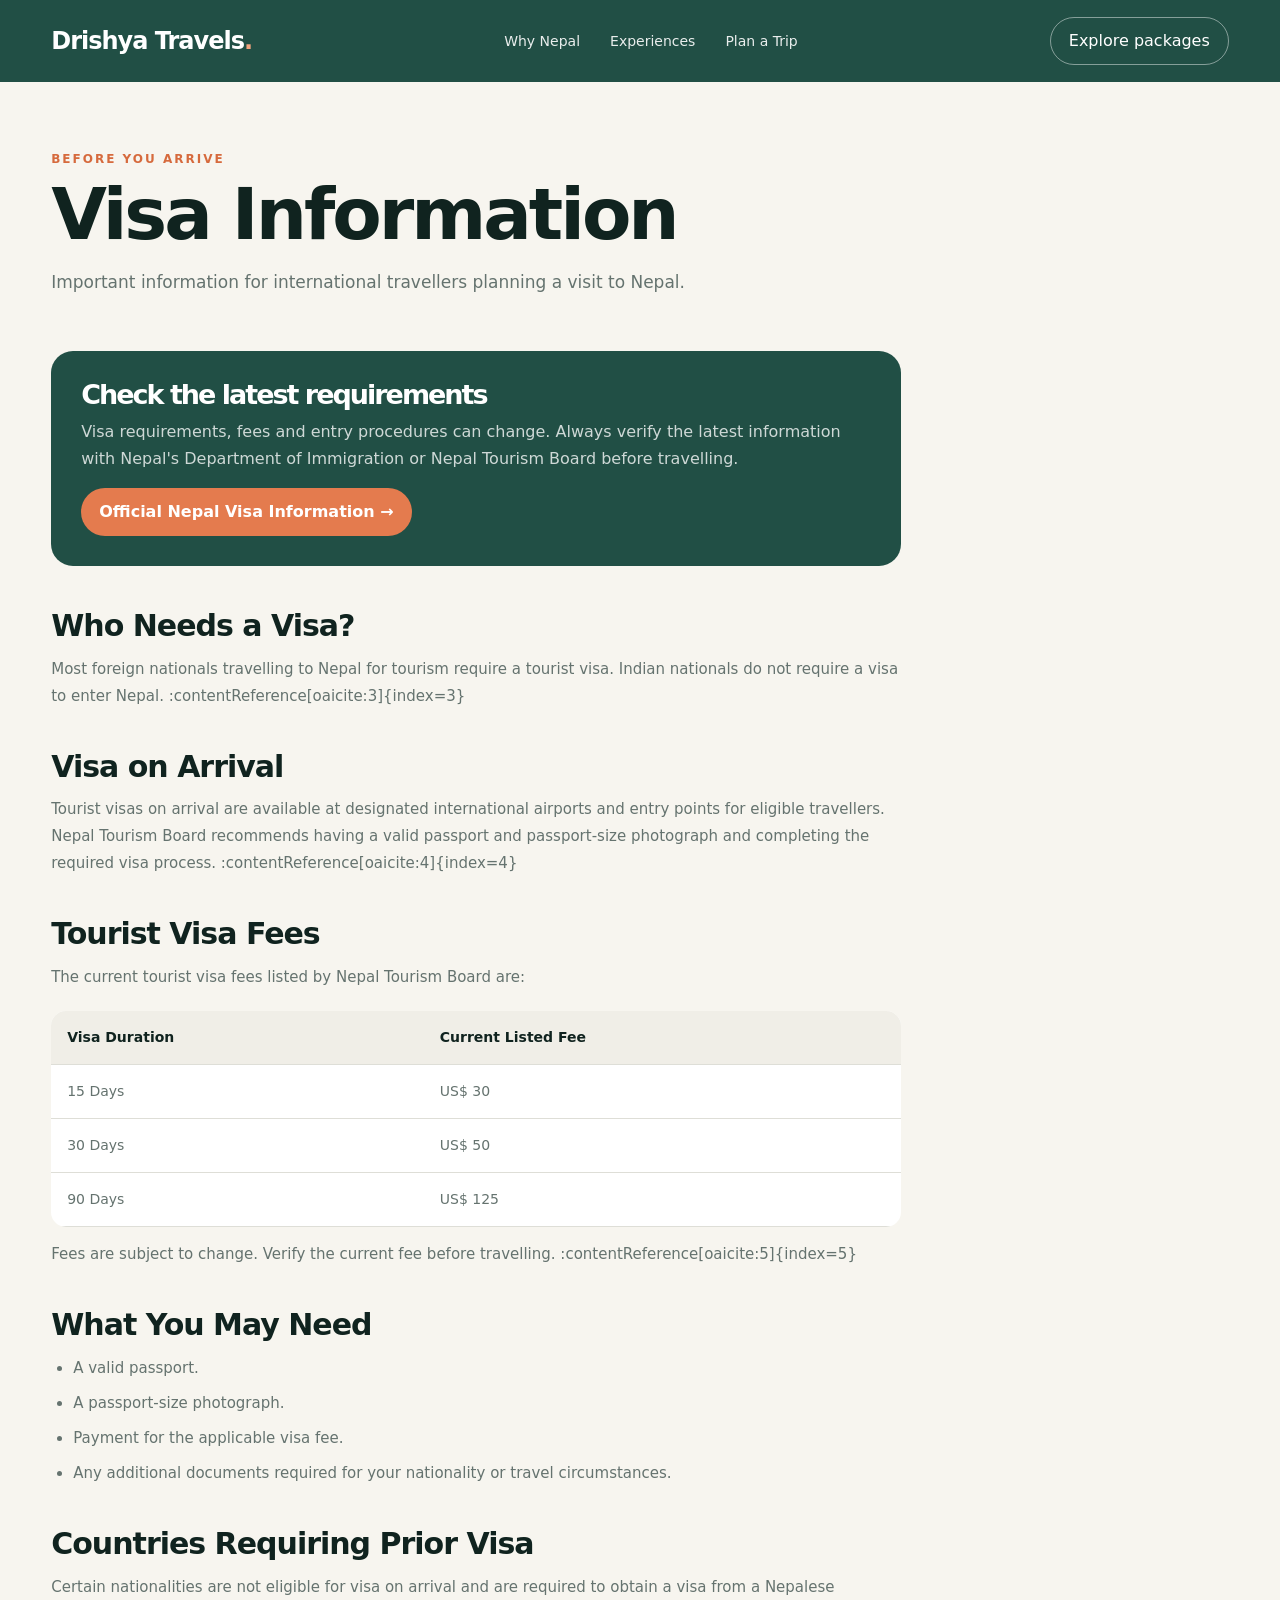
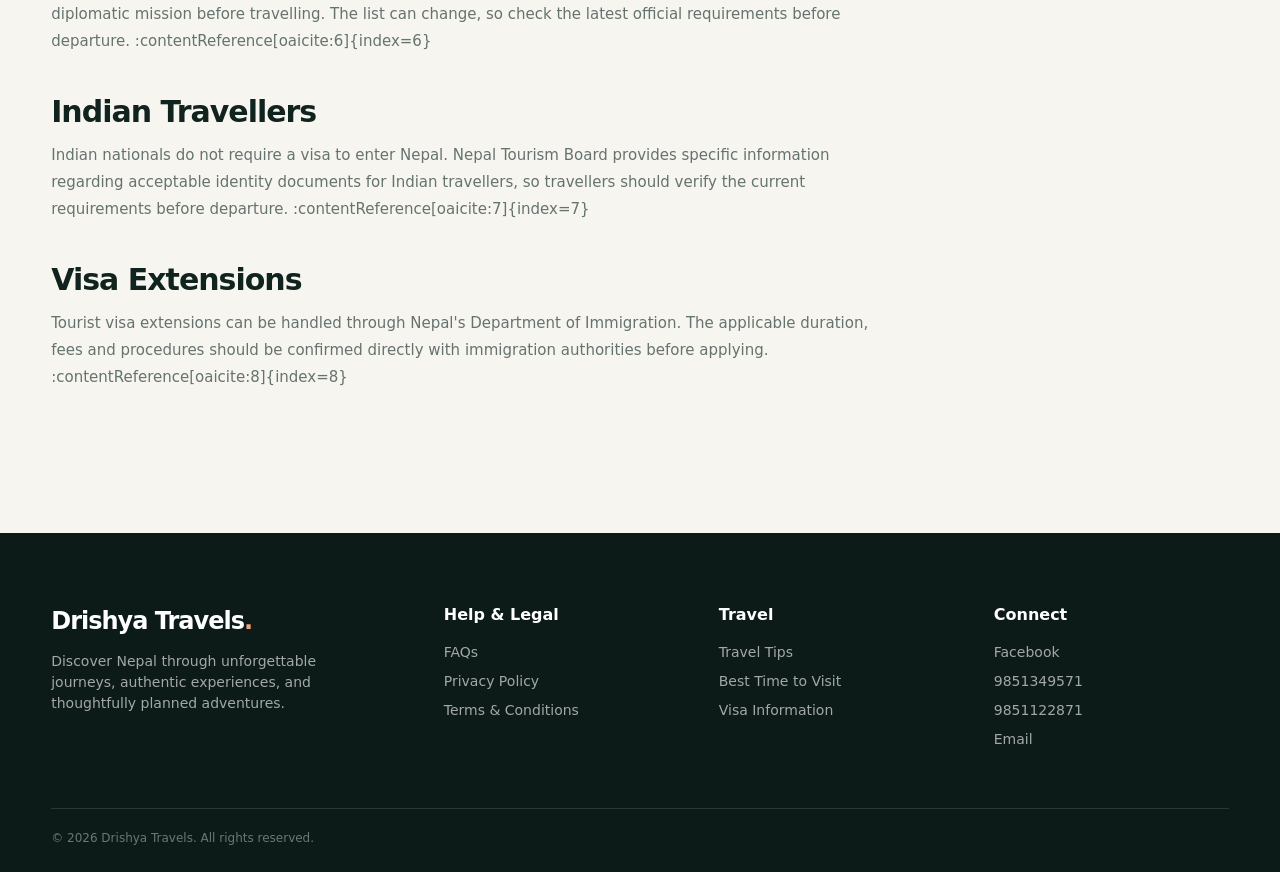
<file: visa-information.html>
<!DOCTYPE html>
<html lang="en">

<head>

  <meta charset="UTF-8">
  <meta name="viewport" content="width=device-width, initial-scale=1.0">

  <title>Visa Information — Drishya Travels</title>

  <meta
    name="description"
    content="Visa information for travelling to Nepal, including tourist visas, visa on arrival, requirements and useful official resources."
  >

  <link rel="icon" type="image/png" href="logo.jpeg">
  <link rel="stylesheet" href="css/global.css">

  <style>
/* =========================
   PRELOADER
========================= */

.preloader{
  position:fixed;
  inset:0;
  z-index:99999;

  display:flex;
  align-items:center;
  justify-content:center;

  background:var(--accent2, #214f45);

  opacity:1;
  visibility:visible;

  transition:
    opacity .7s ease,
    visibility .7s ease;
}

/* Hidden state */
.preloader.loaded{
  opacity:0;
  visibility:hidden;
  pointer-events:none;
}

/* Content */
.preloader-content{
  text-align:center;
  color:#fff;
}

/* Logo */
.preloader-logo{
  font-size:28px;
  font-weight:800;
  letter-spacing:-1px;

  animation:preloaderFade 1.2s ease-in-out infinite alternate;
}

.preloader-logo span{
  color:var(--accent, #d66a3d);
}

/* =========================
   MOUNTAIN LOADER
========================= */

.mountain-loader{
  position:relative;

  width:120px;
  height:55px;

  margin:25px auto 18px;

  overflow:hidden;
}

/* Mountain shapes */
.mountain-loader span{
  position:absolute;
  bottom:0;

  width:0;
  height:0;

  border-left:30px solid transparent;
  border-right:30px solid transparent;
  border-bottom:45px solid rgba(255,255,255,.92);

  transform-origin:center bottom;

  animation:mountainPulse 1.5s ease-in-out infinite;
}

.mountain-loader span:nth-child(1){
  left:0;
  transform:scale(.8);
  animation-delay:0s;
}

.mountain-loader span:nth-child(2){
  left:30px;
  border-left-width:40px;
  border-right-width:40px;
  border-bottom-width:55px;
  animation-delay:.15s;
}

.mountain-loader span:nth-child(3){
  right:0;
  transform:scale(.75);
  animation-delay:.3s;
}

/* Loading text */
.preloader p{
  margin:0;

  font-size:11px;
  font-weight:800;

  text-transform:uppercase;
  letter-spacing:3px;

  color:rgba(255,255,255,.65);

  animation:preloaderText 1.5s ease-in-out infinite;
}


/* =========================
   ANIMATIONS
========================= */

@keyframes mountainPulse{

  0%,
  100%{
    opacity:.45;
    transform:translateY(5px) scale(.92);
  }

  50%{
    opacity:1;
    transform:translateY(0) scale(1);
  }

}

@keyframes preloaderFade{

  from{
    opacity:.65;
  }

  to{
    opacity:1;
  }

}

@keyframes preloaderText{

  0%,
  100%{
    opacity:.45;
  }

  50%{
    opacity:1;
  }

}


/* =========================
   MOBILE
========================= */

@media(max-width:520px){

  .preloader-logo{
    font-size:24px;
  }

  .mountain-loader{
    width:105px;
    height:50px;
  }

  .preloader p{
    font-size:10px;
    letter-spacing:2.5px;
  }

}

    .travel-page {
      padding: 150px 0 100px;
    }

    .travel-header {
      max-width: 850px;
      margin-bottom: 55px;
    }

    .travel-header h1 {
      font-size: clamp(42px, 6vw, 72px);
      line-height: 1;
      letter-spacing: -3px;
      margin-bottom: 20px;
    }

    .travel-header p {
      color: var(--muted);
      font-size: 17px;
      max-width: 700px;
    }

    .visa-content {
      max-width: 850px;
    }

    .visa-section {
      margin-bottom: 42px;
    }

    .visa-section h2 {
      font-size: 30px;
      letter-spacing: -1px;
      margin-bottom: 14px;
    }

    .visa-section p,
    .visa-section li {
      color: var(--muted);
      font-size: 15px;
      line-height: 1.8;
    }

    .visa-section ul {
      padding-left: 22px;
      margin-top: 12px;
    }

    .visa-section li {
      margin-bottom: 8px;
    }

    .visa-table {
      width: 100%;
      border-collapse: collapse;
      margin-top: 20px;
      background: #fff;
      border-radius: 15px;
      overflow: hidden;
    }

    .visa-table th,
    .visa-table td {
      text-align: left;
      padding: 16px;
      border-bottom: 1px solid var(--line);
      font-size: 14px;
    }

    .visa-table th {
      background: #f0eee7;
      color: var(--ink);
    }

    .visa-table td {
      color: var(--muted);
    }

    .important {
      background: var(--accent2);
      color: #fff;
      padding: 30px;
      border-radius: 22px;
      margin-bottom: 45px;
    }

    .important h2 {
      font-size: 27px;
      margin-bottom: 10px;
    }

    .important p {
      color: rgba(255,255,255,.78);
      line-height: 1.7;
    }

    .official-link {
      display: inline-flex;
      margin-top: 15px;
      padding: 12px 18px;
      border-radius: 25px;
      background: #e47b4e;
      color: #fff;
      font-weight: 750;
    }

    .legal-nav {
      background: var(--accent2);
      color: #fff;
    }

    @media(max-width:600px) {

      .travel-page {
        padding: 120px 0 70px;
      }

      .visa-table {
        font-size: 13px;
      }

      .visa-table th,
      .visa-table td {
        padding: 12px 9px;
      }

    }

  </style>

</head>


<body>

 
  <!-- =========================
     PAGE PRELOADER
========================= -->

<div class="preloader" id="preloader">

  <div class="preloader-content">

    <div class="preloader-logo">
      Drishya Travels<span>.</span>
    </div>

    <div class="mountain-loader">
      <span></span>
      <span></span>
      <span></span>
    </div>

    <p>Discovering Nepal...</p>

  </div>

</div>
<header class="nav legal-nav">

  <div class="container nav-inner">

    <a class="logo" href="index.html">
      Drishya Travels<span>.</span>
    </a>

    <nav class="links">

      <a href="index.html#about">
        Why Nepal
      </a>

      <a href="index.html#experiences">
        Experiences
      </a>

      <a href="index.html#planner">
        Plan a Trip
      </a>

    </nav>

    <a class="nav-btn" href="packages.html">
      Explore packages
    </a>

    <button class="menu" aria-label="Open menu">
      ☰
    </button>

  </div>

</header>


<main>

<section class="travel-page">

  <div class="container">

    <div class="travel-header">

      <div class="kicker">
        Before You Arrive
      </div>

      <h1>
        Visa Information
      </h1>

      <p>
        Important information for international travellers
        planning a visit to Nepal.
      </p>

    </div>


    <div class="visa-content">


      <div class="important">

        <h2>
          Check the latest requirements
        </h2>

        <p>
          Visa requirements, fees and entry procedures can change.
          Always verify the latest information with Nepal's
          Department of Immigration or Nepal Tourism Board before
          travelling.
        </p>

        <a
          class="official-link"
          href="https://ntb.gov.np/plan-your-trip/before-you-come/tourist-visa"
          target="_blank"
          rel="noopener noreferrer"
        >
          Official Nepal Visa Information →
        </a>

      </div>


      <section class="visa-section">

        <h2>
          Who Needs a Visa?
        </h2>

        <p>
          Most foreign nationals travelling to Nepal for tourism
          require a tourist visa. Indian nationals do not require
          a visa to enter Nepal. :contentReference[oaicite:3]{index=3}
        </p>

      </section>


      <section class="visa-section">

        <h2>
          Visa on Arrival
        </h2>

        <p>
          Tourist visas on arrival are available at designated
          international airports and entry points for eligible
          travellers. Nepal Tourism Board recommends having a valid
          passport and passport-size photograph and completing the
          required visa process. :contentReference[oaicite:4]{index=4}
        </p>

      </section>


      <section class="visa-section">

        <h2>
          Tourist Visa Fees
        </h2>

        <p>
          The current tourist visa fees listed by Nepal Tourism
          Board are:
        </p>


        <table class="visa-table">

          <thead>

            <tr>
              <th>Visa Duration</th>
              <th>Current Listed Fee</th>
            </tr>

          </thead>

          <tbody>

            <tr>
              <td>
                15 Days
              </td>

              <td>
                US$ 30
              </td>
            </tr>


            <tr>

              <td>
                30 Days
              </td>

              <td>
                US$ 50
              </td>

            </tr>


            <tr>

              <td>
                90 Days
              </td>

              <td>
                US$ 125
              </td>

            </tr>

          </tbody>

        </table>

        <p style="margin-top:14px">
          Fees are subject to change. Verify the current fee before
          travelling. :contentReference[oaicite:5]{index=5}
        </p>

      </section>


      <section class="visa-section">

        <h2>
          What You May Need
        </h2>

        <ul>

          <li>
            A valid passport.
          </li>

          <li>
            A passport-size photograph.
          </li>

          <li>
            Payment for the applicable visa fee.
          </li>

          <li>
            Any additional documents required for your nationality
            or travel circumstances.
          </li>

        </ul>

      </section>


      <section class="visa-section">

        <h2>
          Countries Requiring Prior Visa
        </h2>

        <p>
          Certain nationalities are not eligible for visa on arrival
          and are required to obtain a visa from a Nepalese diplomatic
          mission before travelling. The list can change, so check
          the latest official requirements before departure.
          :contentReference[oaicite:6]{index=6}
        </p>

      </section>


      <section class="visa-section">

        <h2>
          Indian Travellers
        </h2>

        <p>
          Indian nationals do not require a visa to enter Nepal.
          Nepal Tourism Board provides specific information regarding
          acceptable identity documents for Indian travellers, so
          travellers should verify the current requirements before
          departure. :contentReference[oaicite:7]{index=7}
        </p>

      </section>


      <section class="visa-section">

        <h2>
          Visa Extensions
        </h2>

        <p>
          Tourist visa extensions can be handled through Nepal's
          Department of Immigration. The applicable duration,
          fees and procedures should be confirmed directly with
          immigration authorities before applying. :contentReference[oaicite:8]{index=8}
        </p>

      </section>


    </div>

  </div>

</section>

</main>


<footer>

  <div class="container">

    <div class="footer-grid">

      <div>

        <div class="logo">
          Drishya Travels<span>.</span>
        </div>

        <p style="margin-top:12px;max-width:300px">
          Discover Nepal through unforgettable journeys,
          authentic experiences, and thoughtfully planned adventures.
        </p>

      </div>


      <div>

        <h4>Help & Legal</h4>

        <a href="faq.html">
          FAQs
        </a>

        <a href="privacy-policy.html">
          Privacy Policy
        </a>

        <a href="terms-and-conditions.html">
          Terms & Conditions
        </a>

      </div>


      <div>

        <h4>Travel</h4>

        <a href="travel-tips.html">
          Travel Tips
        </a>

        <a href="best-time-to-visit.html">
          Best Time to Visit
        </a>

        <a href="visa-information.html">
          Visa Information
        </a>

      </div>


      <div>

        <h4>Connect</h4>
        <a href="https://www.facebook.com/share/1EnaUqG3Lr/" target="_blank">
          Facebook
        </a>
        <a href="tel:+9779851349571">
          9851349571
        </a>

        <a href="tel:+9779851122871">
          9851122871
        </a>

        <a href="mailto:drishyatravels111@gmail.com">
          Email
        </a>

      </div>

    </div>


    <div class="copyright">
      © 2026 Drishya Travels. All rights reserved.
    </div>

  </div>

</footer>

<script>
window.addEventListener("load", function(){

  const preloader = document.getElementById("preloader");

  setTimeout(() => {
    preloader.classList.add("loaded");
  }, 500);

});
</script>
</body>
</html>
</file>
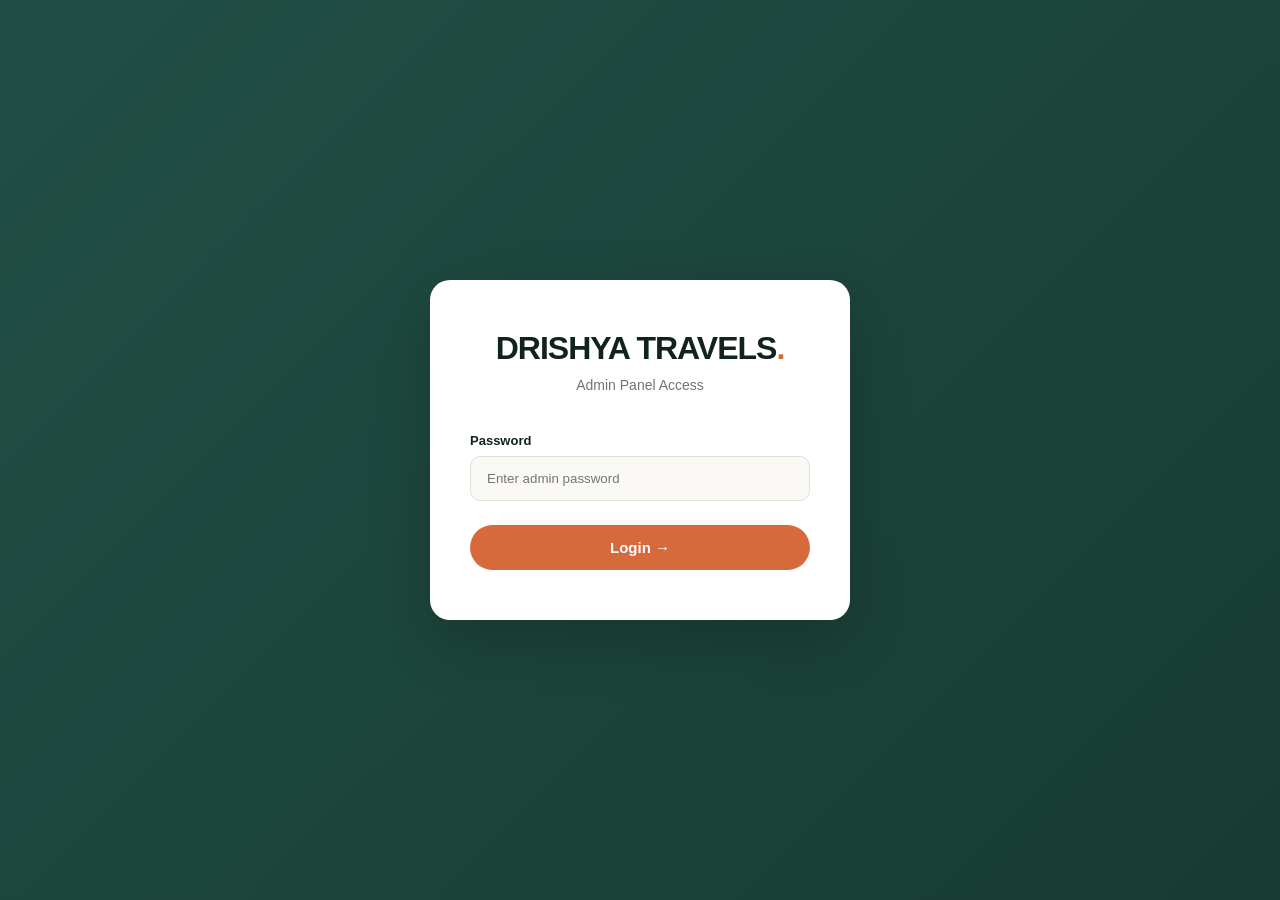
<file: admin/login.html>
<!DOCTYPE html>
<html lang="en">
<head>
  <meta charset="UTF-8">
  <meta name="viewport" content="width=device-width, initial-scale=1.0">
  <title>Drishya Travels — Admin Login</title>
  <link rel="stylesheet" href="css/login.css">
</head>
<body>

  <div class="login-container">

    <div class="login-card">

      <div class="brand">
        <h1>DRISHYA TRAVELS<span>.</span></h1>
        <p>Admin Panel Access</p>
      </div>

      <form id="loginForm">

        <div class="field">
          <label for="password">Password</label>
          <input
            type="password"
            id="password"
            placeholder="Enter admin password"
            required
          >
        </div>

        <button type="submit" class="login-btn">
          Login →
        </button>

      </form>

    </div>

  </div>
<script>
document.getElementById("loginForm").addEventListener("submit", function(e) {
    e.preventDefault();

    const password = document.getElementById("password").value;

    if (password === "drishya123") {
        window.location.href = "index.html";
    } else {
        alert("Invalid password");
    }
});
</script>
</body>
</html>
</file>
<file: css/global.css>
/* Shared design system — intentionally matches the original Himalaya mockup. */
:root{
  --ink:#10231f; --muted:#65736f; --paper:#f7f5ef; --white:#fff;
  --accent:#d66a3d; --accent2:#214f45; --line:#deded7;
  --shadow:0 20px 60px rgba(16,35,31,.12);
}
*{box-sizing:border-box;margin:0;padding:0}
html{scroll-behavior:smooth}
body{font-family:Inter,ui-sans-serif,system-ui,-apple-system,BlinkMacSystemFont,"Segoe UI",sans-serif;color:var(--ink);background:var(--paper);line-height:1.5}
a{text-decoration:none;color:inherit}
button,input,select{font:inherit}
.container{width:min(1180px,92%);margin:auto}
.nav{position:absolute;z-index:10;top:0;left:0;right:0;color:#fff}
.nav-inner{height:82px;display:flex;align-items:center;justify-content:space-between}
.logo{font-size:24px;font-weight:800;letter-spacing:-1px}
.logo span{color:#f0a37d}
.links{display:flex;gap:30px;font-size:14px}
.links a{opacity:.9}.links a:hover{opacity:1;color:#f0a37d}
.nav-btn{border:1px solid rgba(255,255,255,.45);padding:11px 18px;border-radius:30px}
.menu{display:none;background:none;border:0;color:#fff;font-size:26px}
.section{padding:100px 0}
.section-head{display:flex;justify-content:space-between;gap:30px;align-items:end;margin-bottom:40px}
.kicker{font-size:12px;letter-spacing:2px;text-transform:uppercase;color:var(--accent);font-weight:800;margin-bottom:10px}
h2{font-size:clamp(34px,4vw,54px);line-height:1.03;letter-spacing:-2px}
.section-head p{max-width:440px;color:var(--muted)}
.link{color:var(--accent2);font-weight:750;white-space:nowrap}
.btn{display:inline-flex;align-items:center;justify-content:center;border:0;border-radius:30px;padding:14px 23px;font-weight:750;cursor:pointer}
.btn-primary{background:#e47b4e;color:#fff}.btn-primary:hover{background:#d96b3f}
.btn-light{background:rgba(255,255,255,.12);border:1px solid rgba(255,255,255,.35);color:#fff}
footer{background:#0c1b18;color:#fff;padding:70px 0 25px}
.footer-grid{display:grid;grid-template-columns:1.5fr 1fr 1fr 1fr;gap:40px}
footer p,footer a{color:rgba(255,255,255,.62);font-size:14px}
footer h4{margin-bottom:15px}footer a{display:block;margin:8px 0}
.copyright{border-top:1px solid rgba(255,255,255,.12);margin-top:50px;padding-top:20px;font-size:12px;color:rgba(255,255,255,.4)}
@media(max-width:850px){
  .links,.nav-btn{display:none}.menu{display:block}
  .footer-grid{grid-template-columns:1fr 1fr}
}
@media(max-width:520px){
  .section{padding:70px 0}
  .section-head{display:block}.section-head p{margin-top:14px}
  .footer-grid{grid-template-columns:1fr}
}
</file>
<file: css/home.css>
/* =========================
   PRELOADER
========================= */

.preloader{
  position:fixed;
  inset:0;
  z-index:99999;

  display:flex;
  align-items:center;
  justify-content:center;

  background:var(--accent2, #214f45);

  opacity:1;
  visibility:visible;

  transition:
    opacity .7s ease,
    visibility .7s ease;
}

/* Hidden state */
.preloader.loaded{
  opacity:0;
  visibility:hidden;
  pointer-events:none;
}

/* Content */
.preloader-content{
  text-align:center;
  color:#fff;
}

/* Logo */
.preloader-logo{
  font-size:28px;
  font-weight:800;
  letter-spacing:-1px;

  animation:preloaderFade 1.2s ease-in-out infinite alternate;
}

.preloader-logo span{
  color:var(--accent, #d66a3d);
}

/* =========================
   MOUNTAIN LOADER
========================= */

.mountain-loader{
  position:relative;

  width:120px;
  height:55px;

  margin:25px auto 18px;

  overflow:hidden;
}

/* Mountain shapes */
.mountain-loader span{
  position:absolute;
  bottom:0;

  width:0;
  height:0;

  border-left:30px solid transparent;
  border-right:30px solid transparent;
  border-bottom:45px solid rgba(255,255,255,.92);

  transform-origin:center bottom;

  animation:mountainPulse 1.5s ease-in-out infinite;
}

.mountain-loader span:nth-child(1){
  left:0;
  transform:scale(.8);
  animation-delay:0s;
}

.mountain-loader span:nth-child(2){
  left:30px;
  border-left-width:40px;
  border-right-width:40px;
  border-bottom-width:55px;
  animation-delay:.15s;
}

.mountain-loader span:nth-child(3){
  right:0;
  transform:scale(.75);
  animation-delay:.3s;
}

/* Loading text */
.preloader p{
  margin:0;

  font-size:11px;
  font-weight:800;

  text-transform:uppercase;
  letter-spacing:3px;

  color:rgba(255,255,255,.65);

  animation:preloaderText 1.5s ease-in-out infinite;
}


/* =========================
   ANIMATIONS
========================= */

@keyframes mountainPulse{

  0%,
  100%{
    opacity:.45;
    transform:translateY(5px) scale(.92);
  }

  50%{
    opacity:1;
    transform:translateY(0) scale(1);
  }

}

@keyframes preloaderFade{

  from{
    opacity:.65;
  }

  to{
    opacity:1;
  }

}

@keyframes preloaderText{

  0%,
  100%{
    opacity:.45;
  }

  50%{
    opacity:1;
  }

}


/* =========================
   MOBILE
========================= */

@media(max-width:520px){

  .preloader-logo{
    font-size:24px;
  }

  .mountain-loader{
    width:105px;
    height:50px;
  }

  .preloader p{
    font-size:10px;
    letter-spacing:2.5px;
  }

}

/* Homepage styling preserved from the original mockup. */
.hero{min-height:810px;display:flex;align-items:center;position:relative;overflow:hidden;color:#fff;
background:linear-gradient(90deg,rgba(7,22,20,.76),rgba(7,22,20,.28)),url("https://images.unsplash.com/photo-1544735716-392fe2489ffa?auto=format&fit=crop&w=2200&q=85") center/cover}
.hero-content{max-width:730px;padding-top:55px}
.eyebrow{text-transform:uppercase;letter-spacing:3px;font-size:12px;font-weight:800;color:#f1ad88;margin-bottom:18px}
h1{font-size:clamp(52px,7vw,92px);line-height:.95;letter-spacing:-4px;margin-bottom:25px}
.hero p{font-size:18px;max-width:600px;color:rgba(255,255,255,.86);margin-bottom:34px}
.actions{display:flex;gap:12px;flex-wrap:wrap}
.hero-stats{position:absolute;bottom:32px;left:0;right:0}


/* =========================
   FEATURED PACKAGES
========================= */

.featured-packages{
  padding:100px 0;
  background:var(--paper);
}

.featured-head{
  display:flex;
  justify-content:space-between;
  align-items:flex-end;
  gap:30px;
  margin-bottom:40px;
}

.featured-head h2{
  margin:0;
  font-size:clamp(34px,4vw,54px);
  line-height:1.03;
  letter-spacing:-2px;
}

<<<<<<< HEAD:css/home.css

=======
>>>>>>> origin/main:public/css/home.css

/* =========================
   FEATURED GRID
========================= */

.featured-grid{
  display:grid;
  grid-template-columns:repeat(3,1fr);
  gap:20px;
}


/* =========================
   FEATURED CARD
========================= */

.featured-card{
  background:#fff;
  border-radius:22px;
  overflow:hidden;

  box-shadow:0 8px 30px rgba(0,0,0,.05);

  transition:box-shadow .3s ease;
}

.featured-card:hover{
  box-shadow:0 15px 40px rgba(0,0,0,.09);
}


/* =========================
   FEATURED IMAGE
========================= */

.featured-card-image{
  height:330px;
  position:relative;
  overflow:hidden;
}


/* Actual image layer */

.featured-card-image-bg{
  position:absolute;
  inset:0;

  background-size:cover;
  background-position:center;
  background-repeat:no-repeat;

  transform:scale(1);

  transition:transform .5s ease;
}


/* Image zoom */

.featured-card:hover .featured-card-image-bg{
  transform:scale(1.08);
}


/* =========================
   DARK HOVER OVERLAY
========================= */

.featured-card-image::after{
  content:"";

  position:absolute;
  inset:0;

  background:rgba(0,0,0,0);

  transition:background .35s ease;

  z-index:1;

  pointer-events:none;
}

.featured-card:hover .featured-card-image::after{
  background:rgba(0,0,0,.42);
}


/* =========================
   EXPLORE TEXT
========================= */

.featured-explore-text{
  position:absolute;

  z-index:3;

  top:50%;
  left:50%;

  transform:translate(-50%,-40%);

  color:#fff;

  font-size:15px;
  font-weight:700;

  letter-spacing:.5px;

  opacity:0;

  white-space:nowrap;

  transition:
    opacity .35s ease,
    transform .35s ease;
}

.featured-card:hover .featured-explore-text{
  opacity:1;
  transform:translate(-50%,-50%);
}


/* =========================
   FEATURED TAG
========================= */

.featured-tag{
  position:absolute;

  z-index:3;

  top:16px;
  left:16px;

  background:rgba(255,255,255,.92);

  padding:7px 12px;

  border-radius:20px;

  font-size:12px;
  font-weight:800;
}


/* =========================
   CARD CONTENT
========================= */

.featured-card-content{
  padding:22px;
}

.featured-meta{
  display:flex;
  justify-content:space-between;
  align-items:center;

  gap:15px;

  margin-bottom:10px;

  font-size:11px;
  text-transform:uppercase;

  letter-spacing:1px;

  font-weight:800;

  color:var(--accent2);
}

.featured-card-content h3{
  font-size:23px;
  line-height:1.15;

  margin-bottom:9px;

  letter-spacing:-.5px;
}

.featured-card-content p{
  color:var(--muted);

  font-size:14px;
  line-height:1.6;
}


/* =========================
   BOTTOM ROW
========================= */

.featured-bottom{
  display:flex;

  justify-content:space-between;
  align-items:center;

  gap:15px;

  margin-top:20px;
  padding-top:16px;

  border-top:1px solid var(--line);
}

.featured-bottom strong{
  font-size:14px;
  color:var(--ink);
}

.featured-bottom span{
  color:var(--accent);

  font-size:14px;
  font-weight:800;

  transition:transform .25s ease;
}

.featured-card:hover .featured-bottom span{
  transform:translateX(4px);
}


/* =========================
   TABLET
========================= */

@media(max-width:850px){

  .featured-head{
    align-items:flex-start;
  }

  .featured-grid{
    grid-template-columns:1fr 1fr;
  }

  .featured-card:last-child{
    grid-column:1 / -1;
  }

  .featured-card-image{
    height:280px;
  }

}


/* =========================
   MOBILE
========================= */

@media(max-width:520px){

  .featured-packages{
    padding:70px 0;
  }

  .featured-head{
    display:block;
    margin-bottom:30px;
  }

  .featured-grid{
    grid-template-columns:1fr;
  }

  .featured-card:last-child{
    grid-column:auto;
  }

  .featured-card-image{
    height:240px;
  }

}
.stats{display:flex;gap:45px;color:#fff}
.stat strong{display:block;font-size:23px}.stat span{font-size:12px;color:rgba(255,255,255,.68)}
.cards{display:grid;grid-template-columns:repeat(3,1fr);gap:20px}
.card{background:#fff;border-radius:22px;overflow:hidden;box-shadow:0 8px 30px rgba(0,0,0,.05);transition:transform .3s ease,box-shadow .3s ease}
.card:hover{box-shadow:0 15px 40px rgba(0,0,0,.09);}
.cards{display:grid;grid-template-columns:repeat(3,1fr);gap:20px;}
.card{background:#fff;border-radius:22px;overflow:hidden;box-shadow:0 8px 30px rgba(0,0,0,.05);transition:box-shadow .3s ease;}
.card:hover{box-shadow:0 15px 40px rgba(0,0,0,.09);}
.card-img{height:330px;position:relative;overflow:hidden;}
.card-img-bg{position:absolute;inset:0;background-size:cover;background-position:center;background-repeat:no-repeat;transform:scale(1);transition:transform .5s ease;}
.card:hover .card-img-bg{transform:scale(1.08);}
.card-img::after{content:"";position:absolute;inset:0;background:rgba(0,0,0,0);transition:background .35s ease;z-index:1;pointer-events:none;}
.card:hover .card-img::after{background:rgba(0,0,0,.42);}
.tag{position:absolute;z-index:3;top:16px;left:16px;background:rgba(255,255,255,.92);padding:7px 12px;border-radius:20px;font-size:12px;font-weight:800;}
.explore-text{position:absolute;z-index:3;top:50%;left:50%;transform:translate(-50%,-40%);color:#fff;font-size:15px;font-weight:700;letter-spacing:.5px;opacity:0;transition:opacity .35s ease,transform .35s ease;white-space:nowrap;
}

.card:hover .explore-text{
  opacity:1;
  transform:translate(-50%,-50%);
}

/* Card content */
.card-body{
  padding:22px;
}

.card-body h3{
  font-size:23px;
  margin-bottom:6px;
}

.card-body p{
  color:var(--muted);
  font-size:14px;
}

.card-meta{
  display:flex;
  justify-content:space-between;
  margin-top:18px;
  font-size:13px;
  font-weight:750;
  color:var(--accent2);
}
.tag{position:absolute;top:16px;left:16px;background:rgba(255,255,255,.92);padding:7px 12px;border-radius:20px;font-size:12px;font-weight:800}
.card-body{padding:22px}
.card-body h3{font-size:23px;margin-bottom:6px}.card-body p{color:var(--muted);font-size:14px}
.card-meta{display:flex;justify-content:space-between;margin-top:18px;font-size:13px;font-weight:750;color:var(--accent2)}
.feature{background:var(--accent2);color:#fff;min-height: 805px;}
.feature-grid{display:grid;grid-template-columns:1fr 1fr;gap:70px;align-items:center}
.feature-img{height:560px;border-radius:26px;background:url("https://images.unsplash.com/photo-1533130061792-64b345e4a833?auto=format&fit=crop&w=1400&q=85") center/cover}
.feature p{color:rgba(255,255,255,.72);margin:22px 0 30px;max-width:520px}
.feature-list{display:grid;grid-template-columns:1fr 1fr;gap:16px;margin-top:28px}
.feature-list div{border-top:1px solid rgba(255,255,255,.18);padding-top:14px;font-size:14px}
.experiences{display:grid;grid-template-columns:repeat(4,1fr);gap:16px}
/* =========================
   EXPERIENCES CARDS
========================= */

.exp{
  height:320px;
  border-radius:20px;
  overflow:hidden;
  position:relative;
  color:#fff;

  background-size:cover;
  background-position:center;

  transition:transform .3s ease, box-shadow .3s ease;
}

/* Zoom + blur the image */
.exp::before{
  content:"";
  position:absolute;
  inset:-8px;

  background:inherit;
  background-size:cover;
  background-position:center;

  filter:blur(0px);
  transform:scale(1);

  transition:
    transform .5s ease,
    filter .5s ease;
}

/* Dark overlay */
.exp::after{
  content:"";
  position:absolute;
  inset:0;

  background:linear-gradient(
    transparent 35%,
    rgba(0,0,0,.72)
  );

  transition:background .4s ease;
}

/* Hover effect */
.exp:hover::before{
  transform:scale(1.10);
  filter:blur(4px);
}

.exp:hover::after{
  background:rgba(0,0,0,.50);
}

/* Text */
.exp-content{
  position:absolute;
  z-index:2;
  bottom:22px;
  left:20px;

  transition:
    transform .35s ease,
    opacity .35s ease;
}

.exp:hover .exp-content{
  transform:translateY(-5px);
}

.exp h3{
  font-size:22px;
}

.exp span{
  font-size:12px;
  color:#ddd;
}
.planner{background:#ebe9df}
.planner-box{background:#fff;border-radius:28px;padding:32px;box-shadow:var(--shadow)}
.form-grid{display:grid;grid-template-columns:repeat(4,1fr);gap:14px}
.field label{display:block;font-size:11px;text-transform:uppercase;letter-spacing:1px;font-weight:800;color:var(--muted);margin-bottom:7px}
.field input,.field select{width:100%;border:1px solid var(--line);background:#fafaf7;border-radius:12px;padding:13px;outline:none}
.field input:focus,.field select:focus{border-color:var(--accent)}
.planner-result{margin-top:18px;padding:16px;border-radius:13px;background:#f5f4ed;color:var(--accent2);display:none}
.quote{max-width:850px;margin:auto;text-align:center;}
.quote blockquote{font-size:clamp(30px,4vw,48px);line-height:1.12;letter-spacing:-1.5px}
.quote cite{display:block;margin-top:22px;color:var(--muted);font-style:normal}
.whatsapp-button {
    position: fixed;
    right: 25px;
    bottom: 25px;

    width: 60px;
    height: 60px;

    display: flex;
    align-items: center;
    justify-content: center;

    background: #25D366;
    color: white;

    border-radius: 50%;
    text-decoration: none;

    font-size: 28px;

    box-shadow: 0 5px 15px rgba(0, 0, 0, 0.25);

    z-index: 9999;

    transition: transform 0.2s ease, box-shadow 0.2s ease;
}

.whatsapp-button:hover {
    transform: scale(1.1);
    box-shadow: 0 8px 20px rgba(0, 0, 0, 0.3);
}
@media(max-width:850px){
  .hero{min-height:700px}.hero-content{padding-top:100px}
  .stats{gap:22px}.stat strong{font-size:18px}
  .cards,.feature-grid{grid-template-columns:1fr}
  .feature-img{height:420px;order:2}
  .experiences{grid-template-columns:1fr 1fr}
  .form-grid{grid-template-columns:1fr 1fr}
}
@media(max-width:520px){
  h1{letter-spacing:-2px}
  .cards,.experiences,.form-grid,.feature-list{grid-template-columns:1fr}
  .hero-stats{bottom:20px}.stats{justify-content:space-between}
  .stats .stat:nth-child(3){display:none}
  .planner-box{padding:20px}
}




/* =========================
   CAROUSEL
========================= */

.carousel-wrapper {
    position: relative;
    width: 100%;
}


/*
    IMPORTANT:

    3 cards are visible on desktop.
*/

.places-carousel {
    display: flex;
    gap: 18px;

    width: 100%;

    overflow-x: auto;
    overflow-y: hidden;

    scroll-behavior: smooth;
    scroll-snap-type: x mandatory;

    scrollbar-width: none;

    padding: 2px 2px 15px;
}

.places-carousel::-webkit-scrollbar {
    display: none;
}


/* =========================
   CARD
========================= */

.card {
    /*
       3 cards visible.

       Container = 1100px
       Gap = 18px

       (1100 - 36) / 3 = ~354px
    */

    flex: 0 0 calc((100% - 36px) / 3);

    min-width: 0;

    background: #ffffff;

    border-radius: 20px;

    overflow: hidden;

    box-shadow: 0 8px 30px rgba(0, 0, 0, 0.07);

    scroll-snap-align: start;

    transition:
        transform 0.3s ease,
        box-shadow 0.3s ease;
}

.card:hover {
    transform: translateY(-5px);

    box-shadow:
        0 15px 40px rgba(0, 0, 0, 0.12);
}





/* =========================
   LOCATION TAG
========================= */

.location-tag {
    position: absolute;

    top: 15px;
    left: 15px;

    padding: 8px 13px;

    background: rgba(255, 255, 255, 0.94);

    border-radius: 30px;

    font-size: 11px;
    font-weight: 700;

    color: #17231f;
}








/* =========================
   ARROWS
========================= */

.carousel-btn {
    position: absolute;

    top: 45%;

    z-index: 10;

    width: 45px;
    height: 45px;

    border: none;

    border-radius: 50%;

    background: #ffffff;

    color: #17231f;

    font-size: 20px;

    cursor: pointer;

    box-shadow: 0 5px 20px rgba(0, 0, 0, 0.15);

    display: flex;
    justify-content: center;
    align-items: center;

    transition:
        transform 0.2s ease,
        background 0.2s ease;
}

.carousel-btn:hover {
    transform: scale(1.08);

    background: #17231f;

    color: #ffffff;
}

.carousel-btn.prev {
    left: -22px;
}

.carousel-btn.next {
    right: -22px;
}


/* =========================
   TABLET
========================= */

@media (max-width: 900px) {

    .places-heading {
        align-items: flex-start;
        flex-direction: column;
        gap: 20px;
    }

    .places-heading h2 {
        font-size: 40px;
    }

    .card {
        flex: 0 0 calc((100% - 18px) / 2);
    }

}


/* =========================
   MOBILE
========================= */

@media (max-width: 600px) {

    .places-section {
        padding: 55px 15px;
    }

    .places-heading {
        margin-bottom: 30px;
    }

    .places-heading h2 {
        font-size: 36px;
        letter-spacing: -1.5px;
    }

    .places-heading p {
        font-size: 14px;
        margin: 0;
    }


    /*
       ONE CARD AT A TIME ON MOBILE
    */

    .card {
        flex: 0 0 100%;
    }

    .card-img {
        height: 280px;
    }


    /*
       Hide arrows on phones.
       User can swipe with their finger.
    */

    .carousel-btn {
        display: none;
    }


    /*
       Make touch scrolling feel natural.
    */

    .places-carousel {
        gap: 15px;

        scroll-snap-type: x mandatory;

        -webkit-overflow-scrolling: touch;

        touch-action: pan-x;
    }

}

/* =========================
   PAGINATION
========================= */

.carousel-pagination {
    display: flex;
    justify-content: center;
    align-items: center;
    gap: 8px;

    margin-top: 22px;
}

.carousel-dot {
    width: 8px;
    height: 8px;

    padding: 0;
    border: none;

    border-radius: 50%;

    background: #cfd5d2;

    cursor: pointer;

    transition:
        width 0.25s ease,
        background 0.25s ease,
        transform 0.25s ease;
}

.carousel-dot.active {
    width: 24px;

    border-radius: 20px;

    background: #e76f35;
}

.carousel-dot:hover {
    transform: scale(1.15);
}
</file>
<file: admin/css/style.css>
/* =========================
   PRELOADER
========================= */

.preloader{
  position:fixed;
  inset:0;
  z-index:99999;

  display:flex;
  align-items:center;
  justify-content:center;

  background:var(--accent2, #214f45);

  opacity:1;
  visibility:visible;

  transition:
    opacity .7s ease,
    visibility .7s ease;
}

/* Hidden state */
.preloader.loaded{
  opacity:0;
  visibility:hidden;
  pointer-events:none;
}

/* Content */
.preloader-content{
  text-align:center;
  color:#fff;
}

/* Logo */
.preloader-logo{
  font-size:28px;
  font-weight:800;
  letter-spacing:-1px;

  animation:preloaderFade 1.2s ease-in-out infinite alternate;
}

.preloader-logo span{
  color:var(--accent, #d66a3d);
}

/* =========================
   MOUNTAIN LOADER
========================= */

.mountain-loader{
  position:relative;

  width:120px;
  height:55px;

  margin:25px auto 18px;

  overflow:hidden;
}

/* Mountain shapes */
.mountain-loader span{
  position:absolute;
  bottom:0;

  width:0;
  height:0;

  border-left:30px solid transparent;
  border-right:30px solid transparent;
  border-bottom:45px solid rgba(255,255,255,.92);

  transform-origin:center bottom;

  animation:mountainPulse 1.5s ease-in-out infinite;
}

.mountain-loader span:nth-child(1){
  left:0;
  transform:scale(.8);
  animation-delay:0s;
}

.mountain-loader span:nth-child(2){
  left:30px;
  border-left-width:40px;
  border-right-width:40px;
  border-bottom-width:55px;
  animation-delay:.15s;
}

.mountain-loader span:nth-child(3){
  right:0;
  transform:scale(.75);
  animation-delay:.3s;
}

/* Loading text */
.preloader p{
  margin:0;

  font-size:11px;
  font-weight:800;

  text-transform:uppercase;
  letter-spacing:3px;

  color:rgba(255,255,255,.65);

  animation:preloaderText 1.5s ease-in-out infinite;
}


/* =========================
   ANIMATIONS
========================= */

@keyframes mountainPulse{

  0%,
  100%{
    opacity:.45;
    transform:translateY(5px) scale(.92);
  }

  50%{
    opacity:1;
    transform:translateY(0) scale(1);
  }

}

@keyframes preloaderFade{

  from{
    opacity:.65;
  }

  to{
    opacity:1;
  }

}

@keyframes preloaderText{

  0%,
  100%{
    opacity:.45;
  }

  50%{
    opacity:1;
  }

}


/* =========================
   MOBILE
========================= */

@media(max-width:520px){

  .preloader-logo{
    font-size:24px;
  }

  .mountain-loader{
    width:105px;
    height:50px;
  }

  .preloader p{
    font-size:10px;
    letter-spacing:2.5px;
  }

}

:root {
  --ink:#10231f;
  --muted:#65736f;
  --paper:#f7f5ef;
  --white:#fff;
  --accent:#d66a3d;
  --accent2:#214f45;
  --line:#deded7;
  --shadow:0 20px 60px rgba(16,35,31,.12);
}

* {
  box-sizing:border-box;
  margin:0;
  padding:0;
}

html {
  scroll-behavior:smooth;
}

body {
  font-family:Inter,ui-sans-serif,system-ui,-apple-system,
  BlinkMacSystemFont,"Segoe UI",sans-serif;

  color:var(--ink);
  background:var(--paper);
  line-height:1.5;
}

a {
  text-decoration:none;
  color:inherit;
}

button,
input,
select,
textarea {
  font:inherit;
}

button {
  cursor:pointer;
}


/* =========================
   LAYOUT
========================= */

.admin-layout {
  min-height:100vh;
  display:grid;
  grid-template-columns:250px 1fr;
}


/* =========================
   SIDEBAR
========================= */

.sidebar {
  position:fixed;
  left:0;
  top:0;
  bottom:0;

  width:250px;

  background:#0c1b18;
  color:#fff;

  padding:30px 20px;

  display:flex;
  flex-direction:column;
}

.sidebar-logo {
  font-size:24px;
  font-weight:800;
  letter-spacing:-1px;

  padding:0 12px;
}

.sidebar-logo span {
  color:#f0a37d;
}

.sidebar-label {
  margin:50px 12px 12px;

  font-size:10px;
  letter-spacing:2px;
  font-weight:800;

  color:rgba(255,255,255,.38);
}

.sidebar-nav {
  display:flex;
  flex-direction:column;
  gap:5px;
}

.nav-item {
  display:flex;
  align-items:center;
  gap:13px;

  padding:13px 14px;

  border-radius:9px;

  color:rgba(255,255,255,.65);

  font-size:14px;
  font-weight:600;

  transition:.2s;
}

.nav-item:hover,
.nav-item.active {
  background:rgba(255,255,255,.09);
  color:#fff;
}

.nav-item.active {
  border-left:3px solid #f0a37d;
  padding-left:11px;
}

.nav-icon {
  width:20px;
  text-align:center;

  font-size:16px;
}

.sidebar-bottom {
  margin-top:auto;
}

.back-site {
  display:block;

  padding:13px 14px;

  border-top:1px solid rgba(255,255,255,.1);

  color:rgba(255,255,255,.55);

  font-size:13px;
}

.back-site:hover {
  color:#fff;
}


/* =========================
   MAIN
========================= */

.admin-main {
  grid-column:2;

  padding:0 50px 80px;

  max-width:1500px;
}


/* =========================
   HEADER
========================= */

.admin-header {
  min-height:130px;

  display:flex;
  justify-content:space-between;
  align-items:center;

  border-bottom:1px solid var(--line);

  margin-bottom:55px;
}

.kicker {
  font-size:12px;
  letter-spacing:2px;
  text-transform:uppercase;

  color:var(--accent);

  font-weight:800;

  margin-bottom:8px;
}

.admin-header h1 {
  font-size:clamp(30px,4vw,48px);

  line-height:1.03;

  letter-spacing:-2px;
}

.admin-user {
  display:flex;
  align-items:center;
  gap:12px;
}

.user-avatar {
  width:42px;
  height:42px;

  border-radius:50%;

  display:flex;
  align-items:center;
  justify-content:center;

  background:var(--accent2);
  color:#fff;

  font-weight:800;
}

.admin-user strong {
  display:block;
  font-size:13px;
}

.admin-user span {
  display:block;

  font-size:11px;

  color:var(--muted);
}


/* =========================
   WELCOME
========================= */

.welcome {
  background:var(--accent2);
  color:#fff;

  border-radius:18px;

  padding:40px;

  display:flex;
  justify-content:space-between;
  align-items:center;

  gap:30px;

  margin-bottom:25px;

  box-shadow:var(--shadow);
}

.welcome .kicker {
  color:#f0a37d;
}

.welcome h2 {
  font-size:clamp(30px,4vw,46px);
  letter-spacing:-2px;
  line-height:1.05;

  margin-bottom:12px;
}

.welcome p {
  color:rgba(255,255,255,.68);

  max-width:600px;

  font-size:14px;
}


/* =========================
   BUTTONS
========================= */

.btn {
  display:inline-flex;
  align-items:center;
  justify-content:center;

  border:0;
  border-radius:30px;

  padding:13px 22px;

  font-weight:750;

  transition:.2s;
}

.btn-primary {
  background:#e47b4e;
  color:#fff;
}

.btn-primary:hover {
  background:#d96b3f;
  transform:translateY(-1px);
}

.btn-secondary {
  background:#fff;
  border:1px solid var(--line);
  color:var(--ink);
}

.btn-secondary:hover {
  border-color:var(--accent);
}


/* =========================
   STATS
========================= */

.stats-grid {
  display:grid;

  grid-template-columns:repeat(3,1fr);

  gap:18px;

  margin-bottom:80px;
}

.stat-card {
  background:#fff;

  border:1px solid var(--line);

  border-radius:14px;

  padding:25px;

  box-shadow:0 8px 30px rgba(16,35,31,.04);
}

.stat-label {
  font-size:12px;

  color:var(--muted);

  margin-bottom:12px;
}

.stat-card strong {
  display:block;

  font-size:38px;

  line-height:1;

  letter-spacing:-2px;

  margin-bottom:7px;
}

.stat-card span {
  font-size:12px;

  color:var(--muted);
}


/* =========================
   SECTIONS
========================= */

.content-section {
  margin-bottom:100px;
}

.section-title {
  display:flex;

  align-items:end;
  justify-content:space-between;

  gap:20px;

  margin-bottom:30px;
}

.section-title h2 {
  font-size:clamp(34px,4vw,52px);

  line-height:1.03;

  letter-spacing:-2px;
}


/* =========================
   PACKAGE TABLE
========================= */

.package-table {
  background:#fff;

  border:1px solid var(--line);

  border-radius:15px;

  overflow:hidden;
}

.table-header {
  display:grid;

  grid-template-columns:2fr 1fr 1fr 1fr 1fr 1fr;

  gap:15px;

  padding:16px 22px;

  background:#f2f0e9;

  border-bottom:1px solid var(--line);

  font-size:11px;

  text-transform:uppercase;

  letter-spacing:1px;

  font-weight:800;

  color:var(--muted);
}

.package-row {
  display:grid;

  grid-template-columns:2fr 1fr 1fr 1fr 1fr 1fr;

  gap:15px;

  align-items:center;

  padding:18px 22px;

  border-bottom:1px solid var(--line);

  font-size:13px;
}

.package-row:last-child {
  border-bottom:0;
}

.package-name {
  display:flex;
  align-items:center;
  gap:13px;
}

.package-thumb {
  width:58px;
  height:45px;

  object-fit:cover;

  border-radius:7px;
}

.package-name strong {
  display:block;
}

.package-name small {
  display:block;

  color:var(--muted);

  margin-top:2px;
}

.status {
  display:inline-flex;

  width:max-content;

  padding:5px 9px;

  border-radius:20px;

  font-size:10px;

  font-weight:800;

  text-transform:uppercase;

  letter-spacing:.7px;
}

.status.published {
  background:#e4f0eb;
  color:#214f45;
}

.status.draft {
  background:#f1ece7;
  color:#8a654f;
}

.row-actions {
  display:flex;
  gap:7px;
}

.action-btn {
  border:1px solid var(--line);

  background:#fff;

  border-radius:7px;

  padding:7px 10px;

  font-size:11px;

  font-weight:700;
}

.action-btn:hover {
  border-color:var(--accent);
  color:var(--accent);
}

.action-btn.delete:hover {
  background:#fff0ed;
  color:#b6442d;
}


/* =========================
   EMPTY STATE
========================= */

.empty-state {
  text-align:center;

  padding:70px 25px;
}

.empty-icon {
  width:50px;
  height:50px;

  border-radius:50%;

  background:#f2eee7;

  display:flex;
  align-items:center;
  justify-content:center;

  margin:0 auto 15px;

  color:var(--accent);

  font-size:24px;
}

.empty-state h3 {
  margin-bottom:6px;
}

.empty-state p {
  color:var(--muted);

  font-size:13px;

  margin-bottom:20px;
}


/* =========================
   FORM
========================= */

.package-form {
  background:#fff;

  border:1px solid var(--line);

  border-radius:15px;

  overflow:hidden;
}

.form-section {
  padding:35px;

  border-bottom:1px solid var(--line);
}

.form-section-heading {
  margin-bottom:28px;
}

.form-section-heading h3 {
  font-size:20px;

  letter-spacing:-.5px;

  margin-bottom:5px;
}

.form-section-heading p {
  color:var(--muted);

  font-size:13px;
}

.form-grid {
  display:grid;

  grid-template-columns:1fr 1fr;

  gap:22px;
}

.field {
  display:flex;
  flex-direction:column;

  gap:8px;
}

.field-full {
  grid-column:1 / -1;
}

.field label {
  font-size:12px;

  font-weight:800;

  color:var(--ink);
}

.field input,
.field select,
.field textarea {
  width:100%;

  border:1px solid var(--line);

  background:#faf9f5;

  border-radius:8px;

  padding:13px 14px;

  color:var(--ink);

  outline:none;

  transition:.2s;
}

.field textarea {
  resize:vertical;

  min-height:130px;
}

.field input::placeholder,
.field textarea::placeholder {
  color:#9a9f9b;
}

.field input:focus,
.field select:focus,
.field textarea:focus {
  border-color:var(--accent);

  background:#fff;

  box-shadow:0 0 0 3px rgba(214,106,61,.08);
}

/* Checkbox wrapper */
.checkbox-wrapper {
  display:flex;
  align-items:center;
  gap:8px;
}

.checkbox-wrapper input[type="checkbox"] {
  width:18px;
  height:18px;
  accent-color:var(--accent);
  cursor:pointer;
}

.checkbox-label {
  font-size:13px;
  color:var(--muted);
}

/* Featured badge in table */
.featured-badge {
  display:inline-flex;
  align-items:center;
  gap:5px;
  padding:3px 8px;
  background:#fef3e2;
  color:#d66a3d;
  border-radius:20px;
  font-size:10px;
  font-weight:700;
  text-transform:uppercase;
  letter-spacing:.5px;
}


/* =========================
   IMAGE PREVIEW
========================= */

.image-preview {
  margin-top:18px;

  display:none;

  width:100%;
  max-width:500px;

  border-radius:10px;

  overflow:hidden;
}

.image-preview img {
  display:block;

  width:100%;

  max-height:250px;

  object-fit:cover;
}


/* =========================
   FORM ACTIONS
========================= */

.form-actions {
  padding:25px 35px;

  background:#faf9f5;

  display:flex;

  justify-content:flex-end;

  gap:12px;
}

.form-message {
  padding:0 35px 25px;

  font-size:13px;
}

.form-message.success {
  color:#214f45;
}

.form-message.error {
  color:#b6442d;
}


/* =========================
   RESPONSIVE
========================= */

@media(max-width:1100px) {

  .admin-layout {
    grid-template-columns:210px 1fr;
  }

  .sidebar {
    width:210px;
  }

  .admin-main {
    padding-left:30px;
    padding-right:30px;
  }

  .table-header,
  .package-row {
    grid-template-columns:2fr 1fr 1fr 1fr 1fr;
  }

  .table-header span:nth-child(3),
  .package-row > span:nth-child(3) {
    display:none;
  }

}


@media(max-width:800px) {

  .admin-layout {
    display:block;
  }

  .sidebar {
    position:relative;

    width:100%;

    height:auto;

    padding:18px;
  }

  .sidebar-label {
    display:none;
  }

  .sidebar-nav {
    flex-direction:row;

    overflow-x:auto;

    margin-top:15px;
  }

  .nav-item {
    white-space:nowrap;
  }

  .sidebar-bottom {
    display:none;
  }

  .admin-main {
    padding:0 20px 60px;
  }

  .admin-header {
    min-height:110px;
  }

  .stats-grid {
    grid-template-columns:1fr;
  }

  .welcome {
    display:block;
  }

  .welcome .btn {
    margin-top:25px;
  }

  .form-grid {
    grid-template-columns:1fr;
  }

  .field-full {
    grid-column:auto;
  }

  .table-header {
    display:none;
  }

  .package-row {
    display:block;

    padding:20px;
  }

  .package-row > span {
    display:block;

    margin-top:8px;
  }

  .row-actions {
    margin-top:15px;
  }

}


@media(max-width:520px) {

  .admin-main {
    padding-left:14px;
    padding-right:14px;
  }

  .admin-header {
    display:block;

    padding:25px 0;
  }

  .admin-user {
    margin-top:20px;
  }

  .welcome {
    padding:28px;
  }

  .form-section {
    padding:25px 20px;
  }

  .form-actions {
    padding:20px;

    flex-direction:column-reverse;
  }

  .form-actions .btn {
    width:100%;
  }

}

/* =========================================
   RESPONSIVE
========================================= */

@media (max-width: 900px) {

}

@media (max-width: 640px) {

}
</file>
<file: css/package-details.css>
/* =========================
   PRELOADER
========================= */

.preloader{
  position:fixed;
  inset:0;
  z-index:99999;

  display:flex;
  align-items:center;
  justify-content:center;

  background:var(--accent2, #214f45);

  opacity:1;
  visibility:visible;

  transition:
    opacity .7s ease,
    visibility .7s ease;
}

/* Hidden state */
.preloader.loaded{
  opacity:0;
  visibility:hidden;
  pointer-events:none;
}

/* Content */
.preloader-content{
  text-align:center;
  color:#fff;
}

/* Logo */
.preloader-logo{
  font-size:28px;
  font-weight:800;
  letter-spacing:-1px;

  animation:preloaderFade 1.2s ease-in-out infinite alternate;
}

.preloader-logo span{
  color:var(--accent, #d66a3d);
}

/* =========================
   MOUNTAIN LOADER
========================= */

.mountain-loader{
  position:relative;

  width:120px;
  height:55px;

  margin:25px auto 18px;

  overflow:hidden;
}

/* Mountain shapes */
.mountain-loader span{
  position:absolute;
  bottom:0;

  width:0;
  height:0;

  border-left:30px solid transparent;
  border-right:30px solid transparent;
  border-bottom:45px solid rgba(255,255,255,.92);

  transform-origin:center bottom;

  animation:mountainPulse 1.5s ease-in-out infinite;
}

.mountain-loader span:nth-child(1){
  left:0;
  transform:scale(.8);
  animation-delay:0s;
}

.mountain-loader span:nth-child(2){
  left:30px;
  border-left-width:40px;
  border-right-width:40px;
  border-bottom-width:55px;
  animation-delay:.15s;
}

.mountain-loader span:nth-child(3){
  right:0;
  transform:scale(.75);
  animation-delay:.3s;
}

/* Loading text */
.preloader p{
  margin:0;

  font-size:11px;
  font-weight:800;

  text-transform:uppercase;
  letter-spacing:3px;

  color:rgba(255,255,255,.65);

  animation:preloaderText 1.5s ease-in-out infinite;
}


/* =========================
   ANIMATIONS
========================= */

@keyframes mountainPulse{

  0%,
  100%{
    opacity:.45;
    transform:translateY(5px) scale(.92);
  }

  50%{
    opacity:1;
    transform:translateY(0) scale(1);
  }

}

@keyframes preloaderFade{

  from{
    opacity:.65;
  }

  to{
    opacity:1;
  }

}

@keyframes preloaderText{

  0%,
  100%{
    opacity:.45;
  }

  50%{
    opacity:1;
  }

}


/* =========================
   MOBILE
========================= */

@media(max-width:520px){

  .preloader-logo{
    font-size:24px;
  }

  .mountain-loader{
    width:105px;
    height:50px;
  }

  .preloader p{
    font-size:10px;
    letter-spacing:2.5px;
  }

}

.package-hero{
  min-height:610px;display:flex;align-items:end;color:#fff;position:relative;overflow:hidden;
  background-position:center;background-size:cover;
}
.package-hero:after{content:"";position:absolute;inset:0;background:linear-gradient(180deg,rgba(7,22,20,.25),rgba(7,22,20,.82))}
.package-hero-content{position:relative;z-index:2;width:100%;padding:150px 0 65px}
.package-title{max-width:850px}
.package-title h1{margin:0 0 18px}
.package-meta{display:flex;flex-wrap:wrap;gap:10px;margin-top:22px}
.package-pill{background:rgba(255,255,255,.13);border:1px solid rgba(255,255,255,.3);padding:9px 13px;border-radius:22px;font-size:13px}
.package-layout{display:grid;grid-template-columns:minmax(0,1.7fr) minmax(280px,.7fr);gap:45px;align-items:start}
.package-main h2{font-size:34px;margin-bottom:18px}
.package-description{color:var(--muted);font-size:16px;margin-bottom:45px;max-width:820px}
.highlight-grid{display:grid;grid-template-columns:repeat(2,1fr);gap:12px;margin-bottom:55px}
.highlight{background:#fff;border-radius:14px;padding:16px;border:1px solid var(--line)}
.highlight:before{content:"✓";color:var(--accent);font-weight:900;margin-right:9px}
.itinerary{display:grid;gap:12px}
.day{background:#fff;border-radius:16px;border:1px solid var(--line);padding:20px;display:grid;grid-template-columns:100px 1fr;gap:20px}
.day-number{font-weight:800;color:var(--accent)}
.day h3{font-size:18px;margin-bottom:4px}.day p{color:var(--muted);font-size:14px}
.included-grid{display:grid;grid-template-columns:1fr 1fr;gap:25px;margin-top:45px}
.service-box{background:#fff;border-radius:18px;padding:24px;border:1px solid var(--line)}
.service-box h3{margin-bottom:15px}
.service-box li{list-style:none;color:var(--muted);font-size:14px;margin:9px 0}
.service-box li:before{content:"•";color:var(--accent);font-weight:900;margin-right:9px}
.booking-card{position:sticky;top:25px;background:#fff;border-radius:22px;padding:26px;box-shadow:var(--shadow)}
.booking-price{font-size:32px;font-weight:850;margin:7px 0}
.booking-card small{color:var(--muted)}
.booking-card .btn{width:100%;margin-top:20px}
.booking-divider{height:1px;background:var(--line);margin:22px 0}
.booking-fact{display:flex;justify-content:space-between;gap:15px;padding:8px 0;font-size:14px}.booking-fact span{color:var(--muted)}
.gallery{display:grid;grid-template-columns:2fr 1fr 1fr;gap:12px;margin:50px 0}
.gallery img{width:100%;height:230px;object-fit:cover;border-radius:18px}
.gallery img:first-child{height:472px;grid-row:span 2}
.faqs{display:grid;gap:10px;margin-top:25px}
.faq{background:#fff;border:1px solid var(--line);border-radius:14px;overflow:hidden}
.faq button{width:100%;background:none;border:0;text-align:left;padding:18px 20px;font-weight:800;color:var(--ink);cursor:pointer;display:flex;justify-content:space-between}
.faq p{display:none;color:var(--muted);font-size:14px;padding:0 20px 18px}
.faq.open p{display:block}
.not-found{min-height:70vh;display:grid;place-items:center;text-align:center;padding-top:80px}
@media(max-width:850px){
  .package-layout{grid-template-columns:1fr}
  .booking-card{position:static}
  .gallery{grid-template-columns:1fr 1fr}.gallery img:first-child{height:320px;grid-column:span 2}
}
@media(max-width:520px){
  .package-hero{min-height:560px}
  .package-hero-content{padding-bottom:45px}
  .package-title h1{font-size:48px}
  .highlight-grid,.included-grid,.gallery{grid-template-columns:1fr}
  .gallery img:first-child{grid-column:auto;height:260px}
  .gallery img{height:220px}
  .day{grid-template-columns:1fr;gap:6px}
}
</file>
<file: css/packages.css>
/* =========================
   PRELOADER
========================= */

.preloader{
  position:fixed;
  inset:0;
  z-index:99999;

  display:flex;
  align-items:center;
  justify-content:center;

  background:var(--accent2, #214f45);

  opacity:1;
  visibility:visible;

  transition:
    opacity .7s ease,
    visibility .7s ease;
}

/* Hidden state */
.preloader.loaded{
  opacity:0;
  visibility:hidden;
  pointer-events:none;
}

/* Content */
.preloader-content{
  text-align:center;
  color:#fff;
}

/* Logo */
.preloader-logo{
  font-size:28px;
  font-weight:800;
  letter-spacing:-1px;

  animation:preloaderFade 1.2s ease-in-out infinite alternate;
}

.preloader-logo span{
  color:var(--accent, #d66a3d);
}

/* =========================
   MOUNTAIN LOADER
========================= */

.mountain-loader{
  position:relative;

  width:120px;
  height:55px;

  margin:25px auto 18px;

  overflow:hidden;
}

/* Mountain shapes */
.mountain-loader span{
  position:absolute;
  bottom:0;

  width:0;
  height:0;

  border-left:30px solid transparent;
  border-right:30px solid transparent;
  border-bottom:45px solid rgba(255,255,255,.92);

  transform-origin:center bottom;

  animation:mountainPulse 1.5s ease-in-out infinite;
}

.mountain-loader span:nth-child(1){
  left:0;
  transform:scale(.8);
  animation-delay:0s;
}

.mountain-loader span:nth-child(2){
  left:30px;
  border-left-width:40px;
  border-right-width:40px;
  border-bottom-width:55px;
  animation-delay:.15s;
}

.mountain-loader span:nth-child(3){
  right:0;
  transform:scale(.75);
  animation-delay:.3s;
}

/* Loading text */
.preloader p{
  margin:0;

  font-size:11px;
  font-weight:800;

  text-transform:uppercase;
  letter-spacing:3px;

  color:rgba(255,255,255,.65);

  animation:preloaderText 1.5s ease-in-out infinite;
}


/* =========================
   ANIMATIONS
========================= */

@keyframes mountainPulse{

  0%,
  100%{
    opacity:.45;
    transform:translateY(5px) scale(.92);
  }

  50%{
    opacity:1;
    transform:translateY(0) scale(1);
  }

}

@keyframes preloaderFade{

  from{
    opacity:.65;
  }

  to{
    opacity:1;
  }

}

@keyframes preloaderText{

  0%,
  100%{
    opacity:.45;
  }

  50%{
    opacity:1;
  }

}


/* =========================
   MOBILE
========================= */

@media(max-width:520px){

  .preloader-logo{
    font-size:24px;
  }

  .mountain-loader{
    width:105px;
    height:50px;
  }

  .preloader p{
    font-size:10px;
    letter-spacing:2.5px;
  }

}


.packages-hero{min-height:430px;display:flex;align-items:center;color:#fff;position:relative;background:linear-gradient(90deg,rgba(7,22,20,.78),rgba(7,22,20,.35)),
url("https://images.unsplash.com/photo-1544735716-392fe2489ffa?auto=format&fit=crop&w=2200&q=85")center/cover;}kages-hero-content{padding-top:65px;max-width:720px}
nav a{border: 1px solid white;border-radius:15px;padding: 10px 20px;font-weight: bold;font-size: 17px;}
.package-grid{display:grid;grid-template-columns:repeat(3,1fr);gap:20px}
.package-card {
  background: #fff;
  border-radius: 22px;
  overflow: hidden;
  box-shadow: 0 8px 30px rgba(0,0,0,.05);
  transition: box-shadow .3s ease;
}

.package-card:hover {
  box-shadow: 0 15px 40px rgba(0,0,0,.09);
}

.package-card img {
  display: block;
  width: 100%;
  height: 260px;
  object-fit: cover;
  transition: transform .5s ease, filter .5s ease;
}

.package-card:hover img {
  transform: scale(1.08);
  filter: brightness(0.65);
}
.package-card img{display:block;width:100%;height:260px;object-fit:cover}
.package-card-body{padding:22px}
.package-card-body h3{font-size:23px;margin-bottom:6px}
.package-card-body p{color:var(--muted);font-size:14px}
.package-info{display:flex;justify-content:space-between;margin:18px 0;color:var(--accent2);font-size:13px;font-weight:750}
@media(max-width:850px){.package-grid{grid-template-columns:1fr 1fr}}
@media(max-width:520px){.package-grid{grid-template-columns:1fr}}
</file>
<file: admin/css/login.css>
:root{
    --accent:#d66a3d;
    --accent2:#214f45;
    --paper:#f7f5ef;
    --white:#ffffff;
    --line:#e2dfd7;
    --ink:#10231f;
}

*{
    margin:0;
    padding:0;
    box-sizing:border-box;
}

body{
    min-height:100vh;
    display:flex;
    align-items:center;
    justify-content:center;

    font-family:Inter, Arial, sans-serif;

    background:
        linear-gradient(
            135deg,
            #214f45 0%,
            #183b33 100%
        );
}

.login-container{
    width:100%;
    padding:20px;
}

.login-card{
    max-width:420px;
    margin:auto;

    background:var(--white);

    border-radius:20px;

    padding:50px 40px;

    box-shadow:
        0 20px 60px rgba(0,0,0,.2);
}

.brand{
    text-align:center;
    margin-bottom:40px;
}

.brand h1{
    font-size:32px;
    font-weight:800;
    color:var(--ink);
    letter-spacing:-1px;
}

.brand span{
    color:var(--accent);
}

.brand p{
    margin-top:10px;
    color:#6d7774;
    font-size:14px;
}

.field{
    display:flex;
    flex-direction:column;
    gap:8px;
}

.field label{
    font-size:13px;
    font-weight:700;
    color:var(--ink);
}

.field input{
    width:100%;

    padding:14px 16px;

    border:1px solid var(--line);
    border-radius:10px;

    background:#faf9f5;

    outline:none;

    transition:.2s;
}

.field input:focus{
    border-color:var(--accent);

    background:#fff;

    box-shadow:
        0 0 0 3px rgba(214,106,61,.12);
}

.login-btn{
    width:100%;
    margin-top:24px;

    border:none;
    border-radius:30px;

    padding:14px;

    background:var(--accent);
    color:#fff;

    font-weight:700;
    font-size:15px;

    cursor:pointer;

    transition:.2s;
}

.login-btn:hover{
    background:#c95d31;
    transform:translateY(-2px);
}

@media (max-width:480px){

    .login-card{
        padding:35px 25px;
    }

    .brand h1{
        font-size:26px;
    }
}
</file>
